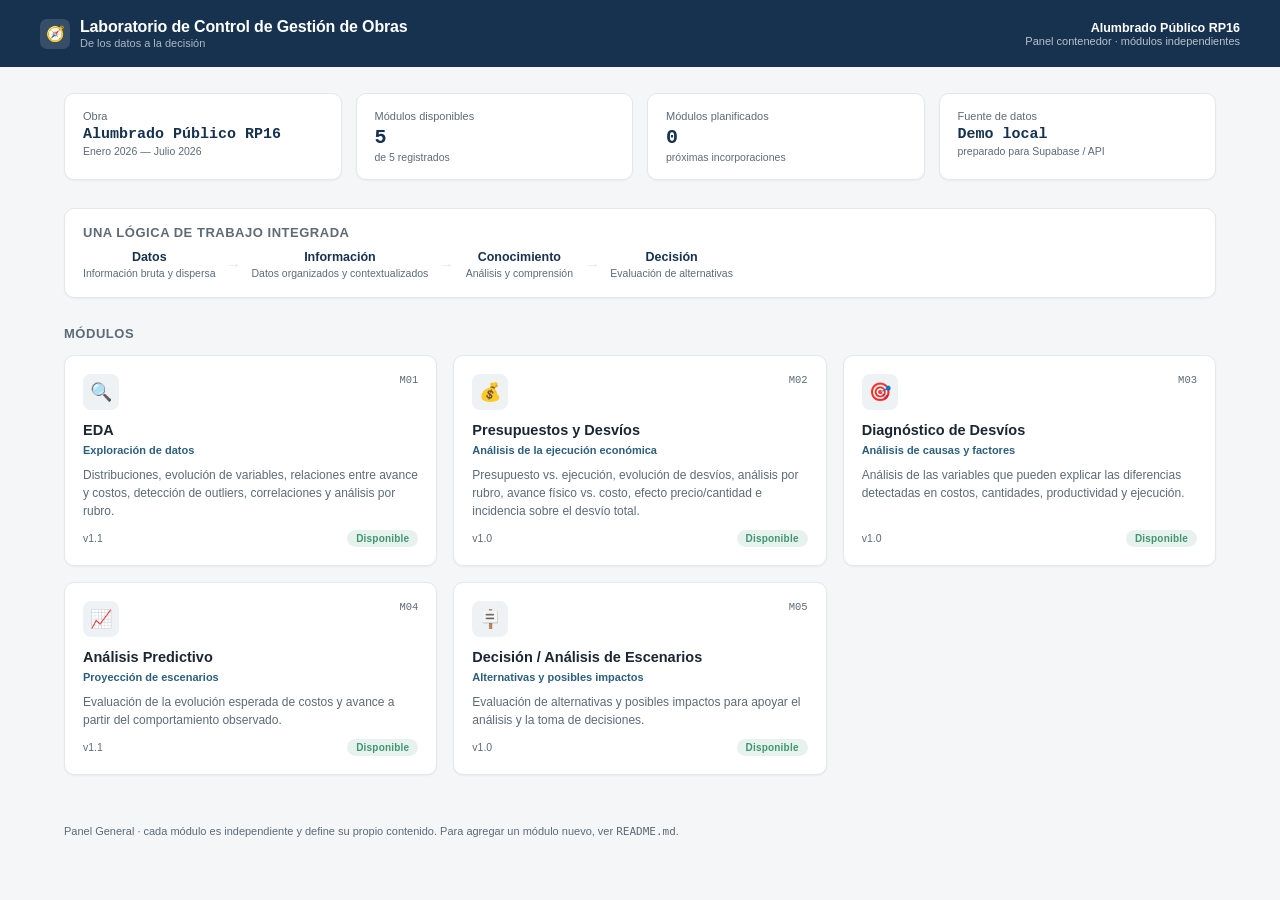
<file: index.html>
<!DOCTYPE html>
<html lang="es">
<head>
<meta charset="UTF-8">
<meta name="viewport" content="width=device-width, initial-scale=1.0">
<title>Laboratorio de Control de Gestión de Obras — Panel General</title>

<!-- Favicon -->
<link rel="icon" type="image/png" href="/favicon.png">

<!-- URL canónica del proyecto -->
<link rel="canonical" href="https://laboratorio-obras-control-gestion.vercel.app/">

<!-- Vista previa al compartir en LinkedIn/WhatsApp/etc. -->
<meta property="og:type" content="website">
<meta property="og:title" content="Laboratorio de Control de Gestión de Obras">
<meta property="og:description" content="Entorno analítico modular para transformar datos de obra en información para la toma de decisiones.">
<meta property="og:image" content="https://laboratorio-obras-control-gestion.vercel.app/preview.png">
<meta property="og:image:width" content="1200">
<meta property="og:image:height" content="630">
<meta property="og:image:alt" content="Laboratorio de Control de Gestión de Obras">
<meta property="og:url" content="https://laboratorio-obras-control-gestion.vercel.app/">

<meta name="twitter:card" content="summary_large_image">
<meta name="twitter:title" content="Laboratorio de Control de Gestión de Obras">
<meta name="twitter:description" content="Entorno analítico modular para el control y análisis de gestión de obras.">
<meta name="twitter:image" content="https://laboratorio-obras-control-gestion.vercel.app/preview.png">

<link rel="stylesheet" href="assets/css/tokens.css">
<link rel="stylesheet" href="assets/css/shell.css">
</head>
<body>

<header class="shell-header">
  <div class="shell-header-inner">
    <div class="brand">
      <div class="mark">🧭</div>
      <div>
        <h1 id="brand-title">Laboratorio de Control de Gestión de Obras</h1>
        <div class="brand-sub" id="brand-tagline">De los datos a la decisión</div>
      </div>
    </div>
    <div class="header-meta">
      <b>Alumbrado Público RP16</b>
      Panel contenedor · módulos independientes
    </div>
  </div>
</header>

<main class="shell-main">
  <div id="app">
    <section class="overview" id="overview">
      <!-- Renderizado por shell.js a partir de config/modules.json -->
    </section>

    <div class="flujo-wrap">
      <div class="section-title" style="margin-bottom:10px;">Una lógica de trabajo integrada</div>
      <div id="flujo"><!-- Renderizado por shell.js --></div>
    </div>

    <div class="section-title">Módulos</div>
    <section class="module-grid" id="module-grid">
      <!-- Renderizado por shell.js -->
    </section>
  </div>
</main>

<footer class="shell-footer">
  Panel General · cada módulo es independiente y define su propio contenido. Para agregar un módulo nuevo, ver <code>README.md</code>.
</footer>

<script src="assets/js/shell.js"></script>
</body>
</html>
</file>
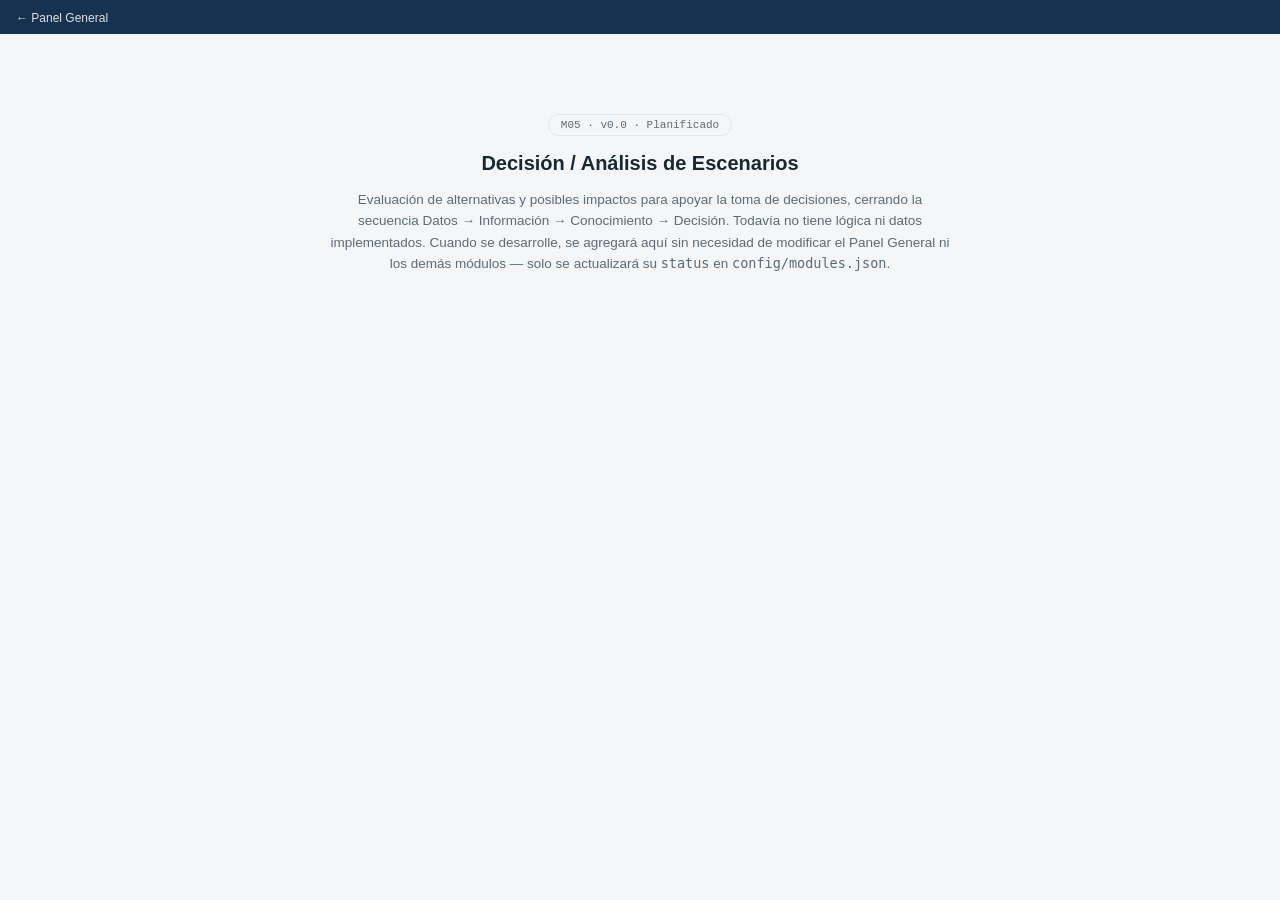
<file: modules/index.html>
<!DOCTYPE html>
<html lang="es">
<head>
<meta charset="UTF-8">
<meta name="viewport" content="width=device-width, initial-scale=1.0">
<title>Decisión / Análisis de Escenarios — En construcción</title>
<link rel="icon" href="data:image/svg+xml,%3Csvg xmlns='http://www.w3.org/2000/svg' viewBox='0 0 100 100'%3E%3Ctext y='.9em' font-size='90'%3E%F0%9F%AA%A7%3C/text%3E%3C/svg%3E">
<link rel="stylesheet" href="../../assets/css/tokens.css">
<style>
  body{margin:0;background:var(--bg);color:var(--text);font-family:var(--font-ui);}
  .topbar{background:var(--header-dark);padding:8px 16px;}
  .topbar a{color:#fff;opacity:.85;font-size:12px;text-decoration:none;}
  .wrap{max-width:620px;margin:80px auto;padding:0 20px;text-align:center;}
  .badge{display:inline-block;font-family:var(--font-mono);font-size:11px;color:var(--text-sec);border:1px solid var(--border);border-radius:20px;padding:4px 12px;margin-bottom:16px;}
  h1{font-size:20px;margin:0 0 10px;}
  p{color:var(--text-sec);font-size:13.5px;line-height:1.6;}
</style>
</head>
<body>
  <div class="topbar"><a href="../../index.html">&larr; Panel General</a></div>
  <div class="wrap">
    <div class="badge">M05 · v0.0 · Planificado</div>
    <h1>Decisión / Análisis de Escenarios</h1>
    <p>Evaluación de alternativas y posibles impactos para apoyar la toma de decisiones,
    cerrando la secuencia Datos → Información → Conocimiento → Decisión. Todavía no tiene
    lógica ni datos implementados. Cuando se desarrolle, se agregará aquí sin necesidad de
    modificar el Panel General ni los demás módulos — solo se actualizará su
    <code>status</code> en <code>config/modules.json</code>.</p>
  </div>
</body>
</html>
</file>
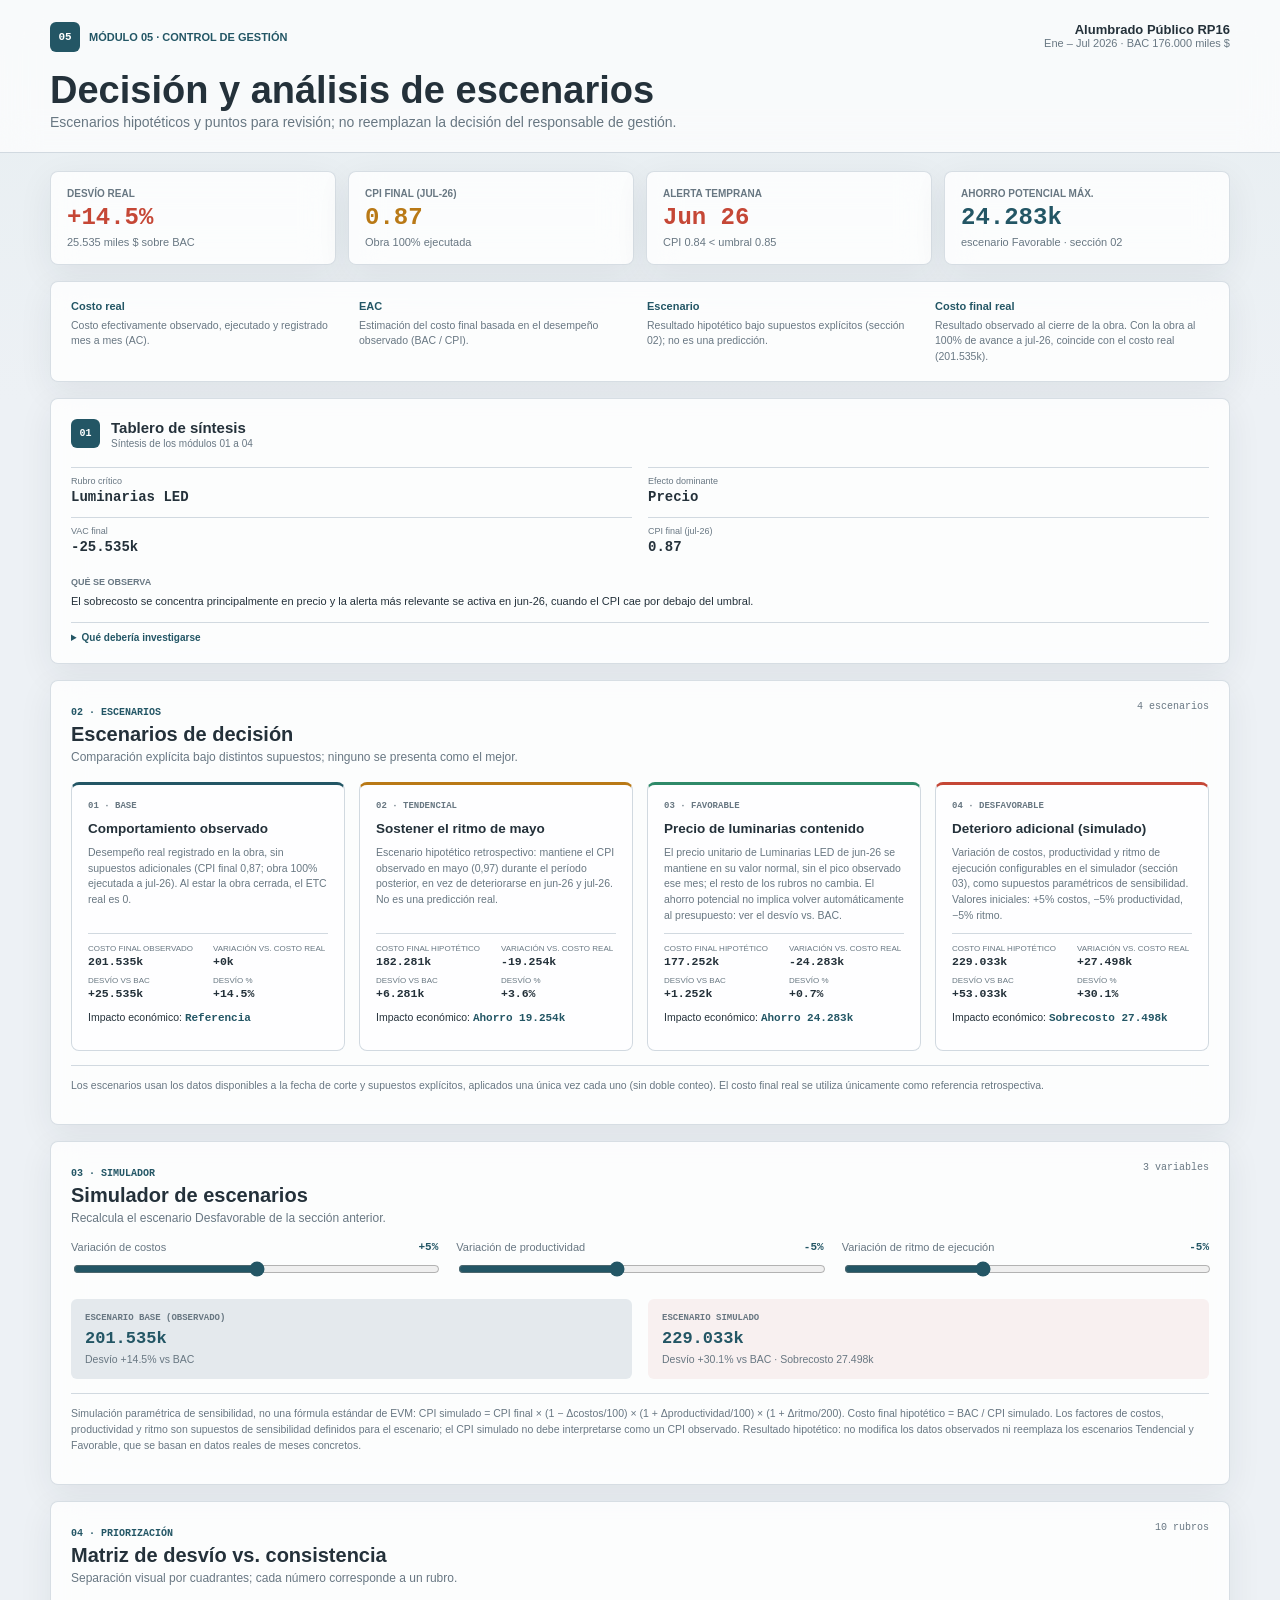
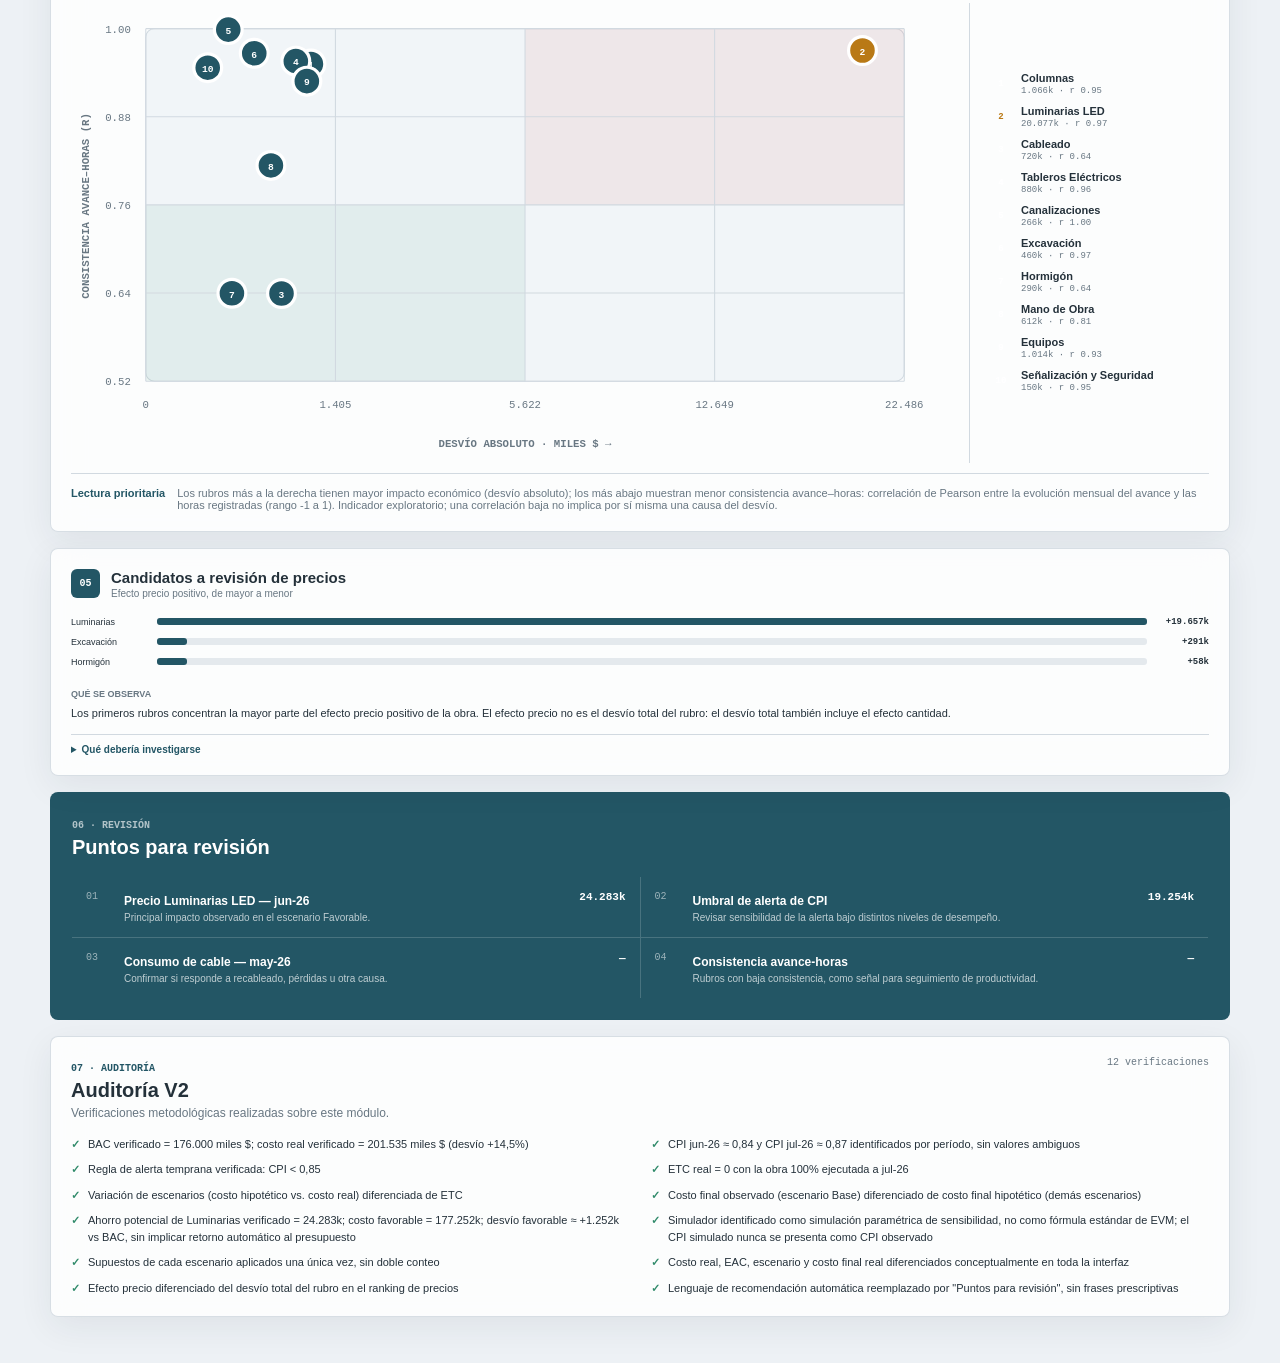
<file: modules/decision/index.html>
<!doctype html>
<html lang="es">
<head>
<meta charset="utf-8">
<meta name="viewport" content="width=device-width,initial-scale=1">
<title>Decisión y análisis de escenarios | Alumbrado Público RP16</title>
<meta name="description" content="Tablero de escenarios, desvíos y puntos para revisión de la obra Alumbrado Público RP16.">
<style>
:root{--bg:#edf1f5;--fg:#24313a;--card:rgba(255,255,255,.82);--primary:#235665;--on-primary:#fff;--muted:#687782;--line:#d1d9e0;--danger:#c54736;--warning:#b97916;--success:#2f8a69;--soft:#e4e9ed;--shadow:0 10px 35px rgba(24,42,56,.07)}
*{box-sizing:border-box}html{scroll-behavior:smooth}body{margin:0;background:var(--bg);color:var(--fg);font-family:"Segoe UI",Arial,sans-serif;letter-spacing:0}.dashboard{min-height:100vh;background:linear-gradient(180deg,#e7eef1 0,var(--bg) 25rem)}.shell{width:min(1180px,calc(100% - 32px));margin-inline:auto}.dashboard-header{border-bottom:1px solid var(--line);background:rgba(255,255,255,.7);backdrop-filter:blur(18px)}.header-inner{padding-block:22px;position:relative}.header-kicker{display:flex;align-items:center;gap:9px;color:var(--primary);font-size:11px;font-weight:700;text-transform:uppercase}.brand-mark{display:grid;place-items:center;width:30px;height:30px;border-radius:6px;background:var(--primary);color:var(--on-primary);font-family:Consolas,monospace}.project-meta{position:absolute;right:0;top:22px;text-align:right;font-size:11px;color:var(--muted)}.project-meta b,.project-meta span{display:block}.project-meta b{font-size:13px;color:var(--fg)}h1{margin:18px 0 3px;font-size:clamp(25px,4vw,38px);line-height:1.08;font-weight:650}.header-inner>p{margin:0;color:var(--muted);font-size:14px}.content{padding-block:18px 42px}.kpi-grid{display:grid;grid-template-columns:repeat(auto-fit,minmax(160px,1fr));gap:12px}.kpi,.glass{background:var(--card);border:1px solid rgba(209,217,224,.85);box-shadow:var(--shadow);backdrop-filter:blur(16px)}.kpi{padding:16px;border-radius:8px;display:flex;flex-direction:column;min-width:0}.kpi>span{font-size:10px;font-weight:700;text-transform:uppercase;color:var(--muted)}.kpi strong{margin-top:7px;font:600 24px/1 Consolas,monospace;color:var(--primary)}.kpi small{margin-top:6px;color:var(--muted);font-size:11px}.danger{color:var(--danger)!important}.warning{color:var(--warning)!important}.matrix-section{margin-top:16px;padding:20px;border-radius:8px}.section-heading{display:flex;justify-content:space-between;gap:14px;align-items:start}.section-heading h2,.recommendation-head h2{margin:3px 0 0;font-size:20px;line-height:1.2}.section-heading p{margin:4px 0 0;font-size:12px;color:var(--muted)}.section-no,.recommendation-head>span{font:600 10px Consolas,monospace;color:var(--primary)}.count{font:500 10px Consolas,monospace;color:var(--muted);white-space:nowrap}.matrix-layout{display:grid;grid-template-columns:minmax(0,1fr) 240px;gap:22px;margin-top:18px}.plot-scroll{min-width:0}.matrix{display:block;width:100%;height:auto;min-height:360px}.matrix .plot-bg{fill:rgba(237,241,245,.7);stroke:var(--line)}.matrix .risk-zone{fill:rgba(197,71,54,.08)}.matrix .safe-zone{fill:rgba(47,138,105,.08)}.matrix .grid-line{stroke:var(--line);stroke-width:1}.matrix .axis-tick{font:10px Consolas,monospace;fill:var(--muted)}.matrix .axis-title{font:600 10px Consolas,monospace;fill:var(--muted);text-transform:uppercase}.point circle{stroke:#fff;stroke-width:3}.point text{font:700 9px Consolas,monospace;fill:#fff}.point-critical circle,.legend-index.critical{fill:var(--danger)}.point-warning circle,.legend-index.warning{fill:var(--warning)}.point-normal circle,.legend-index.normal{fill:var(--primary)}.matrix-legend{list-style:none;margin:0;padding:4px 0 4px 20px;border-left:1px solid var(--line);display:grid;grid-template-columns:1fr;align-content:center;gap:9px}.matrix-legend li{display:flex;align-items:center;gap:9px;min-width:0}.legend-index{width:22px;height:22px;display:grid;place-items:center;border-radius:50%;color:#fff;font:600 9px Consolas,monospace;flex:none}.matrix-legend b,.matrix-legend small{display:block}.matrix-legend b{font-size:11px}.matrix-legend small{font:9px Consolas,monospace;color:var(--muted);margin-top:2px}.matrix-note{display:flex;gap:12px;border-top:1px solid var(--line);padding-top:13px;margin-top:10px;font-size:11px}.matrix-note b{color:var(--primary);white-space:nowrap}.matrix-note span{color:var(--muted)}.analysis-grid{display:grid;grid-template-columns:1fr;gap:16px;margin-top:16px}.panel{border-radius:8px;padding:20px;display:flex;flex-direction:column}.panel-head{display:flex;gap:11px;align-items:start}.panel-no{width:29px;height:29px;border-radius:6px;display:grid;place-items:center;background:var(--primary);color:#fff;font:600 10px Consolas,monospace;flex:none}.panel h3{margin:0;font-size:15px}.panel-head p{margin:2px 0 0;font-size:10px;color:var(--muted)}.stats{display:grid;grid-template-columns:1fr 1fr;gap:12px 16px;margin-top:18px}.stats div{border-top:1px solid var(--line);padding-top:8px}.stats span,.stats b{display:block}.stats span{font-size:9px;color:var(--muted)}.stats b{font:600 14px Consolas,monospace;margin-top:3px}.observation{margin-top:auto;padding-top:16px}.observation>span{font-size:9px;font-weight:700;text-transform:uppercase;color:var(--muted)}.observation>p,.observation details p{font-size:11px;line-height:1.55;margin:4px 0 0}.observation details{border-top:1px solid var(--line);margin-top:12px;padding-top:9px}.observation summary{cursor:pointer;color:var(--primary);font-size:10px;font-weight:600}.observation details p{color:var(--muted)}.comparison{margin-top:18px;display:grid;gap:12px}.comparison div{display:grid;grid-template-columns:1fr auto;gap:4px;font-size:10px}.comparison b{font-family:Consolas,monospace}.comparison i{grid-column:1/-1;height:7px;background:var(--danger);border-radius:3px}.comparison i.contained{background:var(--success)}.headline{margin:13px 0 0;font-size:11px}.bars{margin-top:18px;display:grid;gap:10px}.bar-row{display:grid;grid-template-columns:78px 1fr 54px;gap:8px;align-items:center;font-size:9px}.bar-row>i{height:7px;border-radius:3px;background:var(--soft)}.bar-row em{display:block;height:100%;border-radius:3px;background:var(--primary)}.bar-row b{font:600 9px Consolas,monospace;text-align:right}.recommendations{margin-top:16px;padding:22px;border-radius:8px;background:var(--primary);color:#fff}.recommendation-head>span{color:rgba(255,255,255,.65)}.recommendations ol{list-style:none;padding:0;margin:18px 0 0;display:grid;grid-template-columns:1fr 1fr;gap:1px;background:rgba(255,255,255,.17)}.recommendations li{display:grid;grid-template-columns:28px 1fr auto;gap:10px;padding:14px;background:var(--primary);align-items:start}.recommendations li>span{font:500 10px Consolas,monospace;opacity:.55}.recommendations li b{font-size:12px}.recommendations li p{margin:3px 0 0;font-size:10px;opacity:.7}.recommendations li strong{font:600 11px Consolas,monospace}
.concept-strip{margin-top:16px;padding:16px 20px;border-radius:8px;display:grid;grid-template-columns:repeat(4,1fr);gap:14px}.concept-strip div{font-size:10.5px;line-height:1.5;color:var(--muted)}.concept-strip b{display:block;color:var(--primary);font-size:11px;margin-bottom:3px}
.scenario-grid{display:grid;grid-template-columns:repeat(4,1fr);gap:14px;margin-top:18px}.scenario-card{background:rgba(255,255,255,.55);border:1px solid var(--line);border-top:3px solid var(--line);border-radius:8px;padding:16px;display:flex;flex-direction:column;gap:9px;min-width:0}.scenario-card.tag-base{border-top-color:var(--primary)}.scenario-card.tag-tendencial{border-top-color:var(--warning)}.scenario-card.tag-favorable{border-top-color:var(--success)}.scenario-card.tag-desfavorable{border-top-color:var(--danger)}.scenario-tag{font:700 9px Consolas,monospace;text-transform:uppercase;color:var(--muted)}.scenario-card h4{margin:1px 0 0;font-size:13.5px}.scenario-assump{font-size:10.5px;color:var(--muted);line-height:1.5;margin:0}.scenario-stats{display:grid;grid-template-columns:1fr 1fr;gap:8px 10px;margin-top:auto;padding-top:10px;border-top:1px solid var(--line)}.scenario-stats span{display:block;font-size:8px;color:var(--muted);text-transform:uppercase}.scenario-stats b{display:block;font:600 11.5px Consolas,monospace;margin-top:2px;color:var(--fg)}.scenario-impact{margin-top:2px;font-size:10.5px}.scenario-impact strong{font:600 11px Consolas,monospace;color:var(--primary)}
.sliders{display:grid;grid-template-columns:repeat(3,1fr);gap:18px;margin-top:16px}.slider-item label{display:flex;justify-content:space-between;font-size:11px;color:var(--muted);margin-bottom:6px}.slider-item output{font:600 11px Consolas,monospace;color:var(--primary)}.slider-item input[type=range]{width:100%;accent-color:var(--primary)}
.sim-compare{margin-top:18px;display:grid;grid-template-columns:1fr 1fr;gap:16px}.sim-box{padding:14px;border-radius:6px;background:var(--soft)}.sim-box.is-sim{background:rgba(197,71,54,.07)}.sim-box>span{display:block;font:700 9px Consolas,monospace;text-transform:uppercase;color:var(--muted)}.sim-box b{display:block;font:600 17px Consolas,monospace;margin-top:6px;color:var(--primary)}.sim-box small{display:block;margin-top:5px;color:var(--muted);font-size:10.5px}
.formula-note{margin-top:14px;font-size:10.5px;color:var(--muted);line-height:1.55;border-top:1px solid var(--line);padding-top:11px}
.audit-block ul{list-style:none;margin:16px 0 0;padding:0;display:grid;grid-template-columns:1fr 1fr;gap:9px 22px}.audit-block li{font-size:11px;line-height:1.5;display:flex;gap:8px;align-items:start;color:var(--fg)}.audit-block li:before{content:"✓";color:var(--success);font-weight:700;flex:none}
@media(max-width:760px){.shell{width:min(100% - 24px,620px)}.header-inner{padding-block:16px}.project-meta{position:static;text-align:left;margin-top:15px;padding-top:11px;border-top:1px solid var(--line)}h1{margin-top:15px;font-size:27px}.kpi-grid{gap:7px;grid-template-columns:repeat(2,1fr)}.kpi{padding:11px 9px}.kpi strong{font-size:18px}.kpi small{font-size:9px}.matrix-section{padding:14px}.matrix-layout{display:block}.plot-scroll{overflow-x:auto;margin-inline:-8px;padding-inline:8px}.matrix{width:700px;min-height:0}.matrix-legend{border-left:0;border-top:1px solid var(--line);padding:14px 0 0;margin-top:8px;grid-template-columns:1fr 1fr;gap:10px}.matrix-note{display:block}.matrix-note b,.matrix-note span{display:block}.matrix-note span{margin-top:4px}.analysis-grid{grid-template-columns:1fr}.recommendations{padding:18px}.recommendations ol{grid-template-columns:1fr}.section-heading p{display:none}.concept-strip{grid-template-columns:1fr 1fr}.scenario-grid{grid-template-columns:1fr 1fr}.sliders{grid-template-columns:1fr}.sim-compare{grid-template-columns:1fr}.audit-block ul{grid-template-columns:1fr}}
@media print{body{background:#fff}.dashboard{background:#fff}.glass,.kpi{box-shadow:none;backdrop-filter:none}.analysis-grid{break-inside:avoid}.matrix-section,.recommendations{break-inside:avoid}}
</style>
</head>
<body><div id="app"></div>
<script>
const MESES=["Ene 26","Feb 26","Mar 26","Abr 26","May 26","Jun 26","Jul 26"];
const RUBROS=[
{id:"columnas",nombre:"Columnas",corto:"Columnas",presupuesto:[0,0,5200,9100,7800,3900,0],costo:[0,0,4576,10010,8970,3510,0],avance:[0,0,20,35,30,15,0],horas:[0,0,177,481,339,187,0],cantidadReal:179.5,cantidadPresup:170},
{id:"luminarias",nombre:"Luminarias LED",corto:"Luminarias",presupuesto:[0,0,0,1700,5100,11900,15300],costo:[0,0,0,2006,4335,34272,13464],avance:[0,0,0,5,15,35,45],horas:[0,0,0,47,213,339,390],cantidadReal:344.2,cantidadPresup:340,consumoMensual:[0,0,0,17.2,52.5,115.4,159.1]},
{id:"cableado",nombre:"Cableado",corto:"Cableado",presupuesto:[0,0,0,6000,9000,9000,6000],costo:[0,0,0,6900,8100,10620,5100],avance:[0,0,0,20,30,30,20],horas:[0,0,0,241,484,274,269],cantidadReal:14944.5,cantidadPresup:14200},
{id:"tableros",nombre:"Tableros Eléctricos",corto:"Tableros",presupuesto:[0,0,0,0,4000,6400,5600],costo:[0,0,0,0,4720,5440,6720],avance:[0,0,0,0,25,40,35],horas:[0,0,0,0,159,317,223],cantidadReal:14.1,cantidadPresup:13},
{id:"canalizaciones",nombre:"Canalizaciones",corto:"Canaliz.",presupuesto:[0,2800,4900,4200,2100,0,0],costo:[0,2380,5880,3696,2310,0,0],avance:[0,20,35,30,15,0,0],horas:[0,149,209,185,128,0,0],cantidadReal:5808.7,cantidadPresup:5700},
{id:"excavacion",nombre:"Excavación",corto:"Excavación",presupuesto:[2800,3200,2000,0,0,0,0],costo:[3220,2880,2360,0,0,0,0],avance:[35,40,25,0,0,0,0],horas:[142,211,88,0,0,0,0],cantidadReal:2603.9,cantidadPresup:2550},
{id:"hormigon",nombre:"Hormigón",corto:"Hormigón",presupuesto:[2000,3000,3000,2000,0,0,0],costo:[1800,3540,2550,2400,0,0,0],avance:[20,30,30,20,0,0,0],horas:[120,120,177,109,0,0,0],cantidadReal:480.9,cantidadPresup:470},
{id:"manoobra",nombre:"Mano de Obra",corto:"M. Obra",presupuesto:[1600,2400,3200,3600,3600,3200,2400],costo:[1840,2160,3776,3060,4320,2816,2640],avance:[8,12,16,18,18,16,12],horas:[132,259,230,440,363,245,248],cantidadReal:1917,cantidadPresup:1850},
{id:"equipos",nombre:"Equipos",corto:"Equipos",presupuesto:[1200,1800,1200,2400,1800,2400,1200],costo:[900,2430,840,3000,1404,2880,1560],avance:[10,15,10,20,15,20,10],horas:[36,36,35,66,45,69,28],cantidadReal:315,cantidadPresup:290},
{id:"senalizacion",nombre:"Señalización y Seguridad",corto:"Señaliz.",presupuesto:[480,600,600,720,900,1200,1500],costo:[566,510,720,634,990,1380,1350],avance:[8,10,10,12,15,20,25],horas:[19,35,29,35,61,55,90],cantidadReal:59.8,cantidadPresup:58}
];
const sum=a=>a.reduce((x,y)=>x+y,0),mean=a=>sum(a)/a.length;
const pearson=(x,y)=>{if(x.length<3)return 0;const mx=mean(x),my=mean(y);let n=0,dx=0,dy=0;x.forEach((v,i)=>{n+=(v-mx)*(y[i]-my);dx+=(v-mx)**2;dy+=(y[i]-my)**2});return dx&&dy?n/Math.sqrt(dx*dy):0};
const data=RUBROS.map(r=>{const presupuestoTotal=sum(r.presupuesto),costoTotal=sum(r.costo),active=r.costo.map((v,i)=>v>0?i:-1).filter(i=>i>=0),precioPresup=presupuestoTotal/r.cantidadPresup,precioReal=costoTotal/r.cantidadReal;return {...r,presupuestoTotal,costoTotal,desvioAbs:costoTotal-presupuestoTotal,desvioPct:(costoTotal-presupuestoTotal)/presupuestoTotal*100,efectoPrecio:(precioReal-precioPresup)*r.cantidadReal,efectoCantidad:(r.cantidadReal-r.cantidadPresup)*precioPresup,consistencia:pearson(active.map(i=>r.avance[i]),active.map(i=>r.horas[i]))}});
const BAC=sum(data.map(r=>r.presupuestoTotal)),TOTAL=sum(data.map(r=>r.costoTotal)),DESVIO=(TOTAL-BAC)/BAC*100;
const monthlyCost=MESES.map((_,i)=>sum(RUBROS.map(r=>r.costo[i]||0)));let acc=0;const AC=monthlyCost.map(v=>acc+=v);const EV=MESES.map((_,i)=>data.reduce((t,r)=>t+r.presupuestoTotal*sum(r.avance.slice(0,i+1)),0)/100);const CPI=EV.map((v,i)=>v/AC[i]);
// --- AUDITORÍA V2: misma fuente de datos y misma metodología EVM (BAC/CPI) del Módulo 04. Umbral de alerta y regla sin cambios respecto a M04. ---
const UMBRAL_CPI=.85;
const alertaIdx=CPI.findIndex(v=>v<UMBRAL_CPI);
const lum=data.find(r=>r.id==="luminarias"),consumo=lum.consumoMensual,precioNormal=(lum.costo[3]+lum.costo[4]+lum.costo[6])/(consumo[3]+consumo[4]+consumo[6]),ahorroLum=lum.costo[5]-consumo[5]*precioNormal,costoContra=TOTAL-ahorroLum,desvioContra=(costoContra-BAC)/BAC*100,costoMayo=BAC/CPI[4],ahorroMayo=TOTAL-costoMayo;
// Escenario FAVORABLE (precio de luminarias sin el pico de jun-26) y TENDENCIAL (sostener el CPI de may-26): ETC e impacto se calculan contra el costo real (AC final = TOTAL, obra 100% ejecutada).
const etcContra=costoContra-TOTAL,desvioAbsContra=costoContra-BAC,desvioPctContra=desvioAbsContra/BAC*100;
const etcMayo=costoMayo-TOTAL,desvioAbsMayo=costoMayo-BAC,desvioPctMayo=desvioAbsMayo/BAC*100;
// Escenario DESFAVORABLE: sensibilidad paramétrica (simulador sección 03). CPI simulado = CPI final × (1-Δcostos/100) × (1+Δproductividad/100) × (1+Δritmo/200). No sustituye a los escenarios basados en datos reales.
const simulate=(dc,dp,dr)=>{const cpiSim=CPI[6]*(1-dc/100)*(1+dp/100)*(1+dr/200),eacSim=BAC/cpiSim,etcSim=eacSim-TOTAL,desvioAbs=eacSim-BAC,desvioPct=desvioAbs/BAC*100;return{cpiSim,eacSim,etcSim,desvioAbs,desvioPct}};
const efectoPrecioPos=data.filter(r=>r.efectoPrecio>0).sort((a,b)=>b.efectoPrecio-a.efectoPrecio).slice(0,6),fmt=n=>new Intl.NumberFormat("es-AR",{maximumFractionDigits:Math.abs(n)<10?1:0}).format(n),pct=n=>`${n>=0?"+":""}${n.toFixed(1)}%`,level=r=>r.consistencia<.15&&Math.abs(r.desvioAbs)>2500?"critical":Math.abs(r.desvioAbs)>5000?"warning":"normal";
const max=Math.max(...data.map(r=>Math.abs(r.desvioAbs)),1)*1.12,minC=Math.max(-1,Math.min(...data.map(r=>r.consistencia))-.12),maxC=Math.min(1,Math.max(...data.map(r=>r.consistencia))+.06),yPos=v=>354-((v-minC)/(maxC-minC))*330;
const ticksX=[0,.25,.5,.75,1].map(v=>`<g><line x1="${70+v*710}" x2="${70+v*710}" y1="24" y2="354" class="grid-line"/><text x="${70+v*710}" y="379" text-anchor="middle" class="axis-tick">${fmt(v*v*max)}</text></g>`).join("");
const ticksY=[0,.25,.5,.75,1].map(s=>{const v=minC+s*(maxC-minC),y=yPos(v);return `<g><line x1="70" x2="780" y1="${y}" y2="${y}" class="grid-line"/><text x="56" y="${y+4}" text-anchor="end" class="axis-tick">${v.toFixed(2)}</text></g>`}).join("");
const points=data.map((r,i)=>{const x=70+Math.sqrt(Math.abs(r.desvioAbs)/max)*710,y=yPos(r.consistencia);return `<g class="point point-${level(r)}"><title>${r.nombre}: desvío ${fmt(r.desvioAbs)} · r ${r.consistencia.toFixed(2)}</title><circle cx="${x}" cy="${y}" r="13"/><text x="${x}" y="${y+4}" text-anchor="middle">${i+1}</text></g>`}).join("");
const legend=data.map((r,i)=>`<li><span class="legend-index ${level(r)}">${i+1}</span><span><b>${r.nombre}</b><small>${fmt(r.desvioAbs)}k · r ${r.consistencia.toFixed(2)}</small></span></li>`).join("");
const stats=items=>`<div class="stats">${items.map(([a,b])=>`<div><span>${a}</span><b>${b}</b></div>`).join("")}</div>`;
const panel=(no,title,subtitle,body,obs,invest)=>`<article class="glass panel"><div class="panel-head"><span class="panel-no">${no}</span><div><h3>${title}</h3><p>${subtitle}</p></div></div>${body}<div class="observation"><span>Qué se observa</span><p>${obs}</p><details><summary>Qué debería investigarse</summary><p>${invest}</p></details></div></article>`;
const maxBar=Math.max(...efectoPrecioPos.map(r=>r.efectoPrecio)),bars=`<div class="bars">${efectoPrecioPos.map(r=>`<div class="bar-row"><span>${r.corto}</span><i><em style="width:${Math.max(3,r.efectoPrecio/maxBar*100)}%"></em></i><b>+${fmt(r.efectoPrecio)}k</b></div>`).join("")}</div>`;
const scenarioCard=(tagClass,tagLabel,name,costLabel,assump,costo,etc,dAbs,dPct,impacto,idPrefix)=>{
 const dir=impacto<0?"Ahorro":impacto>0?"Sobrecosto":"Referencia",impTxt=dir==="Referencia"?dir:`${dir} ${fmt(Math.abs(impacto))}k`;
 const id=f=>idPrefix?` id="${idPrefix}-${f}"`:"";
 return `<article class="scenario-card tag-${tagClass}"><span class="scenario-tag">${tagLabel}</span><h4>${name}</h4><p class="scenario-assump">${assump}</p><div class="scenario-stats"><div><span>${costLabel}</span><b${id("costo")}>${fmt(costo)}k</b></div><div><span>Variación vs. costo real</span><b${id("etc")}>${etc>=0?"+":""}${fmt(etc)}k</b></div><div><span>Desvío vs BAC</span><b${id("dabs")}>${dAbs>=0?"+":""}${fmt(dAbs)}k</b></div><div><span>Desvío %</span><b${id("dpct")}>${pct(dPct)}</b></div></div><p class="scenario-impact">Impacto económico: <strong${id("impacto")}>${impTxt}</strong></p></article>`;
};
const scenariosHTML=
 scenarioCard("base","01 · BASE","Comportamiento observado","Costo final observado","Desempeño real registrado en la obra, sin supuestos adicionales (CPI final 0,87; obra 100% ejecutada a jul-26). Al estar la obra cerrada, el ETC real es 0.",TOTAL,0,TOTAL-BAC,DESVIO,0)
+scenarioCard("tendencial","02 · TENDENCIAL","Sostener el ritmo de mayo","Costo final hipotético","Escenario hipotético retrospectivo: mantiene el CPI observado en mayo (0,97) durante el período posterior, en vez de deteriorarse en jun-26 y jul-26. No es una predicción real.",costoMayo,etcMayo,desvioAbsMayo,desvioPctMayo,etcMayo)
+scenarioCard("favorable","03 · FAVORABLE","Precio de luminarias contenido","Costo final hipotético","El precio unitario de Luminarias LED de jun-26 se mantiene en su valor normal, sin el pico observado ese mes; el resto de los rubros no cambia. El ahorro potencial no implica volver automáticamente al presupuesto: ver el desvío vs. BAC.",costoContra,etcContra,desvioAbsContra,desvioPctContra,etcContra)
+scenarioCard("desfavorable","04 · DESFAVORABLE","Deterioro adicional (simulado)","Costo final hipotético","Variación de costos, productividad y ritmo de ejecución configurables en el simulador (sección 03), como supuestos paramétricos de sensibilidad. Valores iniciales: +5% costos, −5% productividad, −5% ritmo.",0,0,0,0,0,"desf");
document.getElementById("app").innerHTML=`<div class="dashboard"><header class="dashboard-header"><div class="shell header-inner"><div class="header-kicker"><span class="brand-mark">05</span><span>Módulo 05 · Control de gestión</span></div><div class="project-meta"><b>Alumbrado Público RP16</b><span>Ene – Jul 2026 · BAC ${fmt(BAC)} miles $</span></div><h1>Decisión y análisis de escenarios</h1><p>Escenarios hipotéticos y puntos para revisión; no reemplazan la decisión del responsable de gestión.</p></div></header><main class="shell content">
<section class="kpi-grid" aria-label="Resumen ejecutivo">
<article class="kpi"><span>Desvío real</span><strong class="danger">${pct(DESVIO)}</strong><small>${fmt(TOTAL-BAC)} miles $ sobre BAC</small></article>
<article class="kpi"><span>CPI final (jul-26)</span><strong class="warning">${CPI[6].toFixed(2)}</strong><small>Obra 100% ejecutada</small></article>
<article class="kpi"><span>Alerta temprana</span><strong class="danger">${MESES[alertaIdx]}</strong><small>CPI ${CPI[alertaIdx].toFixed(2)} &lt; umbral ${UMBRAL_CPI}</small></article>
<article class="kpi"><span>Ahorro potencial máx.</span><strong>${fmt(ahorroLum)}k</strong><small>escenario Favorable · sección 02</small></article>
</section>
<div class="glass concept-strip"><div><b>Costo real</b>Costo efectivamente observado, ejecutado y registrado mes a mes (AC).</div><div><b>EAC</b>Estimación del costo final basada en el desempeño observado (BAC / CPI).</div><div><b>Escenario</b>Resultado hipotético bajo supuestos explícitos (sección 02); no es una predicción.</div><div><b>Costo final real</b>Resultado observado al cierre de la obra. Con la obra al 100% de avance a jul-26, coincide con el costo real (${fmt(TOTAL)}k).</div></div>
<div class="analysis-grid">${panel("01","Tablero de síntesis","Síntesis de los módulos 01 a 04",stats([["Rubro crítico","Luminarias LED"],["Efecto dominante","Precio"],["VAC final",`${fmt(BAC-TOTAL)}k`],["CPI final (jul-26)",CPI[6].toFixed(2)]]),"El sobrecosto se concentra principalmente en precio y la alerta más relevante se activa en jun-26, cuando el CPI cae por debajo del umbral.","Usar los escenarios de la sección 02 para separar el evento puntual de luminarias del deterioro general de desempeño.")}</div>
<section class="glass matrix-section"><div class="section-heading"><div><span class="section-no">02 · ESCENARIOS</span><h2>Escenarios de decisión</h2><p>Comparación explícita bajo distintos supuestos; ninguno se presenta como el mejor.</p></div><span class="count">4 escenarios</span></div><div class="scenario-grid">${scenariosHTML}</div><p class="formula-note">Los escenarios usan los datos disponibles a la fecha de corte y supuestos explícitos, aplicados una única vez cada uno (sin doble conteo). El costo final real se utiliza únicamente como referencia retrospectiva.</p></section>
<section class="glass matrix-section"><div class="section-heading"><div><span class="section-no">03 · SIMULADOR</span><h2>Simulador de escenarios</h2><p>Recalcula el escenario Desfavorable de la sección anterior.</p></div><span class="count">3 variables</span></div>
<div class="sliders">
<div class="slider-item"><label><span>Variación de costos</span><output id="valCosto">+5%</output></label><input type="range" id="slCosto" min="-10" max="20" value="5" step="1"></div>
<div class="slider-item"><label><span>Variación de productividad</span><output id="valProd">-5%</output></label><input type="range" id="slProd" min="-20" max="15" value="-5" step="1"></div>
<div class="slider-item"><label><span>Variación de ritmo de ejecución</span><output id="valRitmo">-5%</output></label><input type="range" id="slRitmo" min="-20" max="20" value="-5" step="1"></div>
</div>
<div class="sim-compare">
<div class="sim-box"><span>Escenario base (observado)</span><b>${fmt(TOTAL)}k</b><small>Desvío ${pct(DESVIO)} vs BAC</small></div>
<div class="sim-box is-sim"><span>Escenario simulado</span><b id="sim-costo">—</b><small>Desvío <span id="sim-dpct">—</span> vs BAC · <span id="sim-impacto">—</span></small></div>
</div>
<p class="formula-note">Simulación paramétrica de sensibilidad, no una fórmula estándar de EVM: CPI simulado = CPI final × (1 − Δcostos/100) × (1 + Δproductividad/100) × (1 + Δritmo/200). Costo final hipotético = BAC / CPI simulado. Los factores de costos, productividad y ritmo son supuestos de sensibilidad definidos para el escenario; el CPI simulado no debe interpretarse como un CPI observado. Resultado hipotético: no modifica los datos observados ni reemplaza los escenarios Tendencial y Favorable, que se basan en datos reales de meses concretos.</p>
</section>
<section class="glass matrix-section"><div class="section-heading"><div><span class="section-no">04 · PRIORIZACIÓN</span><h2>Matriz de desvío vs. consistencia</h2><p>Separación visual por cuadrantes; cada número corresponde a un rubro.</p></div><span class="count">10 rubros</span></div><div class="matrix-layout"><div class="plot-scroll"><svg class="matrix" viewBox="0 0 820 430" role="img" aria-label="Matriz de priorización de rubros"><rect x="70" y="24" width="710" height="330" rx="8" class="plot-bg"/><rect x="425" y="24" width="355" height="165" class="risk-zone"/><rect x="70" y="189" width="355" height="165" class="safe-zone"/>${ticksX}${ticksY}<text x="425" y="416" text-anchor="middle" class="axis-title">Desvío absoluto · miles $ →</text><text x="17" y="190" text-anchor="middle" transform="rotate(-90 17 190)" class="axis-title">Consistencia avance–horas (r)</text>${points}</svg></div><ol class="matrix-legend">${legend}</ol></div><div class="matrix-note"><b>Lectura prioritaria</b><span>Los rubros más a la derecha tienen mayor impacto económico (desvío absoluto); los más abajo muestran menor consistencia avance–horas: correlación de Pearson entre la evolución mensual del avance y las horas registradas (rango -1 a 1). Indicador exploratorio; una correlación baja no implica por sí misma una causa del desvío.</span></div></section>
<div class="analysis-grid">${panel("05","Candidatos a revisión de precios","Efecto precio positivo, de mayor a menor",bars,"Los primeros rubros concentran la mayor parte del efecto precio positivo de la obra. El efecto precio no es el desvío total del rubro: el desvío total también incluye el efecto cantidad.","Revisar redeterminaciones donde el desvío se explique por precio; para cantidad, revisar alcance y mediciones.")}</div>
<section class="recommendations"><div class="recommendation-head"><span>06 · REVISIÓN</span><h2>Puntos para revisión</h2></div><ol>
<li><span>01</span><div><b>Precio Luminarias LED — jun-26</b><p>Principal impacto observado en el escenario Favorable.</p></div><strong>${fmt(ahorroLum)}k</strong></li>
<li><span>02</span><div><b>Umbral de alerta de CPI</b><p>Revisar sensibilidad de la alerta bajo distintos niveles de desempeño.</p></div><strong>${fmt(Math.abs(etcMayo))}k</strong></li>
<li><span>03</span><div><b>Consumo de cable — may-26</b><p>Confirmar si responde a recableado, pérdidas u otra causa.</p></div><strong>—</strong></li>
<li><span>04</span><div><b>Consistencia avance-horas</b><p>Rubros con baja consistencia, como señal para seguimiento de productividad.</p></div><strong>—</strong></li>
</ol></section>
<section class="glass matrix-section audit-block"><div class="section-heading"><div><span class="section-no">07 · AUDITORÍA</span><h2>Auditoría V2</h2><p>Verificaciones metodológicas realizadas sobre este módulo.</p></div><span class="count">12 verificaciones</span></div><ul>
<li>BAC verificado = 176.000 miles $; costo real verificado = 201.535 miles $ (desvío +14,5%)</li>
<li>CPI jun-26 ≈ 0,84 y CPI jul-26 ≈ 0,87 identificados por período, sin valores ambiguos</li>
<li>Regla de alerta temprana verificada: CPI &lt; 0,85</li>
<li>ETC real = 0 con la obra 100% ejecutada a jul-26</li>
<li>Variación de escenarios (costo hipotético vs. costo real) diferenciada de ETC</li>
<li>Costo final observado (escenario Base) diferenciado de costo final hipotético (demás escenarios)</li>
<li>Ahorro potencial de Luminarias verificado = 24.283k; costo favorable = 177.252k; desvío favorable ≈ +1.252k vs BAC, sin implicar retorno automático al presupuesto</li>
<li>Simulador identificado como simulación paramétrica de sensibilidad, no como fórmula estándar de EVM; el CPI simulado nunca se presenta como CPI observado</li>
<li>Supuestos de cada escenario aplicados una única vez, sin doble conteo</li>
<li>Costo real, EAC, escenario y costo final real diferenciados conceptualmente en toda la interfaz</li>
<li>Efecto precio diferenciado del desvío total del rubro en el ranking de precios</li>
<li>Lenguaje de recomendación automática reemplazado por "Puntos para revisión", sin frases prescriptivas</li>
</ul></section>
</main></div>`;
function paintSim(){
 const dc=+document.getElementById("slCosto").value,dp=+document.getElementById("slProd").value,dr=+document.getElementById("slRitmo").value;
 document.getElementById("valCosto").textContent=(dc>=0?"+":"")+dc+"%";
 document.getElementById("valProd").textContent=(dp>=0?"+":"")+dp+"%";
 document.getElementById("valRitmo").textContent=(dr>=0?"+":"")+dr+"%";
 const s=simulate(dc,dp,dr),dir=s.etcSim<0?"Ahorro":s.etcSim>0?"Sobrecosto":"Referencia",impTxt=dir==="Referencia"?dir:`${dir} ${fmt(Math.abs(s.etcSim))}k`;
 document.getElementById("sim-costo").textContent=fmt(s.eacSim)+"k";
 document.getElementById("sim-dpct").textContent=pct(s.desvioPct);
 document.getElementById("sim-impacto").textContent=impTxt;
 document.getElementById("desf-costo").textContent=fmt(s.eacSim)+"k";
 document.getElementById("desf-etc").textContent=(s.etcSim>=0?"+":"")+fmt(s.etcSim)+"k";
 document.getElementById("desf-dabs").textContent=(s.desvioAbs>=0?"+":"")+fmt(s.desvioAbs)+"k";
 document.getElementById("desf-dpct").textContent=pct(s.desvioPct);
 document.getElementById("desf-impacto").textContent=impTxt;
}
["slCosto","slProd","slRitmo"].forEach(id=>document.getElementById(id).addEventListener("input",paintSim));
paintSim();
</script>
</body></html>
</file>
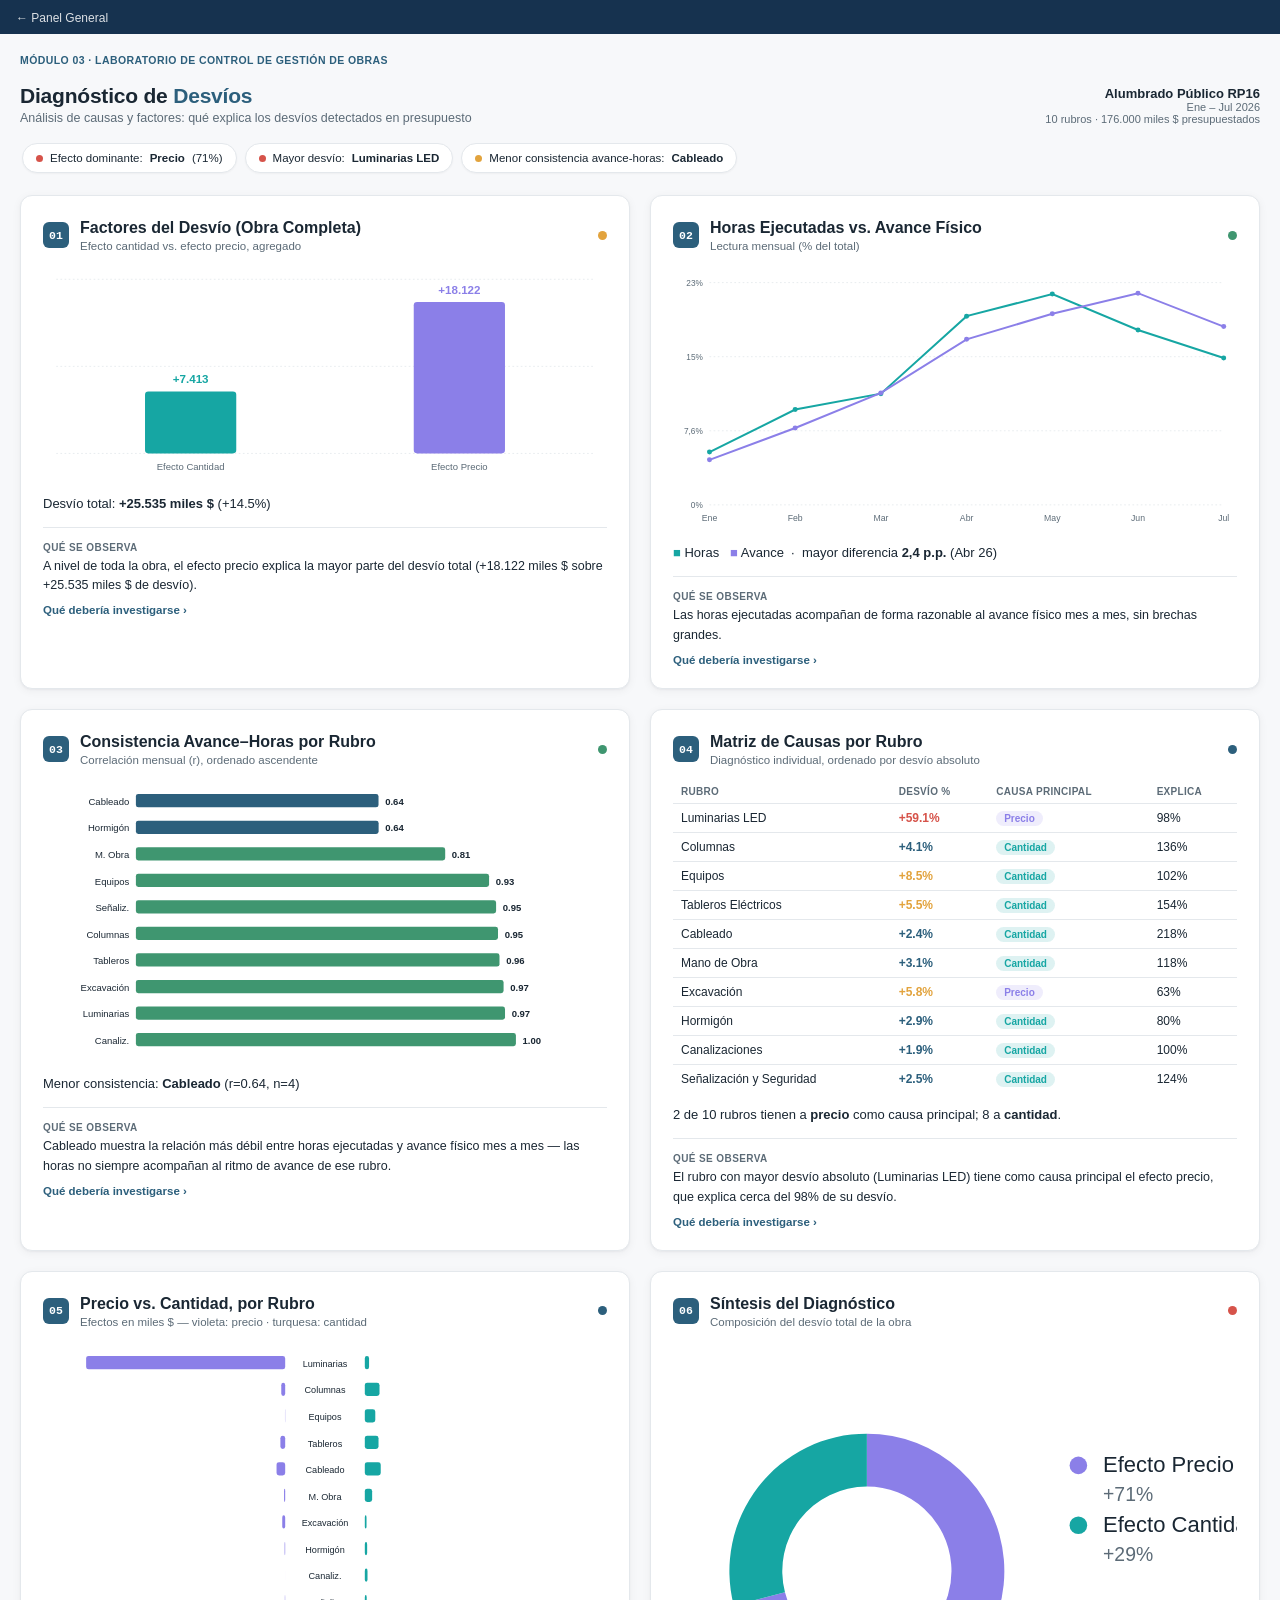
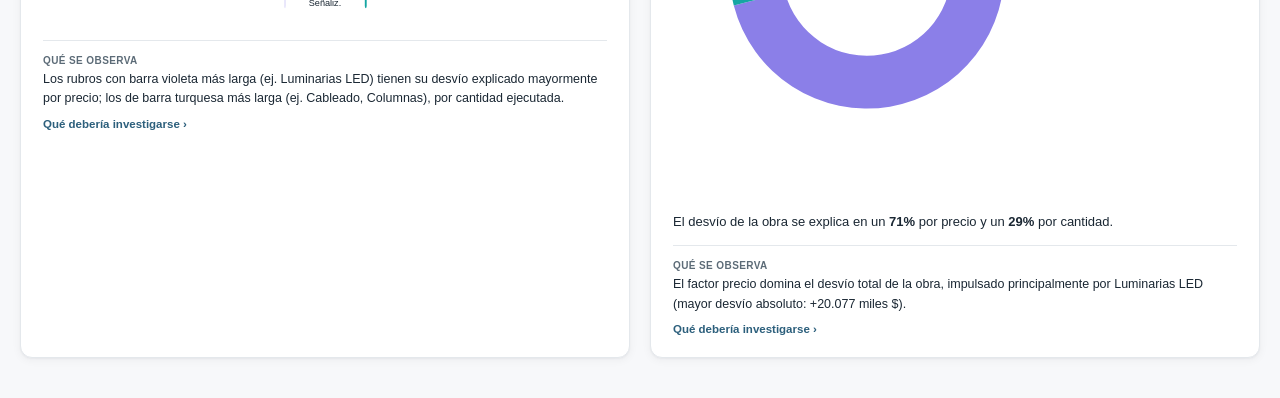
<file: modules/diagnostico-desvios/index.html>
<!DOCTYPE html>
<html lang="es">
<head>
<meta charset="UTF-8">
<meta name="viewport" content="width=device-width, initial-scale=1.0">
<title>Diagnóstico de Desvíos — Alumbrado Público RP16</title>
<link rel="icon" type="image/png" href="/favicon.png">
<style>
:root{
  --bg:#F7F8FA;
  --surface:#FFFFFF;
  --text:#1A2733;
  --text-sec:#5C6B77;
  --border:#E4E8EC;

  --neutral:#2C5F7C;
  --secondary:#8B7FE8;
  --productividad:#16A6A3;
  --atencion:#E2A33D;
  --critico:#D6534A;
  --positivo:#3F9670;

  --font-ui: -apple-system, BlinkMacSystemFont, "Segoe UI", Roboto, "Helvetica Neue", Arial, sans-serif;
  --font-mono: "SFMono-Regular", Consolas, "Liberation Mono", Menlo, monospace;
}
*{box-sizing:border-box;}
html,body{margin:0;background:var(--bg);color:var(--text);font-family:var(--font-ui);-webkit-font-smoothing:antialiased;}
h1,h3{margin:0;color:var(--text);}
p{margin:0;}

.page{min-height:100vh;display:flex;flex-direction:column;padding:20px 20px 40px;gap:16px;max-width:1320px;margin:0 auto;}

.modtag{font-size:10.5px;font-weight:700;letter-spacing:.04em;color:var(--neutral);text-transform:uppercase;}
.top{display:flex;justify-content:space-between;align-items:flex-end;flex-wrap:wrap;gap:10px;margin-top:2px;}
.top h1{font-size:21px;font-weight:700;letter-spacing:-0.01em;}
.top h1 span{color:var(--neutral);}
.top .sub{color:var(--text-sec);font-size:12.5px;margin-top:3px;}
.top .obra{text-align:right;font-size:11px;color:var(--text-sec);}
.top .obra b{display:block;color:var(--text);font-size:13px;font-weight:600;}
.top .obra span{display:block;}

.summary{display:flex;gap:8px;overflow-x:auto;padding:2px 2px 6px;scroll-snap-type:x proximity;-webkit-overflow-scrolling:touch;}
.summary::-webkit-scrollbar{display:none;}
.chip{flex:none;scroll-snap-align:start;display:flex;align-items:center;gap:7px;background:var(--surface);border:1px solid var(--border);border-radius:20px;padding:8px 13px;font-size:11.5px;color:var(--text);white-space:nowrap;box-shadow:0 1px 2px rgba(16,24,32,.04);}
.chip .dot{width:7px;height:7px;border-radius:50%;flex:none;}
.chip b{font-weight:600;}

.grid{display:grid;grid-template-columns:1fr 1fr;gap:20px;}
@media(max-width:760px){ .grid{grid-template-columns:1fr;gap:16px;} }

.card{background:var(--surface);border:1px solid var(--border);border-radius:12px;padding:22px;box-shadow:0 1px 2px rgba(16,24,32,.04), 0 2px 10px rgba(16,24,32,.05);display:flex;flex-direction:column;min-width:0;}
.chead{display:flex;align-items:center;gap:11px;}
.badge{flex:none;width:26px;height:26px;border-radius:6px;background:var(--neutral);color:#fff;display:flex;align-items:center;justify-content:center;font-family:var(--font-mono);font-size:11.5px;font-weight:700;}
.ctitle{flex:1;min-width:0;}
.ctitle h3{font-size:16px;font-weight:600;line-height:1.25;}
.ctitle .ctype{font-size:11.5px;color:var(--text-sec);margin-top:2px;}
.statusdot{flex:none;width:9px;height:9px;border-radius:50%;margin-left:6px;}
.statusdot[data-lvl="positivo"]{background:var(--positivo);}
.statusdot[data-lvl="atencion"]{background:var(--atencion);}
.statusdot[data-lvl="critico"]{background:var(--critico);}
.statusdot[data-lvl="neutral"]{background:var(--neutral);}

.panel-controls{display:flex;gap:6px;margin-top:10px;flex-wrap:wrap;align-items:center;}
.panel-controls select{font-size:11px;padding:4px 8px;border:1px solid var(--border);border-radius:5px;background:var(--surface);color:var(--text-sec);font-family:var(--font-ui);}

.chart-wrap{width:100%;margin-top:14px;}
.chart-wrap svg{width:100%;height:100%;display:block;font-variant-numeric:tabular-nums;}

.headline{font-size:13px;color:var(--text);margin-top:14px;font-variant-numeric:tabular-nums;}
.headline b{font-weight:700;}

.legend-row{display:flex;gap:16px;flex-wrap:wrap;margin-top:12px;font-size:11px;color:var(--text-sec);}
.legend-row .sw{display:inline-block;width:9px;height:9px;border-radius:2px;margin-right:5px;vertical-align:-1px;}

.diag-table{width:100%;border-collapse:collapse;margin-top:14px;font-size:12px;font-variant-numeric:tabular-nums;}
.diag-table th{text-align:left;font-size:10px;font-weight:700;color:var(--text-sec);text-transform:uppercase;letter-spacing:.03em;padding:6px 8px;border-bottom:1px solid var(--border);}
.diag-table td{padding:7px 8px;border-bottom:1px solid var(--border);}
.diag-table tr:last-child td{border-bottom:none;}
.cause-tag{font-size:10px;font-weight:700;padding:2px 8px;border-radius:20px;white-space:nowrap;}
.cause-tag.precio{background:rgba(139,127,232,.14);color:var(--secondary);}
.cause-tag.cantidad{background:rgba(22,166,163,.14);color:var(--productividad);}

.obs{margin-top:16px;padding-top:14px;border-top:1px solid var(--border);}
.obs .otag{font-size:10px;font-weight:700;letter-spacing:.04em;color:var(--text-sec);text-transform:uppercase;display:block;margin-bottom:4px;}
.obs .oline{font-size:12.5px;line-height:1.55;color:var(--text);}
.obs details{margin-top:9px;}
.obs summary{font-size:11.5px;color:var(--neutral);font-weight:600;cursor:pointer;list-style:none;}
.obs summary::-webkit-details-marker{display:none;}
.obs summary::after{content:" \203A";}
.obs details[open] summary::after{content:" \2304";}
.obs .rec{font-size:12px;line-height:1.55;color:var(--text-sec);margin-top:7px;}

.note{font-size:10.5px;line-height:1.5;color:var(--text-sec);font-style:italic;margin-top:10px;}
</style>
</head>
<body>
<div style="background:#16324F;padding:8px 16px;">
  <a href="../../index.html" style="color:#fff;opacity:.85;font:12px -apple-system,sans-serif;text-decoration:none;">&larr; Panel General</a>
</div>
<div id="app" class="page"></div>

<script>
/* =========================================================
   DATA — mismo dataset base que EDA (M01) y Presupuestos y
   Desvíos (M02): mismos 10 rubros, mismos montos y avances
   mensuales de la obra Alumbrado Público RP16.
   ========================================================= */
const MESES = [
  {id:'2026-01', label:'Ene 26'}, {id:'2026-02', label:'Feb 26'},
  {id:'2026-03', label:'Mar 26'}, {id:'2026-04', label:'Abr 26'},
  {id:'2026-05', label:'May 26'}, {id:'2026-06', label:'Jun 26'},
  {id:'2026-07', label:'Jul 26'}
];

const RUBROS = [
  {id:'columnas',       nombre:'Columnas',                 corto:'Columnas',   unidad:'u',
    presupuesto:[0,0,5200,9100,7800,3900,0], costo:[0,0,4576,10010,8970,3510,0], avance:[0,0,20,35,30,15,0],
    horas:[0,0,177,481,339,187,0], cantidadReal:179.5, cantidadPresup:170},
  {id:'luminarias',     nombre:'Luminarias LED',           corto:'Luminarias', unidad:'u',
    presupuesto:[0,0,0,1700,5100,11900,15300], costo:[0,0,0,2006,4335,34272,13464], avance:[0,0,0,5,15,35,45],
    horas:[0,0,0,47,213,339,390], cantidadReal:344.2, cantidadPresup:340},
  {id:'cableado',       nombre:'Cableado',                 corto:'Cableado',   unidad:'m',
    presupuesto:[0,0,0,6000,9000,9000,6000], costo:[0,0,0,6900,8100,10620,5100], avance:[0,0,0,20,30,30,20],
    horas:[0,0,0,241,484,274,269], cantidadReal:14944.5, cantidadPresup:14200},
  {id:'tableros',       nombre:'Tableros Eléctricos',      corto:'Tableros',   unidad:'u',
    presupuesto:[0,0,0,0,4000,6400,5600], costo:[0,0,0,0,4720,5440,6720], avance:[0,0,0,0,25,40,35],
    horas:[0,0,0,0,159,317,223], cantidadReal:14.1, cantidadPresup:13},
  {id:'canalizaciones', nombre:'Canalizaciones',           corto:'Canaliz.',   unidad:'m',
    presupuesto:[0,2800,4900,4200,2100,0,0], costo:[0,2380,5880,3696,2310,0,0], avance:[0,20,35,30,15,0,0],
    horas:[0,149,209,185,128,0,0], cantidadReal:5808.7, cantidadPresup:5700},
  {id:'excavacion',     nombre:'Excavación',               corto:'Excavación', unidad:'m³',
    presupuesto:[2800,3200,2000,0,0,0,0], costo:[3220,2880,2360,0,0,0,0], avance:[35,40,25,0,0,0,0],
    horas:[142,211,88,0,0,0,0], cantidadReal:2603.9, cantidadPresup:2550},
  {id:'hormigon',       nombre:'Hormigón',                 corto:'Hormigón',   unidad:'m³',
    presupuesto:[2000,3000,3000,2000,0,0,0], costo:[1800,3540,2550,2400,0,0,0], avance:[20,30,30,20,0,0,0],
    horas:[120,120,177,109,0,0,0], cantidadReal:480.9, cantidadPresup:470},
  {id:'manoobra',       nombre:'Mano de Obra',             corto:'M. Obra',    unidad:'HH',
    presupuesto:[1600,2400,3200,3600,3600,3200,2400], costo:[1840,2160,3776,3060,4320,2816,2640], avance:[8,12,16,18,18,16,12],
    horas:[132,259,230,440,363,245,248], cantidadReal:1917, cantidadPresup:1850},
  {id:'equipos',        nombre:'Equipos',                  corto:'Equipos',    unidad:'h',
    presupuesto:[1200,1800,1200,2400,1800,2400,1200], costo:[900,2430,840,3000,1404,2880,1560], avance:[10,15,10,20,15,20,10],
    horas:[36,36,35,66,45,69,28], cantidadReal:315, cantidadPresup:290},
  {id:'senalizacion',   nombre:'Señalización y Seguridad', corto:'Señaliz.',   unidad:'u',
    presupuesto:[480,600,600,720,900,1200,1500], costo:[566,510,720,634,990,1380,1350], avance:[8,10,10,12,15,20,25],
    horas:[19,35,29,35,61,55,90], cantidadReal:59.8, cantidadPresup:58}
];

/* =========================================================
   CÁLCULOS — todo se deriva de los datos anteriores
   ========================================================= */
const A = {
  mean(arr){ if(!arr.length) return 0; return arr.reduce((a,b)=>a+b,0)/arr.length; },
  pearson(x,y){
    const n=x.length; if(n<3) return 0;
    const mx=A.mean(x), my=A.mean(y);
    let num=0,dx=0,dy=0;
    for(let i=0;i<n;i++){ num+=(x[i]-mx)*(y[i]-my); dx+=(x[i]-mx)**2; dy+=(y[i]-my)**2; }
    if(dx===0||dy===0) return 0;
    return num/Math.sqrt(dx*dy);
  }
};

RUBROS.forEach(r=>{
  r.presupuestoTotal = r.presupuesto.reduce((a,b)=>a+b,0);
  r.costoTotal = r.costo.reduce((a,b)=>a+b,0);
  r.horasTotal = r.horas.reduce((a,b)=>a+b,0);
  r.desvioAbs = r.costoTotal - r.presupuestoTotal;
  r.desvioPct = r.presupuestoTotal>0 ? r.desvioAbs/r.presupuestoTotal*100 : 0;
  r.precioPresup = r.cantidadPresup>0 ? r.presupuestoTotal/r.cantidadPresup : 0;
  r.precioReal = r.cantidadReal>0 ? r.costoTotal/r.cantidadReal : 0;
  r.efectoCantidad = (r.cantidadReal - r.cantidadPresup) * r.precioPresup;
  r.efectoPrecio = (r.precioReal - r.precioPresup) * r.cantidadReal;
  // consistencia avance-horas: correlación entre avance mensual y horas mensuales,
  // sólo en meses con actividad (costo>0) para no contaminar con meses inactivos
  const activeIdx = r.costo.map((c,i)=>c>0?i:-1).filter(i=>i>=0);
  r.nActivo = activeIdx.length;
  r.consistencia = A.pearson(activeIdx.map(i=>r.avance[i]), activeIdx.map(i=>r.horas[i]));
});

const TOTAL_PRESUPUESTO = RUBROS.reduce((a,r)=>a+r.presupuestoTotal,0);
const TOTAL_COSTO = RUBROS.reduce((a,r)=>a+r.costoTotal,0);
const TOTAL_DESVIO_ABS = TOTAL_COSTO - TOTAL_PRESUPUESTO;
const TOTAL_DESVIO_PCT = TOTAL_DESVIO_ABS/TOTAL_PRESUPUESTO*100;
const TOTAL_EFECTO_CANTIDAD = RUBROS.reduce((a,r)=>a+r.efectoCantidad,0);
const TOTAL_EFECTO_PRECIO = RUBROS.reduce((a,r)=>a+r.efectoPrecio,0);

function presupuestoMensual(){ return MESES.map((m,i)=> RUBROS.reduce((a,r)=>a+r.presupuesto[i],0)); }
function costoMensual(){ return MESES.map((m,i)=> RUBROS.reduce((a,r)=>a+r.costo[i],0)); }
function horasMensual(){ return MESES.map((m,i)=> RUBROS.reduce((a,r)=>a+r.horas[i],0)); }
function avanceMensualPonderado(){
  return MESES.map((m,i)=>{
    let num=0, den=0;
    RUBROS.forEach(r=>{ num+=r.presupuestoTotal*r.avance[i]; den+=r.presupuestoTotal; });
    return den? num/den : 0;
  });
}

/* =========================================================
   FORMATO
   ========================================================= */
function fmt(n){ if(n===null||n===undefined||isNaN(n)) return '—';
  return new Intl.NumberFormat('es-AR',{maximumFractionDigits: Math.abs(n)<10? 1:0}).format(n); }
function fmtCompact(n){
  if(n===null||n===undefined||isNaN(n)) return '—';
  const sign=n<0?'-':''; const abs=Math.abs(n);
  if(abs>=1000) return sign+(abs/1000).toFixed(1).replace('.',',').replace(',0','')+'k';
  return fmt(n);
}
function fmtPct(n,decimals){ if(n===null||isNaN(n)) return '—'; const d=decimals===undefined?1:decimals;
  return (n>=0?'+':'')+n.toFixed(d)+'%'; }
function fmtSigned(n){ return (n>=0?'+':'')+fmt(n); }

function colorForDesvio(pct){
  if(pct<0) return 'var(--positivo)';
  if(pct<5) return 'var(--neutral)';
  if(pct<15) return 'var(--atencion)';
  return 'var(--critico)';
}
function colorForConsistencia(r){
  if(r>=0.7) return 'var(--positivo)';
  if(r>=0.4) return 'var(--neutral)';
  if(r>=0.15) return 'var(--atencion)';
  return 'var(--critico)';
}

/* =========================================================
   CHARTS
   ========================================================= */
const CH = {
  twoBar(items){
    // items: [{label, value, color}]
    const W=680,H=260,M={t:16,r:16,b:34,l:16};
    const innerW=W-M.l-M.r, innerH=H-M.t-M.b;
    const max=Math.max(...items.map(it=>Math.abs(it.value)),1)*1.15;
    const slot=innerW/items.length, barW=Math.min(slot*0.42,110);
    let bars='', labels='', grid='';
    for(let t=0;t<=2;t++){ const v=max*t/2; const y=M.t+innerH-(v/max)*innerH;
      grid+=`<line x1="${M.l}" y1="${y}" x2="${W-M.r}" y2="${y}" stroke="var(--border)" stroke-dasharray="2,3"/>`; }
    items.forEach((it,i)=>{
      const cx=M.l+slot*i+slot/2;
      const h=Math.abs(it.value)/max*innerH;
      const y=M.t+innerH-h;
      bars+=`<rect x="${cx-barW/2}" y="${y}" width="${barW}" height="${h}" fill="${it.color}" rx="4"/>
        <text x="${cx}" y="${y-10}" font-size="14" font-weight="700" text-anchor="middle" fill="${it.color}">${fmtSigned(it.value)}</text>`;
      labels+=`<text x="${cx}" y="${M.t+innerH+20}" font-size="11.5" text-anchor="middle" fill="var(--text-sec)">${it.label}</text>`;
    });
    return `<svg viewBox="0 0 ${W} ${H}" class="chart-svg" preserveAspectRatio="xMidYMid meet">${grid}${bars}${labels}</svg>`;
  },

  lineChart(seriesArr, categories){
    const W=680,H=320,M={t:20,r:16,b:32,l:44};
    const innerW=W-M.l-M.r, innerH=H-M.t-M.b;
    let allVals=[]; seriesArr.forEach(s=>allVals=allVals.concat(s.values));
    const min=Math.min(0,...allVals), max=Math.max(...allVals,1)*1.05;
    const n=categories.length;
    const xFor=i=> M.l + (n<=1?0:(i/(n-1))*innerW);
    const yFor=v=> M.t+innerH-((v-min)/((max-min)||1))*innerH;
    let grid='';
    for(let t=0;t<=3;t++){ const v=min+(max-min)*t/3; const y=yFor(v);
      grid+=`<line x1="${M.l}" y1="${y}" x2="${W-M.r}" y2="${y}" stroke="var(--border)" stroke-dasharray="2,3"/>
             <text x="${M.l-8}" y="${y+4}" font-size="10" text-anchor="end" fill="var(--text-sec)">${fmtCompact(v)}%</text>`; }
    let xlabels=categories.map((c,i)=>`<text x="${xFor(i)}" y="${M.t+innerH+20}" font-size="10.5" text-anchor="middle" fill="var(--text-sec)">${c.replace(' 26','')}</text>`).join('');
    let lines='';
    seriesArr.forEach(s=>{
      const pts=s.values.map((v,i)=>`${xFor(i)},${yFor(v)}`).join(' ');
      lines+=`<polyline points="${pts}" fill="none" stroke="${s.color}" stroke-width="2.4"/>`;
      s.values.forEach((v,i)=> lines+=`<circle cx="${xFor(i)}" cy="${yFor(v)}" r="3" fill="${s.color}"/>`);
    });
    return `<svg viewBox="0 0 ${W} ${H}" class="chart-svg" preserveAspectRatio="xMidYMid meet">${grid}${lines}${xlabels}</svg>`;
  },

  horizontalBars(items, colorFn, valueFmt){
    const rowH=32, W=680, top=10, left=112, right=64;
    const H = top + items.length*rowH + 10;
    const innerW = W-left-right;
    const center = left;
    const maxAbs = Math.max(...items.map(it=>Math.abs(it.value)),0.1)*1.1;
    let bars='';
    items.forEach((it,i)=>{
      const y = top + i*rowH;
      const w = Math.abs(it.value)/maxAbs*innerW;
      bars+=`<text x="${left-8}" y="${y+rowH/2+4}" font-size="11.5" text-anchor="end" fill="var(--text)">${it.label}</text>
        <rect x="${center}" y="${y+7}" width="${Math.max(w,2)}" height="${rowH-16}" fill="${colorFn(it)}" rx="3"/>
        <text x="${center+w+8}" y="${y+rowH/2+4}" font-size="11.5" font-weight="700" fill="var(--text)">${valueFmt(it.value)}</text>`;
    });
    return `<svg viewBox="0 0 ${W} ${H}" class="chart-svg" preserveAspectRatio="xMidYMid meet">${bars}</svg>`;
  },

  tornado(items){
    // items: [{label, precio, cantidad}] — barras divergentes desde una franja central de etiquetas
    const rowH=32, W=680, top=10, right=16, left=16, labelW=96;
    const H = top + items.length*rowH + 10;
    const halfW = (W-left-right-labelW)/2;
    const centerX = left+halfW;
    const rightStart = centerX+labelW;
    const maxAbs = Math.max(...items.map(it=>Math.max(Math.abs(it.precio),Math.abs(it.cantidad))),1)*1.15;
    let bars='', mid='';
    items.forEach((it,i)=>{
      const y = top + i*rowH;
      const yc = y+rowH/2;
      const wPrecio = Math.abs(it.precio)/maxAbs*halfW;
      const wCantidad = Math.abs(it.cantidad)/maxAbs*halfW;
      bars+=`<rect x="${centerX-wPrecio}" y="${y+7}" width="${wPrecio}" height="${rowH-16}" fill="var(--secondary)" rx="3"/>`;
      bars+=`<rect x="${rightStart}" y="${y+7}" width="${wCantidad}" height="${rowH-16}" fill="var(--productividad)" rx="3"/>`;
      mid+=`<text x="${centerX+labelW/2}" y="${yc+4}" font-size="11" text-anchor="middle" fill="var(--text)">${it.label}</text>`;
    });
    return `<svg viewBox="0 0 ${W} ${H}" class="chart-svg" preserveAspectRatio="xMidYMid meet">${bars}${mid}</svg>`;
  },

  donut(segments){
    const W=320,H=260, cx=110, cy=130, r=78, rInner=48;
    const total = segments.reduce((a,s)=>a+s.value,0)||1;
    let angle=-90, paths='', legend='';
    segments.forEach((s,i)=>{
      const frac = s.value/total;
      const sweep = frac*360;
      const large = sweep>180?1:0;
      const a0 = angle*Math.PI/180, a1=(angle+sweep)*Math.PI/180;
      const x0=cx+r*Math.cos(a0), y0=cy+r*Math.sin(a0);
      const x1=cx+r*Math.cos(a1), y1=cy+r*Math.sin(a1);
      const xi0=cx+rInner*Math.cos(a1), yi0=cy+rInner*Math.sin(a1);
      const xi1=cx+rInner*Math.cos(a0), yi1=cy+rInner*Math.sin(a0);
      paths+=`<path d="M ${x0} ${y0} A ${r} ${r} 0 ${large} 1 ${x1} ${y1} L ${xi0} ${yi0} A ${rInner} ${rInner} 0 ${large} 0 ${xi1} ${yi1} Z" fill="${s.color}"/>`;
      legend+=`<circle cx="230" cy="${70+i*34}" r="5" fill="${s.color}"/>
        <text x="244" y="${74+i*34}" font-size="12.5" fill="var(--text)">${s.label}</text>
        <text x="244" y="${90+i*34}" font-size="11" fill="var(--text-sec)">${fmtPct(frac*100,0)}</text>`;
      angle+=sweep;
    });
    return `<svg viewBox="0 0 ${W} ${H}" class="chart-svg" preserveAspectRatio="xMidYMid meet">${paths}${legend}</svg>`;
  }
};

/* =========================================================
   PANELES
   ========================================================= */
function buildPanel1(){
  const items=[
    {label:'Efecto Cantidad', value:TOTAL_EFECTO_CANTIDAD, color:'var(--productividad)'},
    {label:'Efecto Precio', value:TOTAL_EFECTO_PRECIO, color:'var(--secondary)'}
  ];
  const dominante = Math.abs(TOTAL_EFECTO_PRECIO) > Math.abs(TOTAL_EFECTO_CANTIDAD) ? 'precio' : 'cantidad';
  return {
    badge:'01', title:'Factores del Desvío (Obra Completa)', type:'Efecto cantidad vs. efecto precio, agregado',
    status: colorForDesvio(TOTAL_DESVIO_PCT)==='var(--critico)'?'critico':'atencion',
    chart: CH.twoBar(items),
    headline:`Desvío total: <b>${fmtSigned(TOTAL_DESVIO_ABS)} miles $</b> (${fmtPct(TOTAL_DESVIO_PCT)})`,
    obs:`A nivel de toda la obra, el efecto ${dominante} explica la mayor parte del desvío total (${fmtSigned(dominante==='precio'?TOTAL_EFECTO_PRECIO:TOTAL_EFECTO_CANTIDAD)} miles $ sobre ${fmtSigned(TOTAL_DESVIO_ABS)} miles $ de desvío).`,
    rec:`Esto no identifica automáticamente una causa raíz — conviene revisar el panel 04 (matriz por rubro) para ver si el efecto dominante se concentra en uno o pocos rubros, o si está distribuido.`
  };
}

function buildPanel2(){
  const horasMonthly = horasMensual();
  const totalHoras = horasMonthly.reduce((a,b)=>a+b,0)||1;
  const horasPct = horasMonthly.map(v=>v/totalHoras*100);
  const avanceMens = avanceMensualPonderado();
  const series=[
    {name:'Horas del mes', color:'var(--productividad)', values:horasPct},
    {name:'Avance del mes', color:'var(--secondary)', values:avanceMens}
  ];
  const brechas = horasPct.map((h,i)=>h-avanceMens[i]);
  const maxBrecha = Math.max(...brechas);
  const maxIdx = brechas.indexOf(maxBrecha);
  return {
    badge:'02', title:'Horas Ejecutadas vs. Avance Físico', type:'Lectura mensual (% del total)',
    status: maxBrecha>10?'atencion':'positivo',
    chart: CH.lineChart(series, MESES.map(m=>m.label)),
    headline:`<span style="color:var(--productividad)">■</span> Horas &nbsp; <span style="color:var(--secondary)">■</span> Avance &nbsp;·&nbsp; mayor diferencia <b>${fmt(maxBrecha)} p.p.</b> (${MESES[maxIdx].label})`,
    obs: maxBrecha>10
      ? `En ${MESES[maxIdx].label} el % de horas ejecutadas superó claramente al % de avance físico logrado ese mes — posible caída puntual de productividad.`
      : `Las horas ejecutadas acompañan de forma razonable al avance físico mes a mes, sin brechas grandes.`,
    rec:`Contrastar los meses con mayor brecha contra el panel 03 (consistencia por rubro) para identificar si el efecto está concentrado en algún rubro en particular.`
  };
}

function buildPanel3(){
  const items = RUBROS.map(r=>({label:r.corto, full:r.nombre, value:r.consistencia, n:r.nActivo}))
    .sort((a,b)=>a.value-b.value);
  const min = items[0];
  return {
    badge:'03', title:'Consistencia Avance–Horas por Rubro', type:'Correlación mensual (r), ordenado ascendente',
    status: min.value<0.15 ? 'atencion' : 'positivo',
    chart: CH.horizontalBars(items, it=>colorForConsistencia(it.value), v=>v.toFixed(2)),
    headline:`Menor consistencia: <b>${min.full}</b> (r=${min.value.toFixed(2)}, n=${min.n})`,
    obs:`${min.full} muestra la relación más débil entre horas ejecutadas y avance físico mes a mes — las horas no siempre acompañan al ritmo de avance de ese rubro.`,
    rec:`Con pocos meses de actividad por rubro (n entre 3 y 7), estos coeficientes son orientativos, no concluyentes — útiles para priorizar qué rubro revisar primero, no para afirmar una causa.`
  };
}

function buildPanel4(){
  const rows = [...RUBROS].sort((a,b)=>Math.abs(b.desvioAbs)-Math.abs(a.desvioAbs)).map(r=>{
    const dominante = Math.abs(r.efectoPrecio)>Math.abs(r.efectoCantidad) ? 'precio' : 'cantidad';
    const efectoDom = dominante==='precio' ? r.efectoPrecio : r.efectoCantidad;
    const pctExplicado = r.desvioAbs!==0 ? Math.min(Math.abs(efectoDom/r.desvioAbs*100),999) : 0;
    return { r, dominante, pctExplicado };
  });
  const tableRows = rows.map(({r,dominante,pctExplicado})=>`
    <tr>
      <td>${r.nombre}</td>
      <td style="color:${colorForDesvio(r.desvioPct)};font-weight:700;">${fmtPct(r.desvioPct)}</td>
      <td><span class="cause-tag ${dominante}">${dominante==='precio'?'Precio':'Cantidad'}</span></td>
      <td>${fmt(pctExplicado)}%</td>
    </tr>`).join('');
  const nPrecio = rows.filter(x=>x.dominante==='precio').length;
  return {
    badge:'04', title:'Matriz de Causas por Rubro', type:'Diagnóstico individual, ordenado por desvío absoluto',
    status:'neutral',
    chart: `<table class="diag-table"><thead><tr><th>Rubro</th><th>Desvío %</th><th>Causa principal</th><th>Explica</th></tr></thead><tbody>${tableRows}</tbody></table>`,
    headline:`${nPrecio} de 10 rubros tienen a <b>precio</b> como causa principal; ${10-nPrecio} a <b>cantidad</b>.`,
    obs:`El rubro con mayor desvío absoluto (${rows[0].r.nombre}) tiene como causa principal el efecto ${rows[0].dominante}, que explica cerca del ${fmt(rows[0].pctExplicado)}% de su desvío.`,
    rec:`Usar esta tabla como punto de partida: un rubro etiquetado "Precio" conviene revisarlo contra proveedores/tipo de cambio; uno etiquetado "Cantidad", contra alcance o mediciones.`
  };
}

function buildPanel5(){
  const items = [...RUBROS].sort((a,b)=>Math.abs(b.desvioAbs)-Math.abs(a.desvioAbs))
    .map(r=>({label:r.corto, precio:r.efectoPrecio, cantidad:r.efectoCantidad}));
  return {
    badge:'05', title:'Precio vs. Cantidad, por Rubro', type:'Efectos en miles $ — violeta: precio · turquesa: cantidad',
    status:'neutral',
    chart: CH.tornado(items),
    obs:`Los rubros con barra violeta más larga (ej. Luminarias LED) tienen su desvío explicado mayormente por precio; los de barra turquesa más larga (ej. Cableado, Columnas), por cantidad ejecutada.`,
    rec:`Comparar contra el panel 06 del módulo 02 (Precio vs. Cantidad) para el detalle exacto de cantidad/precio presupuestado vs. real de cualquiera de estos rubros.`
  };
}

function buildPanel6(){
  const totalAbs = Math.abs(TOTAL_EFECTO_PRECIO)+Math.abs(TOTAL_EFECTO_CANTIDAD);
  const segments=[
    {label:'Efecto Precio', value:Math.abs(TOTAL_EFECTO_PRECIO), color:'#8B7FE8'},
    {label:'Efecto Cantidad', value:Math.abs(TOTAL_EFECTO_CANTIDAD), color:'#16A6A3'}
  ];
  const pctPrecio = Math.abs(TOTAL_EFECTO_PRECIO)/totalAbs*100;
  const top = [...RUBROS].sort((a,b)=>Math.abs(b.desvioAbs)-Math.abs(a.desvioAbs))[0];
  return {
    badge:'06', title:'Síntesis del Diagnóstico', type:'Composición del desvío total de la obra',
    status: pctPrecio>60?'critico':'atencion',
    chart: CH.donut(segments),
    headline:`El desvío de la obra se explica en un <b>${fmt(pctPrecio)}%</b> por precio y un <b>${fmt(100-pctPrecio)}%</b> por cantidad.`,
    obs:`El factor ${pctPrecio>50?'precio':'cantidad'} domina el desvío total de la obra, impulsado principalmente por ${top.nombre} (mayor desvío absoluto: ${fmtSigned(top.desvioAbs)} miles $).`,
    rec:`Priorizar la investigación en ${top.nombre} antes que en rubros de menor incidencia — no todo rubro con desvío necesita la misma urgencia de análisis (ver también el Pareto del módulo 02).`
  };
}

/* =========================================================
   RESUMEN EJECUTIVO
   ========================================================= */
function buildSummary(){
  const totalAbs = Math.abs(TOTAL_EFECTO_PRECIO)+Math.abs(TOTAL_EFECTO_CANTIDAD);
  const pctPrecio = Math.abs(TOTAL_EFECTO_PRECIO)/totalAbs*100;
  const top = [...RUBROS].sort((a,b)=>Math.abs(b.desvioAbs)-Math.abs(a.desvioAbs))[0];
  const menorConsist = [...RUBROS].sort((a,b)=>a.consistencia-b.consistencia)[0];
  return [
    {dot: pctPrecio>60?'critico':'atencion', text:`Efecto dominante: <b>${pctPrecio>50?'Precio':'Cantidad'}</b> (${fmt(Math.max(pctPrecio,100-pctPrecio))}%)`},
    {dot: colorForDesvio(top.desvioPct)==='var(--critico)'?'critico':'atencion', text:`Mayor desvío: <b>${top.nombre}</b>`},
    {dot: colorForConsistencia(menorConsist.consistencia)==='var(--critico)'?'critico':'atencion', text:`Menor consistencia avance-horas: <b>${menorConsist.nombre}</b>`}
  ];
}

/* =========================================================
   RENDER
   ========================================================= */
function panelHtml(p){
  const isTable = p.chart.trim().startsWith('<table');
  const vb = isTable ? null : p.chart.match(/viewBox="0 0 ([\d.]+) ([\d.]+)"/);
  const ratio = vb ? `${vb[1]}/${vb[2]}` : null;
  return `<div class="card">
    <div class="chead">
      <div class="badge">${p.badge}</div>
      <div class="ctitle"><h3>${p.title}</h3><div class="ctype">${p.type}</div></div>
      <span class="statusdot" data-lvl="${p.status}"></span>
    </div>
    ${p.controls?`<div class="panel-controls">${p.controls}</div>`:''}
    ${isTable ? p.chart : `<div class="chart-wrap" style="aspect-ratio:${ratio}">${p.chart}</div>`}
    ${p.headline?`<div class="headline">${p.headline}</div>`:''}
    <div class="obs">
      <span class="otag">Qué se observa</span>
      <div class="oline">${p.obs}</div>
      <details><summary>Qué debería investigarse</summary><div class="rec">${p.rec}</div></details>
    </div>
  </div>`;
}

function render(){
  const panels=[buildPanel1(),buildPanel2(),buildPanel3(),buildPanel4(),buildPanel5(),buildPanel6()];
  const chips = buildSummary();
  const chipsHtml = chips.map(c=>`<div class="chip"><span class="dot" style="background:var(--${c.dot})"></span>${c.text}</div>`).join('');
  document.getElementById('app').innerHTML = `
    <div class="modtag">Módulo 03 · Laboratorio de Control de Gestión de Obras</div>
    <div class="top">
      <div>
        <h1>Diagnóstico de <span>Desvíos</span></h1>
        <div class="sub">Análisis de causas y factores: qué explica los desvíos detectados en presupuesto</div>
      </div>
      <div class="obra"><b>Alumbrado Público RP16</b><span>Ene – Jul 2026</span><span>10 rubros · ${fmt(TOTAL_PRESUPUESTO)} miles $ presupuestados</span></div>
    </div>
    <div class="summary">${chipsHtml}</div>
    <div class="grid">${panels.map(panelHtml).join('')}</div>
  `;
}
render();
</script>
</body>
</html>
</file>
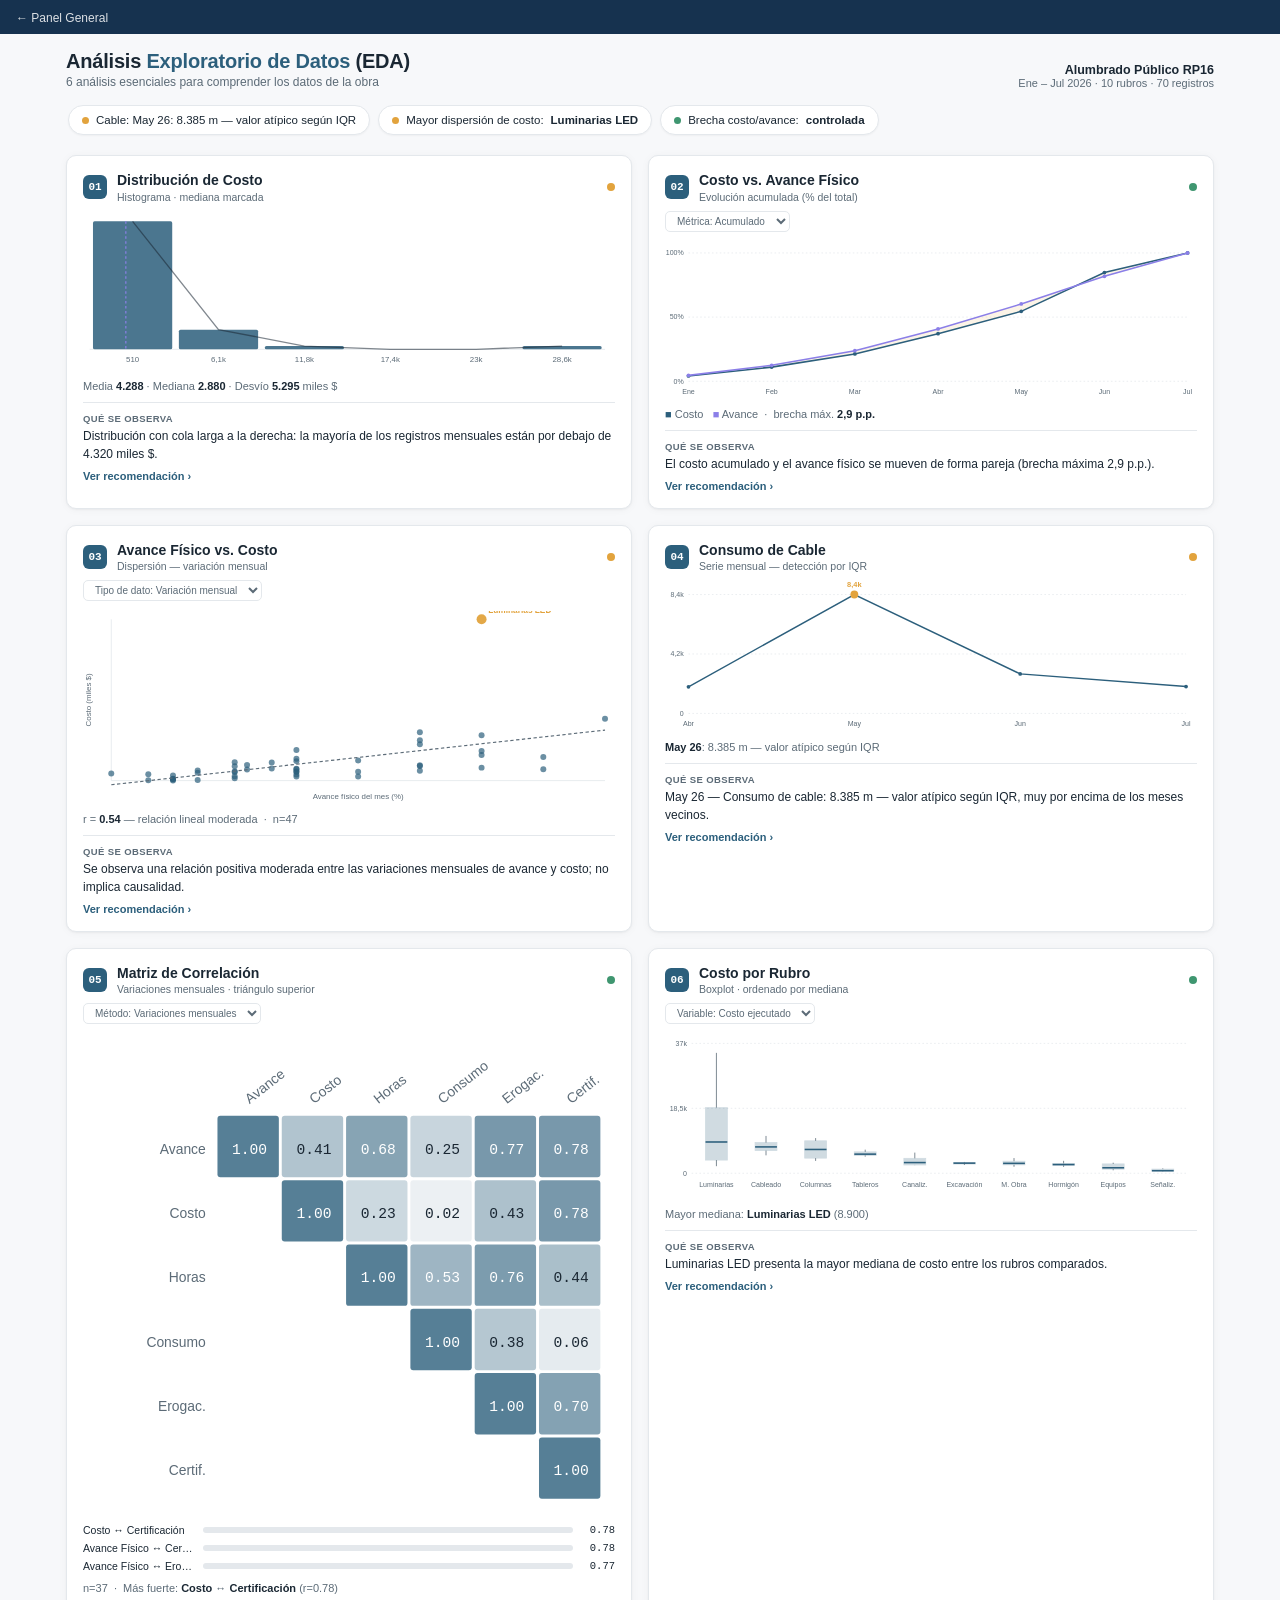
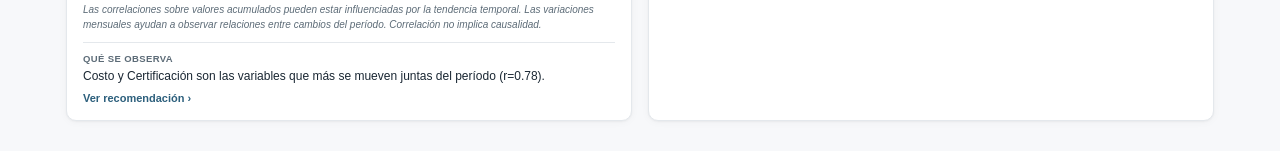
<file: modules/eda/index.html>
<!DOCTYPE html>
<html lang="es">
<head>
<meta charset="UTF-8">
<meta name="viewport" content="width=device-width, initial-scale=1.0">
<title>Análisis Exploratorio de Datos — Alumbrado Público RP16</title>
<link rel="icon" type="image/png" href="/favicon.png">
<style>
:root{
  --bg:#F7F8FA;
  --surface:#FFFFFF;
  --text:#1A2733;
  --text-sec:#5C6B77;
  --border:#E4E8EC;

  --neutral:#2C5F7C;   /* color de dato por defecto — no decorativo por panel */
  --secondary:#8B7FE8; /* segunda serie en comparaciones */
  --atencion:#E2A33D;
  --critico:#D6534A;
  --positivo:#3F9670;

  --font-ui: -apple-system, BlinkMacSystemFont, "Segoe UI", Roboto, "Helvetica Neue", Arial, sans-serif;
  --font-mono: "SFMono-Regular", Consolas, "Liberation Mono", Menlo, monospace;
}
*{box-sizing:border-box;}
html,body{margin:0;background:var(--bg);color:var(--text);font-family:var(--font-ui);-webkit-font-smoothing:antialiased;}
h1,h3{margin:0;color:var(--text);}
p{margin:0;}

.page{min-height:100vh;display:flex;flex-direction:column;padding:16px 16px 30px;gap:14px;max-width:1180px;margin:0 auto;}

.top{display:flex;justify-content:space-between;align-items:flex-end;flex-wrap:wrap;gap:8px;}
.top h1{font-size:20px;font-weight:700;letter-spacing:-0.01em;}
.top h1 span{color:var(--neutral);}
.top .sub{color:var(--text-sec);font-size:12px;margin-top:2px;}
.top .obra{text-align:right;font-size:11px;color:var(--text-sec);}
.top .obra b{display:block;color:var(--text);font-size:12.5px;font-weight:600;}

/* ---- resumen ejecutivo ---- */
.summary{display:flex;gap:8px;overflow-x:auto;padding:2px 2px 6px;scroll-snap-type:x proximity;-webkit-overflow-scrolling:touch;}
.summary::-webkit-scrollbar{display:none;}
.chip{flex:none;scroll-snap-align:start;display:flex;align-items:center;gap:7px;background:var(--surface);border:1px solid var(--border);border-radius:20px;padding:8px 13px;font-size:11.5px;color:var(--text);white-space:nowrap;box-shadow:0 1px 2px rgba(16,24,32,.04);}
.chip .dot{width:7px;height:7px;border-radius:50%;flex:none;}
.chip b{font-weight:600;}

/* ---- grilla de paneles ---- */
.grid{display:grid;grid-template-columns:1fr 1fr;gap:16px;}
@media(max-width:680px){ .grid{grid-template-columns:1fr;gap:10px;} }

.card{background:var(--surface);border:1px solid var(--border);border-radius:10px;padding:16px;box-shadow:0 1px 2px rgba(16,24,32,.04), 0 1px 8px rgba(16,24,32,.04);display:flex;flex-direction:column;min-width:0;}
.chead{display:flex;align-items:center;gap:10px;}
.badge{flex:none;width:24px;height:24px;border-radius:6px;background:var(--neutral);color:#fff;display:flex;align-items:center;justify-content:center;font-family:var(--font-mono);font-size:11px;font-weight:700;}
.ctitle{flex:1;min-width:0;}
.ctitle h3{font-size:14px;font-weight:600;line-height:1.25;}
.ctitle .ctype{font-size:10.5px;color:var(--text-sec);margin-top:1px;}
.statusdot{flex:none;width:8px;height:8px;border-radius:50%;margin-left:6px;}
.statusdot[data-lvl="positivo"]{background:var(--positivo);}
.statusdot[data-lvl="atencion"]{background:var(--atencion);}
.statusdot[data-lvl="critico"]{background:var(--critico);}

.chart-wrap{width:100%;margin-top:10px;}
.chart-wrap svg{width:100%;height:100%;display:block;font-variant-numeric:tabular-nums;}

.caption{font-size:11px;color:var(--text-sec);margin-top:10px;font-variant-numeric:tabular-nums;}
.caption b{color:var(--text);font-weight:600;}

.obs{margin-top:10px;padding-top:10px;border-top:1px solid var(--border);}
.obs .otag{font-size:9.5px;font-weight:700;letter-spacing:.04em;color:var(--text-sec);text-transform:uppercase;display:block;margin-bottom:3px;}
.obs .oline{font-size:12px;line-height:1.5;color:var(--text);}
.obs details{margin-top:7px;}
.obs summary{font-size:11px;color:var(--neutral);font-weight:600;cursor:pointer;list-style:none;}
.obs summary::-webkit-details-marker{display:none;}
.obs summary::after{content:" \203A";}
.obs details[open] summary::after{content:" \2304";}
.obs .rec{font-size:11.5px;line-height:1.5;color:var(--text-sec);margin-top:6px;}

/* ---- mini ranking (panel 05) ---- */
.miniranks{display:flex;flex-direction:column;gap:6px;margin-top:10px;}
.mrow{display:flex;align-items:center;gap:8px;font-size:10.5px;color:var(--text-sec);}
.mrow .mlabel{width:112px;flex:none;color:var(--text);white-space:nowrap;overflow:hidden;text-overflow:ellipsis;}
.mrow .mbar-bg{flex:1;height:6px;background:var(--border);border-radius:3px;overflow:hidden;}
.mrow .mbar{height:100%;border-radius:3px;}
.mrow .mval{width:34px;flex:none;text-align:right;font-family:var(--font-mono);color:var(--text);}

/* ---- v1.1: selectores metodológicos y notas — mismos tokens, sin rediseño ---- */
.panel-controls{display:flex;gap:6px;margin-top:8px;flex-wrap:wrap;align-items:center;}
.panel-controls select{font-size:10px;padding:3px 7px;border:1px solid var(--border);border-radius:5px;background:var(--surface);color:var(--text-sec);font-family:var(--font-ui);}
.panel-controls select:focus{outline:1px solid var(--neutral);}
.corr-note{font-size:10px;line-height:1.5;color:var(--text-sec);font-style:italic;margin-top:8px;}
.sample-warn{color:var(--atencion);font-weight:600;}
</style>
</head>
<body>
<div style="background:#16324F;padding:8px 16px;">
  <a href="../../index.html" style="color:#fff;opacity:.85;font:12px -apple-system,sans-serif;text-decoration:none;">&larr; Panel General</a>
</div>
<div id="app" class="page"></div>

<script>
/* =========================================================
   DATA — idéntico al dataset ya validado (sin cambios)
   ========================================================= */
const MESES = [
  {id:'2026-01', label:'Ene 26'}, {id:'2026-02', label:'Feb 26'},
  {id:'2026-03', label:'Mar 26'}, {id:'2026-04', label:'Abr 26'},
  {id:'2026-05', label:'May 26'}, {id:'2026-06', label:'Jun 26'},
  {id:'2026-07', label:'Jul 26'}
];

const RUBROS = [
  {id:'excavacion', nombre:'Excavación', material:'Excavación de zanja', unidad:'m³'},
  {id:'hormigon', nombre:'Hormigón', material:'Hormigón H21 (bases)', unidad:'m³'},
  {id:'canalizaciones', nombre:'Canalizaciones', material:'Caño PVC/PEAD', unidad:'m'},
  {id:'columnas', nombre:'Columnas', material:'Columnas metálicas', unidad:'u'},
  {id:'cableado', nombre:'Cableado', material:'Cable subterráneo', unidad:'m'},
  {id:'tableros', nombre:'Tableros Eléctricos', material:'Tableros de comando', unidad:'u'},
  {id:'luminarias', nombre:'Luminarias LED', material:'Luminarias LED', unidad:'u'},
  {id:'manoobra', nombre:'Mano de Obra', material:'Cuadrillas propias', unidad:'HH'},
  {id:'equipos', nombre:'Equipos', material:'Equipo (grúa/canasto)', unidad:'h'},
  {id:'senalizacion', nombre:'Señalización y Seguridad', material:'Señalización vial', unidad:'u'}
];

const RAW = {
  excavacion: {presupuesto:[2800,3200,2000,0,0,0,0],
            costo:      [3220,2880,2360,0,0,0,0],
            horas:      [142,211,88,0,0,0,0],
            consumo:    [928.2,1019.2,656.5,0,0,0,0],
            stock:      [390,176,90,233,376,519,662],
            certificacion:[3024,2816,2240,0,0,0,0],
            erogaciones:[2194,3106,2301,1355,0,0,0],
            avance:     [35,40,25,0,0,0,0]},
  hormigon: {presupuesto:[2000,3000,3000,2000,0,0,0],
            costo:      [1800,3540,2550,2400,0,0,0],
            horas:      [120,120,177,109,0,0,0],
            consumo:    [94.1,145.4,148.3,93.1,0,0,0],
            stock:      [99,75,49,43,70,96,122],
            certificacion:[1760,3360,2760,2200,0,0,0],
            erogaciones:[1455,2232,3399,2709,1089,0,0],
            avance:     [20,30,30,20,0,0,0]},
  canalizaciones: {presupuesto:[0,2800,4900,4200,2100,0,0],
            costo:      [0,2380,5880,3696,2310,0,0],
            horas:      [0,149,209,185,128,0,0],
            consumo:    [0,1194.8,1969.1,1809.6,835.2,0,0],
            stock:      [1595,1496,1126,811,838,1157,1476],
            certificacion:[0,2576,5390,3570,1890,0,0],
            erogaciones:[0,1275,4150,4114,3152,967,0],
            avance:     [0,20,35,30,15,0,0]},
  columnas: {presupuesto:[0,0,5200,9100,7800,3900,0],
            costo:      [0,0,4576,10010,8970,3510,0],
            horas:      [0,0,177,481,339,187,0],
            consumo:    [0,0,37.4,60.5,55.1,26.5,0],
            stock:      [50,60,57,45,36,37,46],
            certificacion:[0,0,4420,8190,8424,3432,0],
            erogaciones:[0,0,1790,6850,7715,6548,1699],
            avance:     [0,0,20,35,30,15,0]},
  cableado: {presupuesto:[0,0,0,6000,9000,9000,6000],
            costo:      [0,0,0,6900,8100,10620,5100],
            horas:      [0,0,0,241,484,274,269],
            consumo:    [0,0,0,1876.8,8384.9,2787.6,1895.2],
            stock:      [2530,3036,3542,3391,962,493,335],
            certificacion:[0,0,0,6480,7920,10080,5520],
            erogaciones:[0,0,0,2712,7556,8003,8831],
            avance:     [0,0,0,20,30,30,20]},
  tableros: {presupuesto:[0,0,0,0,4000,6400,5600],
            costo:      [0,0,0,0,4720,5440,6720],
            horas:      [0,0,0,0,159,317,223],
            consumo:    [0,0,0,0,3.5,5.8,4.8],
            stock:      [4,5,5,6,6,4,3],
            certificacion:[0,0,0,0,4480,5888,6160],
            erogaciones:[0,0,0,0,1814,5625,6491],
            avance:     [0,0,0,0,25,40,35]},
  luminarias: {presupuesto:[0,0,0,1700,5100,11900,15300],
            costo:      [0,0,0,2006,4335,34272,13464],
            horas:      [0,0,0,47,213,339,390],
            consumo:    [0,0,0,17.2,52.5,115.4,159.1],
            stock:      [94,112,131,144,144,122,85],
            certificacion:[0,0,0,1904,4692,13745,13005],
            erogaciones:[0,0,0,771,3474,9149,11747],
            avance:     [0,0,0,5,15,35,45]},
  manoobra: {presupuesto:[1600,2400,3200,3600,3600,3200,2400],
            costo:      [1840,2160,3776,3060,4320,2816,2640],
            horas:      [132,259,230,440,363,245,248],
            consumo:    [132,259,230,440,363,245,248],
            stock:      [0,0,0,0,0,0,0],
            certificacion:[1728,2112,3584,3312,3960,2720,2160],
            erogaciones:[1253,2015,2497,3808,3892,3062,2764],
            avance:     [8,12,16,18,18,16,12]},
  equipos: {presupuesto:[1200,1800,1200,2400,1800,2400,1200],
            costo:      [900,2430,840,3000,1404,2880,1560],
            horas:      [36,36,35,66,45,69,28],
            consumo:    [94.1,145.4,98.9,186.2,149.8,184.3,97.9],
            stock:      [231,233,251,239,239,227,246],
            certificacion:[1056,2016,1104,2640,1530,2160,1296],
            erogaciones:[873,1339,1766,1939,1926,2031,1647],
            avance:     [10,15,10,20,15,20,10]},
  senalizacion: {presupuesto:[480,600,600,720,900,1200,1500],
            costo:      [566,510,720,634,990,1380,1350],
            horas:      [19,35,29,35,61,55,90],
            consumo:    [4.8,6.2,5.8,7.5,8.6,12.2,14.7],
            stock:      [15,16,17,18,18,17,15],
            certificacion:[538,552,660,612,810,1296,1320],
            erogaciones:[378,599,649,575,785,957,1385],
            avance:     [8,10,10,12,15,20,25]}
};

const RECORDS = [];
RUBROS.forEach(r=>{
  MESES.forEach((m,i)=>{
    RECORDS.push({
      obra:'Alumbrado Público RP16', fecha:m.id, mesLabel:m.label, mesIdx:i,
      rubro:r.id, rubroNombre:r.nombre, material:r.material, unidad:r.unidad,
      presupuesto:RAW[r.id].presupuesto[i], costo:RAW[r.id].costo[i],
      horas:RAW[r.id].horas[i], consumo:RAW[r.id].consumo[i], stock:RAW[r.id].stock[i],
      certificacion:RAW[r.id].certificacion[i], erogaciones:RAW[r.id].erogaciones[i],
      avance:RAW[r.id].avance[i]
    });
  });
});

const VARIABLES = [
  {id:'costo', label:'Costo', unidad:'miles $', color:'var(--neutral)'},
  {id:'presupuesto', label:'Presupuesto Ejecutado', unidad:'miles $', color:'#3E6E8E'},
  {id:'avance', label:'Avance Físico', unidad:'%', color:'var(--secondary)'},
  {id:'certificacion', label:'Certificación', unidad:'miles $', color:'var(--positivo)'},
  {id:'horas', label:'Horas Hombre', unidad:'HH', color:'var(--neutral)'},
  {id:'consumo', label:'Consumo de Materiales', unidad:'según rubro', color:'var(--secondary)'},
  {id:'erogaciones', label:'Erogaciones', unidad:'miles $', color:'var(--text-sec)'},
  {id:'stock', label:'Stock Disponible', unidad:'según rubro', color:'var(--text-sec)'},
  {id:'precioUnitario', label:'Precio Unitario', unidad:'miles $ / unidad', color:'var(--atencion)'},
  {id:'desvio', label:'Desvío %', unidad:'% vs. presupuesto', color:'var(--critico)'}
];
function varDef(id){ return VARIABLES.find(v=>v.id===id); }
function getValue(rec, varId){
  if(varId==='precioUnitario') return rec.consumo>0 ? rec.costo/rec.consumo : null;
  if(varId==='desvio') return rec.presupuesto>0 ? (rec.costo-rec.presupuesto)/rec.presupuesto*100 : null;
  return rec[varId];
}
function activeVal(v, varId){ return varId==='desvio' ? (v!==null && !isNaN(v)) : (v!==null && v>0); }

/* =========================================================
   ANALYTICS
   ========================================================= */
const A = {
  mean(arr){ if(!arr.length) return 0; return arr.reduce((a,b)=>a+b,0)/arr.length; },
  median(arr){ if(!arr.length) return 0; const s=[...arr].sort((a,b)=>a-b); const m=Math.floor(s.length/2);
    return s.length%2 ? s[m] : (s[m-1]+s[m])/2; },
  std(arr){ if(arr.length<2) return 0; const m=A.mean(arr); const v=arr.reduce((a,b)=>a+(b-m)**2,0)/(arr.length-1);
    return Math.sqrt(v); },
  quartiles(arr){
    const s=[...arr].sort((a,b)=>a-b); const n=s.length; if(!n) return {q1:0,q2:0,q3:0,iqr:0,min:0,max:0,low:0,high:0};
    const q=(p)=>{ const idx=(n-1)*p; const lo=Math.floor(idx), hi=Math.ceil(idx); if(lo===hi) return s[lo];
      return s[lo]+(s[hi]-s[lo])*(idx-lo); };
    const q1=q(0.25), q2=q(0.5), q3=q(0.75), iqr=q3-q1;
    return {q1,q2,q3,iqr,min:s[0],max:s[n-1],low:q1-1.5*iqr, high:q3+1.5*iqr};
  },
  outliers(arr){
    const {low,high,iqr} = A.quartiles(arr);
    return arr.map((v,i)=>({i, v, flag: v<low||v>high, extreme: iqr>0 && (v < low-1.5*iqr || v > high+1.5*iqr)}));
  },
  pearson(x,y){
    const n=x.length; if(n<3) return 0;
    const mx=A.mean(x), my=A.mean(y);
    let num=0,dx=0,dy=0;
    for(let i=0;i<n;i++){ num+=(x[i]-mx)*(y[i]-my); dx+=(x[i]-mx)**2; dy+=(y[i]-my)**2; }
    if(dx===0||dy===0) return 0;
    return num/Math.sqrt(dx*dy);
  },
  regression(x,y){
    const n=x.length; const mx=A.mean(x), my=A.mean(y);
    let num=0, den=0;
    for(let i=0;i<n;i++){ num+=(x[i]-mx)*(y[i]-my); den+=(x[i]-mx)**2; }
    const slope = den===0?0:num/den;
    const intercept = my - slope*mx;
    return {slope, intercept, r:A.pearson(x,y)};
  },
  corrStrengthLabel(r){
    const a=Math.abs(r);
    if(a<0.3) return 'relación lineal débil';
    if(a<0.6) return 'relación lineal moderada';
    return 'relación lineal fuerte';
  }
};

/* =========================================================
   FORMATO
   ========================================================= */
function fmt(n){ if(n===null||n===undefined||isNaN(n)) return '—';
  return new Intl.NumberFormat('es-AR',{maximumFractionDigits: Math.abs(n)<10? 1:0}).format(n); }
function fmtCompact(n){
  if(n===null||n===undefined||isNaN(n)) return '—';
  const sign=n<0?'-':''; const abs=Math.abs(n);
  if(abs>=1000) return sign+(abs/1000).toFixed(1).replace('.',',').replace(',0','')+'k';
  return fmt(n);
}

/* =========================================================
   CHARTS — proporciones panorámicas (poco alto, mucho ancho),
   ejes mínimos, y una sola función por tipo de gráfico.
   ========================================================= */
const CH = {
  histogram(values, colorVar){
    const W=640,H=190,M={t:10,r:12,b:26,l:8};
    const bins=6;
    const min=Math.min(...values), max=Math.max(...values);
    const bw=(max-min)/bins || 1;
    const counts=new Array(bins).fill(0);
    values.forEach(v=>{ let idx=Math.floor((v-min)/bw); if(idx>=bins) idx=bins-1; if(idx<0) idx=0; counts[idx]++; });
    const maxC=Math.max(...counts,1);
    const innerW=W-M.l-M.r, innerH=H-M.t-M.b;
    const slot=innerW/bins;
    const barW=slot-8;
    const yFor=c=> M.t+innerH-(c/maxC)*innerH;
    const median=A.median(values);
    const medianX = M.l + ((median-min)/((max-min)||1))*innerW;
    let bars='', labels='';
    counts.forEach((c,i)=>{
      const x=M.l+i*slot+4;
      const y=yFor(c);
      bars+=`<rect x="${x}" y="${y}" width="${barW}" height="${(M.t+innerH)-y}" fill="${colorVar}" opacity="0.85" rx="2"/>`;
      labels+=`<text x="${x+barW/2}" y="${M.t+innerH+15}" font-size="9.5" text-anchor="middle" fill="var(--text-sec)">${fmtCompact(min+i*bw)}</text>`;
    });
    let pts=counts.map((c,i)=> `${M.l+i*slot+4+barW/2},${yFor(c)}`).join(' ');
    return `<svg viewBox="0 0 ${W} ${H}" class="chart-svg" preserveAspectRatio="xMidYMid meet">
      <line x1="${M.l}" y1="${M.t+innerH}" x2="${W-M.r}" y2="${M.t+innerH}" stroke="var(--border)"/>
      ${bars}
      <polyline points="${pts}" fill="none" stroke="var(--text)" stroke-width="1.6" opacity="0.55"/>
      <line x1="${medianX}" y1="${M.t}" x2="${medianX}" y2="${M.t+innerH}" stroke="var(--secondary)" stroke-width="1.4" stroke-dasharray="3,3"/>
      ${labels}
    </svg>`;
  },

  lineChart(seriesArr, categories, pct, opts){
    opts = opts || {};
    const W=680,H=200,M={t:14,r:12,b:22,l:30};
    const innerW=W-M.l-M.r, innerH=H-M.t-M.b;
    let allVals=[];
    seriesArr.forEach(s=> allVals=allVals.concat(s.values.filter(v=>v!==null&&!isNaN(v))));
    let min= pct?0:Math.min(0,...allVals), max = pct?100:Math.max(...allVals,1);
    if(max===min) max=min+1;
    const n=categories.length;
    const xFor=i=> M.l + (n<=1?0:(i/(n-1))*innerW);
    const yFor=v=> M.t + innerH - ((v-min)/(max-min))*innerH;
    let grid='', ticks=2;
    for(let t=0;t<=ticks;t++){
      const v=min+(max-min)*t/ticks;
      const y=yFor(v);
      grid+=`<line x1="${M.l}" y1="${y}" x2="${W-M.r}" y2="${y}" stroke="var(--border)" stroke-dasharray="2,3"/>
             <text x="${M.l-6}" y="${y+3}" font-size="9" text-anchor="end" fill="var(--text-sec)">${fmtCompact(v)}${pct?'%':''}</text>`;
    }
    let xlabels=categories.map((c,i)=>`<text x="${xFor(i)}" y="${M.t+innerH+16}" font-size="9" text-anchor="middle" fill="var(--text-sec)">${c.replace(' 26','')}</text>`).join('');
    let band='';
    if(opts.band){
      const top=seriesArr[opts.band[0]].values, bot=seriesArr[opts.band[1]].values;
      let path='M '+top.map((v,i)=>`${xFor(i)},${yFor(v)}`).join(' L ');
      path+=' L '+bot.slice().reverse().map((v,i)=>`${xFor(bot.length-1-i)},${yFor(v)}`).join(' L ')+' Z';
      band=`<path d="${path}" fill="var(--atencion)" opacity="0.12"/>`;
    }
    let lines='';
    seriesArr.forEach(s=>{
      const pts = s.values.map((v,i)=> (v===null||isNaN(v))? null : `${xFor(i)},${yFor(v)}`).filter(Boolean).join(' ');
      lines+=`<polyline points="${pts}" fill="none" stroke="${s.color}" stroke-width="2"/>`;
      s.values.forEach((v,i)=>{ if(v!==null && !isNaN(v)) lines+=`<circle cx="${xFor(i)}" cy="${yFor(v)}" r="2.4" fill="${s.color}"/>`; });
    });
    return `<svg viewBox="0 0 ${W} ${H}" class="chart-svg" preserveAspectRatio="xMidYMid meet">${grid}${band}${lines}${xlabels}</svg>`;
  },

  flaggedLine(values, categories, color){
    const flags = A.outliers(values);
    const W=680,H=190,M={t:16,r:14,b:22,l:30};
    const innerW=W-M.l-M.r, innerH=H-M.t-M.b;
    const min=Math.min(0,...values), max=Math.max(...values,1);
    const n=categories.length;
    const xFor=i=> M.l + (n<=1?0:(i/(n-1))*innerW);
    const yFor=v=> M.t + innerH - ((v-min)/((max-min)||1))*innerH;
    let grid='';
    for(let t=0;t<=2;t++){ const v=min+(max-min)*t/2; const y=yFor(v);
      grid+=`<line x1="${M.l}" y1="${y}" x2="${W-M.r}" y2="${y}" stroke="var(--border)" stroke-dasharray="2,3"/>
             <text x="${M.l-6}" y="${y+3}" font-size="9" text-anchor="end" fill="var(--text-sec)">${fmtCompact(v)}</text>`; }
    let xlabels=categories.map((c,i)=>`<text x="${xFor(i)}" y="${M.t+innerH+16}" font-size="9" text-anchor="middle" fill="var(--text-sec)">${c.replace(' 26','')}</text>`).join('');
    const pts=values.map((v,i)=>`${xFor(i)},${yFor(v)}`).join(' ');
    let dots='', ann='';
    values.forEach((v,i)=>{
      const f=flags[i];
      const c = f.flag ? (f.extreme?'var(--critico)':'var(--atencion)') : color;
      const r = f.flag ? 5 : 2.4;
      dots+=`<circle cx="${xFor(i)}" cy="${yFor(v)}" r="${r}" fill="${c}"/>`;
      if(f.flag){ ann+=`<text x="${xFor(i)}" y="${yFor(v)-10}" font-size="9.5" font-weight="700" text-anchor="middle" fill="${c}">${fmtCompact(v)}</text>`; }
    });
    return `<svg viewBox="0 0 ${W} ${H}" class="chart-svg" preserveAspectRatio="xMidYMid meet">
      ${grid}<polyline points="${pts}" fill="none" stroke="${color}" stroke-width="1.8"/>${dots}${ann}${xlabels}
    </svg>`;
  },

  scatter(x,y,xLabel,yLabel,color,opts){
    opts = opts || {};
    const W=640,H=230,M={t:10,r:12,b:26,l:34};
    const innerW=W-M.l-M.r, innerH=H-M.t-M.b;
    const xmin=Math.min(...x), xmax=Math.max(...x);
    const ymin=Math.min(...y), ymax=Math.max(...y);
    const xr = xmax-xmin || 1, yr = ymax-ymin || 1;
    const xFor=v=> M.l + ((v-xmin)/xr)*innerW;
    const yFor=v=> M.t + innerH - ((v-ymin)/yr)*innerH;
    let pts=''; for(let i=0;i<x.length;i++){
      const isHi = opts.highlightIdx===i;
      pts+=`<circle cx="${xFor(x[i])}" cy="${yFor(y[i])}" r="${isHi?6:3.6}" fill="${isHi?'var(--atencion)':color}" opacity="${isHi?0.95:0.7}"/>`;
    }
    if(opts.highlightIdx!==undefined && opts.highlightLabel){
      pts+=`<text x="${xFor(x[opts.highlightIdx])+8}" y="${yFor(y[opts.highlightIdx])-8}" font-size="10" font-weight="700" fill="var(--atencion)">${opts.highlightLabel}</text>`;
    }
    const reg = A.regression(x,y);
    const x1=xmin, x2=xmax;
    const y1=reg.intercept+reg.slope*x1, y2=reg.intercept+reg.slope*x2;
    const trendLine = `<line x1="${xFor(x1)}" y1="${yFor(y1)}" x2="${xFor(x2)}" y2="${yFor(y2)}" stroke="var(--text-sec)" stroke-width="1.4" stroke-dasharray="4,3"/>`;
    return `<svg viewBox="0 0 ${W} ${H}" class="chart-svg" preserveAspectRatio="xMidYMid meet">
      <line x1="${M.l}" y1="${M.t+innerH}" x2="${W-M.r}" y2="${M.t+innerH}" stroke="var(--border)"/>
      <line x1="${M.l}" y1="${M.t}" x2="${M.l}" y2="${M.t+innerH}" stroke="var(--border)"/>
      <text x="${M.l+innerW/2}" y="${H-4}" font-size="9.5" text-anchor="middle" fill="var(--text-sec)">${xLabel}</text>
      <text x="10" y="${M.t+innerH/2}" font-size="9.5" text-anchor="middle" fill="var(--text-sec)" transform="rotate(-90 10 ${M.t+innerH/2})">${yLabel}</text>
      ${pts}${trendLine}
    </svg>`;
  },

  corrMatrix(vars, matrix){
    // sólo triángulo superior (incluye diagonal): evita repetir la mitad de la información
    const cell=44, pad={t:56,l:92};
    const W=pad.l+cell*vars.length+8, H=pad.t+cell*vars.length+8;
    let cells='', colLabels='', rowLabels='';
    vars.forEach((v,ci)=>{
      colLabels+=`<text x="${pad.l+ci*cell+cell/2}" y="${pad.t-8}" font-size="9.5" text-anchor="start" fill="var(--text-sec)" transform="rotate(-38 ${pad.l+ci*cell+cell/2} ${pad.t-8})">${v.label}</text>`;
      rowLabels+=`<text x="${pad.l-8}" y="${pad.t+ci*cell+cell/2+4}" font-size="9.5" text-anchor="end" fill="var(--text-sec)">${v.label}</text>`;
    });
    vars.forEach((rv,ri)=>{
      vars.forEach((cv,ci)=>{
        if(ci<ri) return; // omite el triángulo inferior (redundante)
        const r = matrix[ri][ci];
        const isPos = r>=0;
        const inten = Math.min(Math.abs(r),1);
        const base = isPos ? '44,95,124' : '214,83,74';
        const bg = `rgba(${base},${(0.08+inten*0.72).toFixed(2)})`;
        const txtColor = inten>0.5 ? '#fff' : 'var(--text)';
        cells+=`<g>
          <rect x="${pad.l+ci*cell}" y="${pad.t+ri*cell}" width="${cell-2}" height="${cell-2}" fill="${bg}" rx="2"/>
          <text x="${pad.l+ci*cell+cell/2}" y="${pad.t+ri*cell+cell/2+4}" font-size="10" text-anchor="middle" fill="${txtColor}" font-family="var(--font-mono)">${r.toFixed(2)}</text>
        </g>`;
      });
    });
    return `<svg viewBox="0 0 ${W} ${H}" class="chart-svg" preserveAspectRatio="xMidYMid meet" style="min-width:${W}px">${colLabels}${rowLabels}${cells}</svg>`;
  },

  boxplot(groups, color){
    const W=680,H=210,M={t:12,r:12,b:32,l:34};
    const innerW=W-M.l-M.r, innerH=H-M.t-M.b;
    let allVals=[]; groups.forEach(g=>allVals=allVals.concat(g.values));
    const min=Math.min(...allVals), max=Math.max(...allVals);
    const pad=(max-min)*0.08 || 1;
    const dmin= min>=0 ? Math.max(0,min-pad) : min-pad, dmax=max+pad;
    const yFor=v=> M.t + innerH - ((v-dmin)/(dmax-dmin))*innerH;
    const slot=innerW/groups.length;
    let content='', labels='';
    groups.forEach((g,i)=>{
      const q=A.quartiles(g.values);
      const cx=M.l+slot*i+slot/2;
      const boxW=Math.min(slot*0.44,44);
      const withinMax = Math.max(...g.values.filter(v=>v<=q.high));
      const withinMin = Math.min(...g.values.filter(v=>v>=q.low));
      content+=`<line x1="${cx}" y1="${yFor(withinMax)}" x2="${cx}" y2="${yFor(q.q3)}" stroke="var(--text-sec)"/>
        <line x1="${cx}" y1="${yFor(withinMin)}" x2="${cx}" y2="${yFor(q.q1)}" stroke="var(--text-sec)"/>
        <rect x="${cx-boxW/2}" y="${yFor(q.q3)}" width="${boxW}" height="${Math.max(yFor(q.q1)-yFor(q.q3),1)}" fill="${color}" opacity="0.22" stroke="${color}"/>
        <line x1="${cx-boxW/2}" y1="${yFor(q.q2)}" x2="${cx+boxW/2}" y2="${yFor(q.q2)}" stroke="${color}" stroke-width="2"/>`;
      g.values.forEach(v=>{
        if(v<q.low||v>q.high){
          const extreme = v < q.low-1.5*q.iqr || v > q.high+1.5*q.iqr;
          content+=`<circle cx="${cx}" cy="${yFor(v)}" r="3.2" fill="${extreme?'var(--critico)':'var(--atencion)'}"/>`;
        }
      });
      labels+=`<text x="${cx}" y="${M.t+innerH+18}" font-size="9" text-anchor="middle" fill="var(--text-sec)">${g.label}</text>`;
    });
    let grid=''; for(let t=0;t<=2;t++){ const v=dmin+(dmax-dmin)*t/2; const y=yFor(v);
      grid+=`<line x1="${M.l}" y1="${y}" x2="${W-M.r}" y2="${y}" stroke="var(--border)" stroke-dasharray="2,3"/><text x="${M.l-6}" y="${y+3}" font-size="9" text-anchor="end" fill="var(--text-sec)">${fmtCompact(v)}</text>`; }
    return `<svg viewBox="0 0 ${W} ${H}" class="chart-svg" preserveAspectRatio="xMidYMid meet">${grid}${content}${labels}</svg>`;
  }
};

/* =========================================================
   AGREGACIÓN mensual
   ========================================================= */
function aggregateMonthly(varId){
  if(varId==='avance'){
    const weights={};
    RUBROS.forEach(r=>{ weights[r.id]=RAW[r.id].presupuesto.reduce((a,b)=>a+b,0); });
    const cumByRubroLoc={};
    Object.keys(weights).forEach(rid=>{ let acc=0; cumByRubroLoc[rid]=RAW[rid].avance.map(v=>acc+=v); });
    return MESES.map((m,idx)=>{
      let num=0, den=0;
      Object.keys(weights).forEach(rid=>{ num+=weights[rid]*cumByRubroLoc[rid][idx]; den+=weights[rid]; });
      return den? num/den : 0;
    });
  }
  return MESES.map((m,idx)=>{
    let sum=0;
    RUBROS.forEach(r=>{ sum+=RAW[r.id][varId][idx]; });
    return sum;
  });
}
function cumulative(arr){ let acc=0; return arr.map(v=>acc+=v); }

/* =========================================================
   v1.1 — helpers metodológicos
   ========================================================= */
// avance ponderado del mes (NO acumulado) a nivel obra — usado en panel 02 "Mensual"
function weightedAvanceMonthly(){
  const weights={}; RUBROS.forEach(r=>{ weights[r.id]=RAW[r.id].presupuesto.reduce((a,b)=>a+b,0); });
  return MESES.map((m,idx)=>{
    let num=0, den=0;
    RUBROS.forEach(r=>{ num+=weights[r.id]*RAW[r.id].avance[idx]; den+=weights[r.id]; });
    return den? num/den : 0;
  });
}
// serie acumulada (suma corrida) de un campo, por rubro — usado en panel 02/03 modo "Acumulado"
function cumByRubro(field){
  const out={};
  RUBROS.forEach(r=>{ let acc=0; out[r.id]=RAW[r.id][field].map(v=>acc+=v); });
  return out;
}
// variaciones mensuales (mes vs. mes anterior) por rubro, sólo entre meses con actividad activa
// en ambos extremos — evita variaciones artificiales por arranque/cierre del rubro
function monthlyDeltas(vars){
  const out={}; vars.forEach(v=>out[v]=[]);
  RUBROS.forEach(r=>{
    for(let i=1;i<7;i++){
      if(RAW[r.id].costo[i]>0 && RAW[r.id].costo[i-1]>0){
        vars.forEach(v=> out[v].push(RAW[r.id][v][i]-RAW[r.id][v][i-1]));
      }
    }
  });
  return out;
}
const SAMPLE_MIN = 10;
function sampleWarn(n){ return n<SAMPLE_MIN ? ` <span class="sample-warn">· Interpretación limitada por tamaño de muestra (n=${n}).</span>` : ''; }

/* =========================================================
   STATE — controles metodológicos (v1.1). No afecta diseño.
   ========================================================= */
const STATE = { corrMethod:'delta', p2Metric:'acum', p3Tipo:'var', p6Var:'costo' };


/* =========================================================
   PANELES
   ========================================================= */
function buildPanel1(){
  const vals = RECORDS.map(r=>getValue(r,'costo')).filter(v=>activeVal(v,'costo'));
  const mean=A.mean(vals), median=A.median(vals), std=A.std(vals);
  const asim = mean>median*1.3;
  return {
    badge:'01', title:'Distribución de Costo', type:'Histograma · mediana marcada',
    status: asim?'atencion':'positivo',
    chart: CH.histogram(vals,'var(--neutral)'),
    caption:`Media <b>${fmt(mean)}</b> · Mediana <b>${fmt(median)}</b> · Desvío <b>${fmt(std)}</b> miles $`,
    obs:`Distribución con cola larga a la derecha: la mayoría de los registros mensuales están por debajo de ${fmt(median*1.5)} miles $.`,
    rec:`Unos pocos meses de Luminarias LED empujan la media muy por encima de la mediana — revisarlos en el panel 04 antes de usarlos como referencia de presupuesto.`
  };
}

function buildPanel2(){
  const metric = STATE.p2Metric; // 'acum' | 'mensual'
  let seriesArr, capt, obs;
  if(metric==='acum'){
    const vars=['costo','avance'];
    seriesArr = vars.map(vId=>{
      const vd=varDef(vId);
      let monthly = aggregateMonthly(vId);
      let vals = vId==='avance' ? monthly : cumulative(monthly);
      const last = vals[vals.length-1]||1;
      vals = vals.map(v=> last? v/last*100:0);
      return {name:vd.label,color: vId==='costo'?'var(--neutral)':'var(--secondary)',values:vals};
    });
  } else {
    const costoMonthly = aggregateMonthly('costo');
    const totalCosto = costoMonthly.reduce((a,b)=>a+b,0)||1;
    const costoPctMensual = costoMonthly.map(v=>v/totalCosto*100);
    const avanceMensual = weightedAvanceMonthly();
    seriesArr = [
      {name:'Costo', color:'var(--neutral)', values:costoPctMensual},
      {name:'Avance', color:'var(--secondary)', values:avanceMensual}
    ];
  }
  const costoPct = seriesArr[0].values, avancePct = seriesArr[1].values;
  const brecha = Math.max(...costoPct.map((c,i)=>c-avancePct[i]));
  capt = metric==='acum'
    ? `<span style="color:var(--neutral)">■</span> Costo &nbsp; <span style="color:var(--secondary)">■</span> Avance &nbsp;·&nbsp; brecha máx. <b>${fmt(brecha)} p.p.</b>`
    : `<span style="color:var(--neutral)">■</span> Costo del mes &nbsp; <span style="color:var(--secondary)">■</span> Avance del mes &nbsp;·&nbsp; mayor diferencia <b>${fmt(brecha)} p.p.</b>`;
  obs = metric==='acum'
    ? (brecha>8
        ? `El costo acumulado avanza por encima del avance físico, con una brecha máxima de ${fmt(brecha)} puntos porcentuales.`
        : `El costo acumulado y el avance físico se mueven de forma pareja (brecha máxima ${fmt(brecha)} p.p.).`)
    : `Compara qué % del costo total y del avance total se ejecutó cada mes — permite ver en qué meses el costo creció más rápido que el avance, sin el efecto acumulativo del gráfico anterior.`;
  return {
    badge:'02', title:'Costo vs. Avance Físico', type: metric==='acum' ? 'Evolución acumulada (% del total)' : 'Lectura mensual (% del total, sin acumular)',
    status: (metric==='acum' && brecha>8)?'atencion':'positivo',
    controls: `<select data-p2>
        <option value="acum" ${metric==='acum'?'selected':''}>Métrica: Acumulado</option>
        <option value="mensual" ${metric==='mensual'?'selected':''}>Métrica: Mensual</option>
      </select>`,
    chart: CH.lineChart(seriesArr, MESES.map(m=>m.label), metric==='acum', metric==='acum'?{band:[0,1]}:{}),
    caption: capt,
    obs,
    rec:`Si la brecha crece, revisar productividad y precios en los rubros con mayor peso presupuestario (panel 06).`
  };
}

function buildPanel3(){
  const tipo = STATE.p3Tipo; // 'var' (default) | 'acum'
  let pairs;
  if(tipo==='var'){
    pairs = RECORDS.map(r=>({x:getValue(r,'avance'),y:getValue(r,'costo'),rubro:r.rubroNombre})).filter(p=>!(p.x===0&&p.y===0));
  } else {
    const cumAv=cumByRubro('avance'), cumCo=cumByRubro('costo');
    pairs=[];
    RUBROS.forEach(r=>{
      RAW[r.id].avance.forEach((_,i)=>{
        if(RAW[r.id].avance[i]>0 || RAW[r.id].costo[i]>0){
          pairs.push({x:cumAv[r.id][i], y:cumCo[r.id][i], rubro:r.nombre});
        }
      });
    });
  }
  const n = pairs.length;
  const x=pairs.map(p=>p.x), y=pairs.map(p=>p.y);
  const reg = A.regression(x,y);
  let hiIdx=0, hiRes=-Infinity;
  pairs.forEach((p,i)=>{ const pred=reg.intercept+reg.slope*p.x; const res=Math.abs(p.y-pred); if(res>hiRes){hiRes=res;hiIdx=i;} });
  const q = A.quartiles(y.map((v,i)=>Math.abs(v-(reg.intercept+reg.slope*x[i]))));
  const isNotable = hiRes > q.high;
  const yLabel = tipo==='var' ? 'Costo (miles $)' : 'Costo acumulado (miles $)';
  const xLabel = tipo==='var' ? 'Avance físico del mes (%)' : 'Avance físico acumulado (%)';
  return {
    badge:'03', title:'Avance Físico vs. Costo', type: tipo==='var' ? 'Dispersión — variación mensual' : 'Dispersión — valores acumulados',
    status: isNotable?'atencion':'positivo',
    controls: `<select data-p3>
        <option value="var" ${tipo==='var'?'selected':''}>Tipo de dato: Variación mensual</option>
        <option value="acum" ${tipo==='acum'?'selected':''}>Tipo de dato: Acumulado</option>
      </select>`,
    chart: CH.scatter(x,y,xLabel,yLabel,'var(--neutral)', isNotable?{highlightIdx:hiIdx,highlightLabel:pairs[hiIdx].rubro}:{}),
    caption:`r = <b>${reg.r.toFixed(2)}</b> — ${A.corrStrengthLabel(reg.r)} &nbsp;·&nbsp; n=${n}${sampleWarn(n)}`,
    obs: tipo==='var'
      ? `Se observa una relación ${reg.r>=0?'positiva':'negativa'} ${A.corrStrengthLabel(reg.r).replace('relación lineal ','')} entre las variaciones mensuales de avance y costo; no implica causalidad.`
      : `Con valores acumulados la relación es ${A.corrStrengthLabel(reg.r)} (r=${reg.r.toFixed(2)}) — este modo tiende a mostrar coeficientes más altos porque ambas series crecen con el tiempo dentro de cada rubro.`,
    rec: isNotable ? `El punto marcado (${pairs[hiIdx].rubro}) se aleja claramente de la tendencia — vale la pena confirmar si responde a un ajuste de precio puntual.` : `No hay puntos que se aparten de forma notable de la tendencia general.`
  };
}

function buildPanel4(){
  const rubroId='cableado', varId='consumo';
  const recs = RECORDS.filter(r=>r.rubro===rubroId);
  const withData = recs.map(r=>({v:getValue(r,varId),label:r.mesLabel})).filter(d=>d.v>0);
  const vals = withData.map(d=>d.v);
  const flags = A.outliers(vals);
  const flagIdx = flags.findIndex(f=>f.flag);
  const isExtreme = flagIdx>=0 && flags[flagIdx].extreme;
  const capt = flagIdx>=0
    ? `<b>${withData[flagIdx].label}</b>: ${fmt(vals[flagIdx])} m — valor atípico según IQR`
    : 'Sin valores atípicos en el período';
  return {
    badge:'04', title:'Consumo de Cable', type:'Serie mensual — detección por IQR',
    status: flagIdx<0 ? 'positivo' : (isExtreme?'critico':'atencion'),
    chart: CH.flaggedLine(vals, withData.map(d=>d.label), 'var(--neutral)'),
    caption: capt,
    obs: flagIdx>=0
      ? `${withData[flagIdx].label} — Consumo de cable: ${fmt(vals[flagIdx])} m — valor atípico según IQR, muy por encima de los meses vecinos.`
      : `El consumo se mantiene dentro del rango esperado durante todo el período.`,
    rec: flagIdx>=0
      ? `Puede deberse a recableado, refuerzo de frente, cambio de trazado u otro comportamiento operativo. Requiere validación — un valor atípico no confirma un error.`
      : `No se requiere seguimiento adicional para esta combinación de rubro y variable.`
  };
}

function buildPanel5(){
  const coreVars=['avance','costo','horas','consumo','erogaciones','certificacion'];
  const shortLabels=['Avance','Costo','Horas','Consumo','Erogac.','Certif.'];
  const vdFull = coreVars.map(id=>varDef(id));
  const vd = coreVars.map((id,i)=>({label:shortLabels[i]}));
  const method = STATE.corrMethod; // 'delta' (default) | 'level'
  let series, n;
  if(method==='delta'){
    const deltas = monthlyDeltas(coreVars);
    series = coreVars.map(id=>deltas[id]);
    n = series[0].length;
  } else {
    const activeRecs = RECORDS.filter(r=>r.costo>0);
    series = coreVars.map(id=> activeRecs.map(r=>getValue(r,id)||0));
    n = activeRecs.length;
  }
  const matrix = coreVars.map((_,i)=> coreVars.map((_,j)=> i===j?1:A.pearson(series[i],series[j])));
  const allPairs=[];
  for(let i=0;i<coreVars.length;i++) for(let j=i+1;j<coreVars.length;j++) allPairs.push({i,j,r:matrix[i][j]});
  allPairs.sort((a,b)=>Math.abs(b.r)-Math.abs(a.r));
  const top3 = allPairs.slice(0,3);
  const maxAbs = Math.max(...top3.map(p=>Math.abs(p.r)));
  const ranksHtml = top3.map(p=>{
    const c = p.r>=0 ? 'var(--neutral)' : 'var(--critico)';
    const w = (Math.abs(p.r)/maxAbs*100).toFixed(0);
    return `<div class="mrow"><span class="mlabel">${vdFull[p.i].label} ↔ ${vdFull[p.j].label}</span>
      <span class="mbar-bg"><span class="mbar" style="width:${w}%;background:${c}"></span></span>
      <span class="mval">${p.r.toFixed(2)}</span></div>`;
  }).join('');
  return {
    badge:'05', title:'Matriz de Correlación', type: method==='delta' ? 'Variaciones mensuales · triángulo superior' : 'Valores del período · triángulo superior',
    status:'positivo',
    controls: `<select data-corr>
        <option value="delta" ${method==='delta'?'selected':''}>Método: Variaciones mensuales</option>
        <option value="level" ${method==='level'?'selected':''}>Método: Valores del período</option>
      </select>`,
    chart: CH.corrMatrix(vd, matrix),
    extraHtml: `<div class="miniranks">${ranksHtml}</div>`,
    caption:`n=${n}${sampleWarn(n)} &nbsp;·&nbsp; Más fuerte: <b>${vdFull[top3[0].i].label}</b> ↔ <b>${vdFull[top3[0].j].label}</b> (r=${top3[0].r.toFixed(2)})`,
    obs:`${vdFull[top3[0].i].label} y ${vdFull[top3[0].j].label} son las variables que más se mueven juntas del período (r=${top3[0].r.toFixed(2)}).`,
    rec:`Una correlación elevada indica asociación lineal, no necesariamente una relación causal. Usarla para priorizar qué relación explorar primero en el panel 03, no como conclusión.`,
    note:`Las correlaciones sobre valores acumulados pueden estar influenciadas por la tendencia temporal. Las variaciones mensuales ayudan a observar relaciones entre cambios del período. Correlación no implica causalidad.`
  };
}

const RUBRO_LABEL_CORTO = {
  excavacion:'Excavación', hormigon:'Hormigón', canalizaciones:'Canaliz.', columnas:'Columnas',
  cableado:'Cableado', tableros:'Tableros', luminarias:'Luminarias', manoobra:'M. Obra',
  equipos:'Equipos', senalizacion:'Señaliz.'
};
function buildPanel6(){
  const vId = STATE.p6Var;
  const vd = varDef(vId);
  let groups = RUBROS.map(r=>{
    const vals = RECORDS.filter(rec=>rec.rubro===r.id).map(rec=>getValue(rec,vId)).filter(v=>activeVal(v,vId));
    return {label:RUBRO_LABEL_CORTO[r.id], full:r.nombre, values: vals.length?vals:[0]};
  });
  groups.forEach(g=>{ g.med=A.median(g.values); g.iqr=A.quartiles(g.values).iqr; });
  groups.sort((a,b)=>b.med-a.med);
  const top=groups[0];
  const disp = groups.slice().sort((a,b)=>b.iqr-a.iqr)[0];
  const isDesvio = vId==='desvio';
  const fmtVal = v => isDesvio ? (v>=0?'+':'')+fmt(v)+'%' : fmt(v);
  const obs = isDesvio
    ? `${top.full} presenta el mayor desvío relativo respecto del presupuesto (mediana ${fmtVal(top.med)}).`
    : `${top.full} presenta la mayor mediana de ${vd.label.toLowerCase()} entre los rubros comparados.`;
  const rec = isDesvio
    ? `Un desvío elevado en un rubro de bajo costo absoluto puede ser tan relevante como uno de alto costo — mayor costo no equivale automáticamente a mayor problema.`
    : `${disp.full} presenta la caja más alta (mayor dispersión mensual): menor previsibilidad de costo mes a mes. ${vId==='costo' ? 'Para ver si esto corresponde a un desvío real, cambiar la variable a "Desvío %".':''}`;
  return {
    badge:'06', title:`${vd.label} por Rubro`, type:'Boxplot · ordenado por mediana',
    status:'positivo',
    controls: `<select data-p6>
        <option value="costo" ${vId==='costo'?'selected':''}>Variable: Costo ejecutado</option>
        <option value="desvio" ${vId==='desvio'?'selected':''}>Variable: Desvío %</option>
        <option value="horas" ${vId==='horas'?'selected':''}>Variable: Horas hombre</option>
        <option value="consumo" ${vId==='consumo'?'selected':''}>Variable: Consumo</option>
        <option value="precioUnitario" ${vId==='precioUnitario'?'selected':''}>Variable: Precio unitario</option>
      </select>`,
    chart: CH.boxplot(groups, 'var(--neutral)'),
    caption:`Mayor mediana: <b>${top.full}</b> (${fmtVal(top.med)})`,
    obs, rec
  };
}

/* =========================================================
   RESUMEN EJECUTIVO
   ========================================================= */
function buildSummary(p2,p4,p6){
  const chips=[];
  if(p4.status!=='positivo'){
    chips.push({dot:p4.status, text:`Cable: ${p4.caption.replace(/<[^>]+>/g,'')}`});
  }
  chips.push({dot:p6.status==='positivo'?'atencion':p6.status, text:`Mayor dispersión de costo: <b>${p6.caption.match(/<b>(.*?)<\/b>/)[1]}</b>`});
  chips.push({dot:p2.status, text:`Brecha costo/avance: <b>${p2.status==='atencion'?'en aumento':'controlada'}</b>`});
  return chips;
}

/* =========================================================
   RENDER
   ========================================================= */
function panelHtml(p){
  const vb = p.chart.match(/viewBox="0 0 ([\d.]+) ([\d.]+)"/);
  const ratio = vb ? `${vb[1]}/${vb[2]}` : '2.8/1';
  return `<div class="card">
    <div class="chead">
      <div class="badge">${p.badge}</div>
      <div class="ctitle"><h3>${p.title}</h3><div class="ctype">${p.type}</div></div>
      <span class="statusdot" data-lvl="${p.status}"></span>
    </div>
    ${p.controls?`<div class="panel-controls">${p.controls}</div>`:''}
    <div class="chart-wrap" style="aspect-ratio:${ratio}">${p.chart}</div>
    ${p.extraHtml||''}
    <div class="caption">${p.caption}</div>
    ${p.note?`<div class="corr-note">${p.note}</div>`:''}
    <div class="obs">
      <span class="otag">Qué se observa</span>
      <div class="oline">${p.obs}</div>
      <details><summary>Ver recomendación</summary><div class="rec">${p.rec}</div></details>
    </div>
  </div>`;
}

function bindControls(){
  const p2=document.querySelector('[data-p2]'); if(p2) p2.addEventListener('change',()=>{ STATE.p2Metric=p2.value; render(); });
  const p3=document.querySelector('[data-p3]'); if(p3) p3.addEventListener('change',()=>{ STATE.p3Tipo=p3.value; render(); });
  const corr=document.querySelector('[data-corr]'); if(corr) corr.addEventListener('change',()=>{ STATE.corrMethod=corr.value; render(); });
  const p6=document.querySelector('[data-p6]'); if(p6) p6.addEventListener('change',()=>{ STATE.p6Var=p6.value; render(); });
}

function render(){
  const panels=[buildPanel1(),buildPanel2(),buildPanel3(),buildPanel4(),buildPanel5(),buildPanel6()];
  const chips = buildSummary(panels[1],panels[3],panels[5]);
  const chipsHtml = chips.map(c=>`<div class="chip"><span class="dot" style="background:var(--${c.dot})"></span>${c.text}</div>`).join('');
  document.getElementById('app').innerHTML = `
    <div class="top">
      <div>
        <h1>Análisis <span>Exploratorio de Datos</span> (EDA)</h1>
        <div class="sub">6 análisis esenciales para comprender los datos de la obra</div>
      </div>
      <div class="obra"><b>Alumbrado Público RP16</b>Ene – Jul 2026 · 10 rubros · 70 registros</div>
    </div>
    <div class="summary">${chipsHtml}</div>
    <div class="grid">${panels.map(panelHtml).join('')}</div>
  `;
  bindControls();
}
render();
</script>
</body>
</html>
</file>
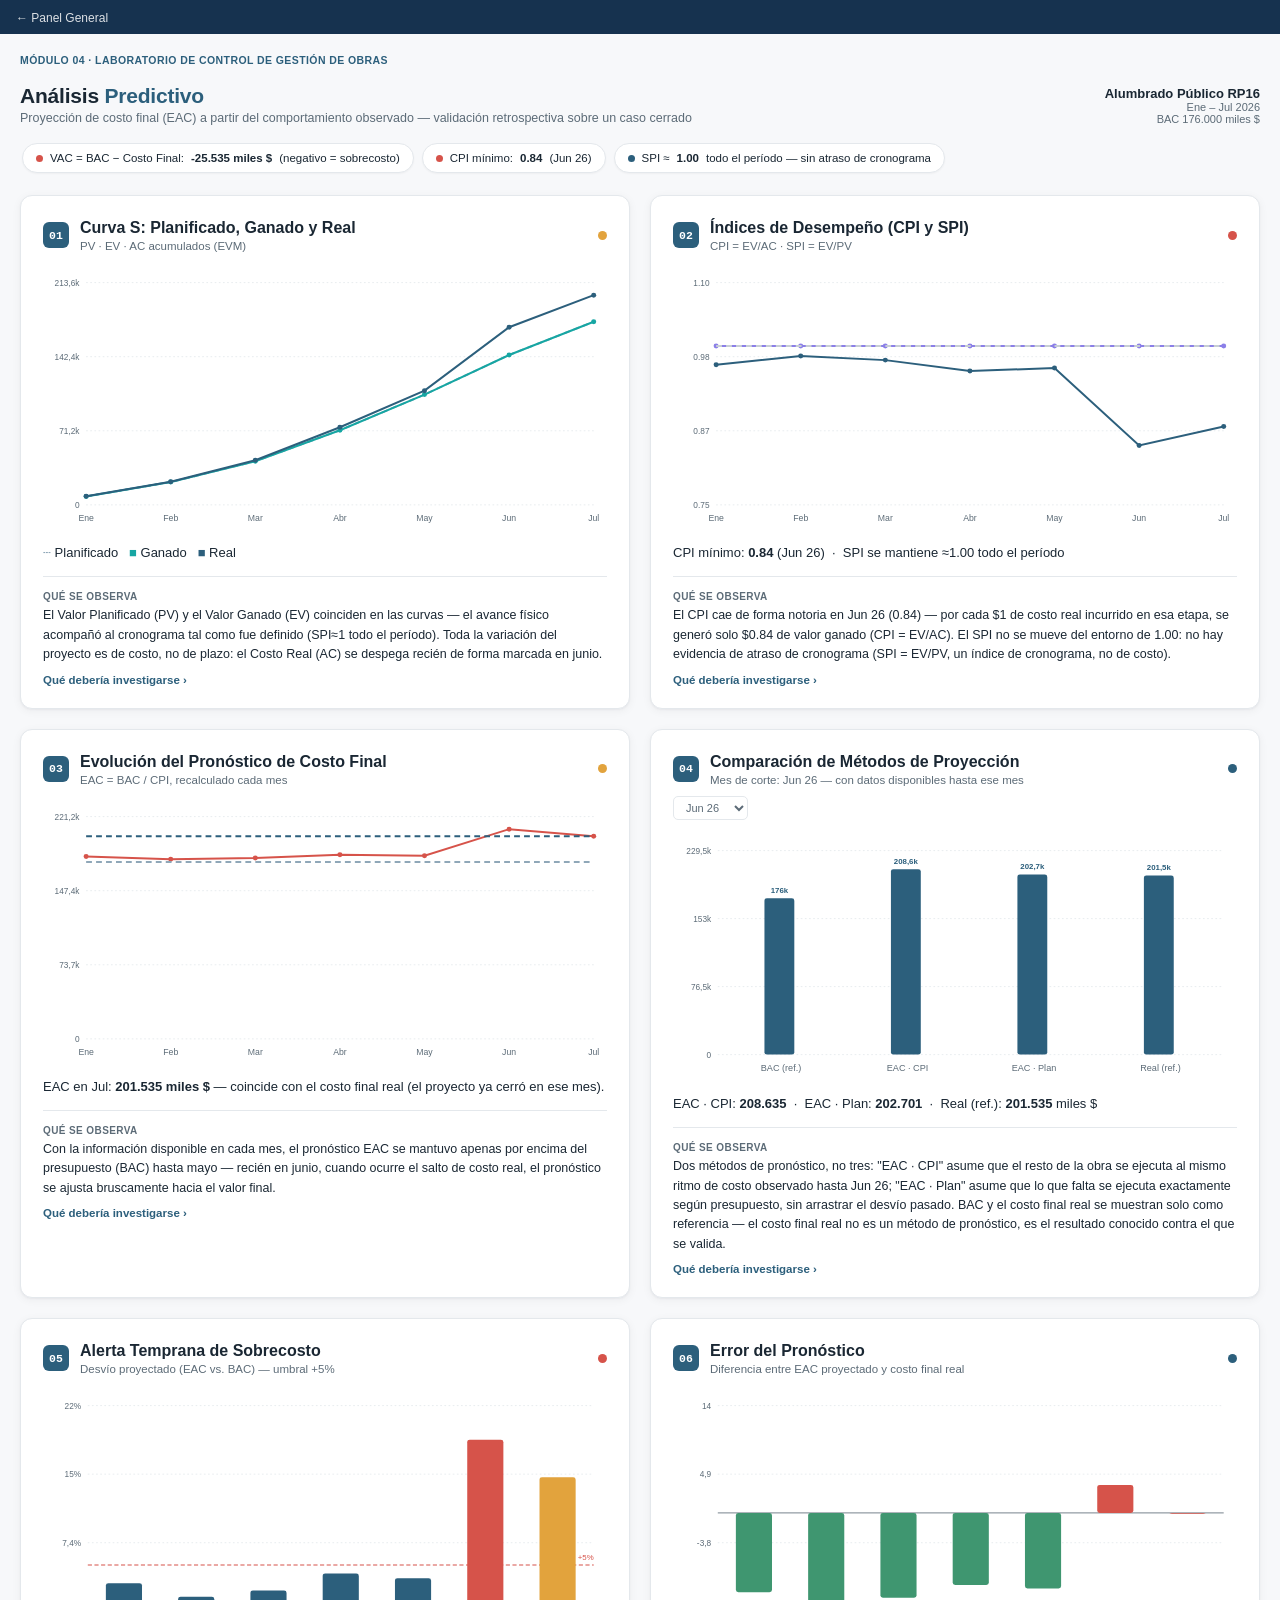
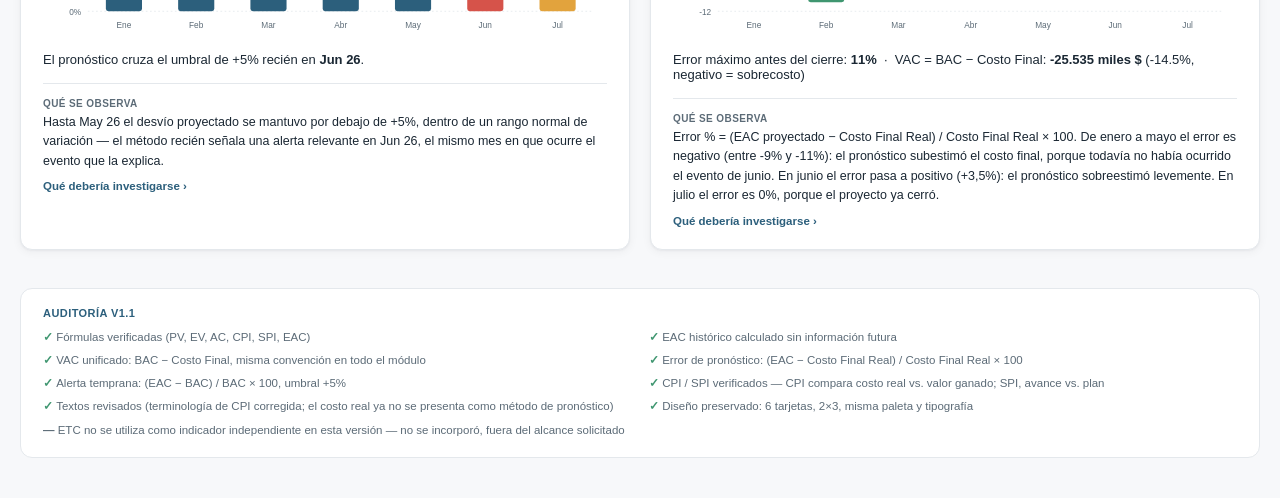
<file: modules/predictivo/index.html>
<!DOCTYPE html>
<html lang="es">
<head>
<meta charset="UTF-8">
<meta name="viewport" content="width=device-width, initial-scale=1.0">
<title>Análisis Predictivo — Alumbrado Público RP16</title>
<link rel="icon" type="image/png" href="/favicon.png">
<style>
:root{
  --bg:#F7F8FA;
  --surface:#FFFFFF;
  --text:#1A2733;
  --text-sec:#5C6B77;
  --border:#E4E8EC;

  --neutral:#2C5F7C;
  --secondary:#8B7FE8;
  --productividad:#16A6A3;
  --atencion:#E2A33D;
  --critico:#D6534A;
  --positivo:#3F9670;

  --font-ui: -apple-system, BlinkMacSystemFont, "Segoe UI", Roboto, "Helvetica Neue", Arial, sans-serif;
  --font-mono: "SFMono-Regular", Consolas, "Liberation Mono", Menlo, monospace;
}
*{box-sizing:border-box;}
html,body{margin:0;background:var(--bg);color:var(--text);font-family:var(--font-ui);-webkit-font-smoothing:antialiased;}
h1,h3{margin:0;color:var(--text);}
p{margin:0;}

.page{min-height:100vh;display:flex;flex-direction:column;padding:20px 20px 40px;gap:16px;max-width:1320px;margin:0 auto;}

.modtag{font-size:10.5px;font-weight:700;letter-spacing:.04em;color:var(--neutral);text-transform:uppercase;}
.top{display:flex;justify-content:space-between;align-items:flex-end;flex-wrap:wrap;gap:10px;margin-top:2px;}
.top h1{font-size:21px;font-weight:700;letter-spacing:-0.01em;}
.top h1 span{color:var(--neutral);}
.top .sub{color:var(--text-sec);font-size:12.5px;margin-top:3px;}
.top .obra{text-align:right;font-size:11px;color:var(--text-sec);}
.top .obra b{display:block;color:var(--text);font-size:13px;font-weight:600;}
.top .obra span{display:block;}

.summary{display:flex;gap:8px;overflow-x:auto;padding:2px 2px 6px;scroll-snap-type:x proximity;-webkit-overflow-scrolling:touch;}
.summary::-webkit-scrollbar{display:none;}
.chip{flex:none;scroll-snap-align:start;display:flex;align-items:center;gap:7px;background:var(--surface);border:1px solid var(--border);border-radius:20px;padding:8px 13px;font-size:11.5px;color:var(--text);white-space:nowrap;box-shadow:0 1px 2px rgba(16,24,32,.04);}
.chip .dot{width:7px;height:7px;border-radius:50%;flex:none;}
.chip b{font-weight:600;}

.grid{display:grid;grid-template-columns:1fr 1fr;gap:20px;}
@media(max-width:760px){ .grid{grid-template-columns:1fr;gap:16px;} }

.card{background:var(--surface);border:1px solid var(--border);border-radius:12px;padding:22px;box-shadow:0 1px 2px rgba(16,24,32,.04), 0 2px 10px rgba(16,24,32,.05);display:flex;flex-direction:column;min-width:0;}
.chead{display:flex;align-items:center;gap:11px;}
.badge{flex:none;width:26px;height:26px;border-radius:6px;background:var(--neutral);color:#fff;display:flex;align-items:center;justify-content:center;font-family:var(--font-mono);font-size:11.5px;font-weight:700;}
.ctitle{flex:1;min-width:0;}
.ctitle h3{font-size:16px;font-weight:600;line-height:1.25;}
.ctitle .ctype{font-size:11.5px;color:var(--text-sec);margin-top:2px;}
.statusdot{flex:none;width:9px;height:9px;border-radius:50%;margin-left:6px;}
.statusdot[data-lvl="positivo"]{background:var(--positivo);}
.statusdot[data-lvl="atencion"]{background:var(--atencion);}
.statusdot[data-lvl="critico"]{background:var(--critico);}
.statusdot[data-lvl="neutral"]{background:var(--neutral);}

.panel-controls{display:flex;gap:6px;margin-top:10px;flex-wrap:wrap;align-items:center;}
.panel-controls select{font-size:11px;padding:4px 8px;border:1px solid var(--border);border-radius:5px;background:var(--surface);color:var(--text-sec);font-family:var(--font-ui);}
.panel-controls select:focus{outline:1px solid var(--neutral);}

.chart-wrap{width:100%;margin-top:14px;}
.chart-wrap svg{width:100%;height:100%;display:block;font-variant-numeric:tabular-nums;}

.headline{font-size:13px;color:var(--text);margin-top:14px;font-variant-numeric:tabular-nums;}
.headline b{font-weight:700;}

.stat-grid{display:grid;grid-template-columns:repeat(3,1fr);gap:10px;margin-top:14px;}
@media(max-width:420px){ .stat-grid{grid-template-columns:repeat(2,1fr);} }
.stat{border-top:1px solid var(--border);padding-top:7px;}
.stat .slabel{font-size:10px;color:var(--text-sec);}
.stat .sval{font-family:var(--font-mono);font-size:14.5px;color:var(--text);font-weight:600;margin-top:1px;}

.obs{margin-top:16px;padding-top:14px;border-top:1px solid var(--border);}
.obs .otag{font-size:10px;font-weight:700;letter-spacing:.04em;color:var(--text-sec);text-transform:uppercase;display:block;margin-bottom:4px;}
.obs .oline{font-size:12.5px;line-height:1.55;color:var(--text);}
.obs details{margin-top:9px;}
.obs summary{font-size:11.5px;color:var(--neutral);font-weight:600;cursor:pointer;list-style:none;}
.obs summary::-webkit-details-marker{display:none;}
.obs summary::after{content:" \203A";}
.obs details[open] summary::after{content:" \2304";}
.obs .rec{font-size:12px;line-height:1.55;color:var(--text-sec);margin-top:7px;}

.note{font-size:10.5px;line-height:1.5;color:var(--text-sec);font-style:italic;margin-top:10px;}

.audit-block{margin-top:22px;background:var(--surface);border:1px solid var(--border);border-radius:12px;padding:18px 22px;}
.audit-block .a-title{font-size:11px;font-weight:700;letter-spacing:.04em;color:var(--neutral);text-transform:uppercase;margin-bottom:10px;}
.audit-block ul{list-style:none;margin:0;padding:0;display:grid;grid-template-columns:1fr 1fr;gap:6px 18px;}
@media(max-width:640px){ .audit-block ul{grid-template-columns:1fr;} }
.audit-block li{font-size:11.5px;color:var(--text-sec);line-height:1.5;}
.audit-block li.ok::before{content:"✓ ";color:var(--positivo);font-weight:700;}
.audit-block li.na::before{content:"— ";color:var(--text-sec);font-weight:700;}
</style>
</head>
<body>
<div style="background:#16324F;padding:8px 16px;">
  <a href="../../index.html" style="color:#fff;opacity:.85;font:12px -apple-system,sans-serif;text-decoration:none;">&larr; Panel General</a>
</div>
<div id="app" class="page"></div>

<script>
/* =========================================================
   DATA — mismo dataset base que M01/M02/M03: mismos 10 rubros,
   mismos montos y avances mensuales de Alumbrado Público RP16.
   ========================================================= */
const MESES = [
  {id:'2026-01', label:'Ene 26'}, {id:'2026-02', label:'Feb 26'},
  {id:'2026-03', label:'Mar 26'}, {id:'2026-04', label:'Abr 26'},
  {id:'2026-05', label:'May 26'}, {id:'2026-06', label:'Jun 26'},
  {id:'2026-07', label:'Jul 26'}
];

const RUBROS = [
  {id:'columnas',       nombre:'Columnas',                 presupuesto:[0,0,5200,9100,7800,3900,0], costo:[0,0,4576,10010,8970,3510,0], avance:[0,0,20,35,30,15,0]},
  {id:'luminarias',     nombre:'Luminarias LED',           presupuesto:[0,0,0,1700,5100,11900,15300], costo:[0,0,0,2006,4335,34272,13464], avance:[0,0,0,5,15,35,45]},
  {id:'cableado',       nombre:'Cableado',                 presupuesto:[0,0,0,6000,9000,9000,6000], costo:[0,0,0,6900,8100,10620,5100], avance:[0,0,0,20,30,30,20]},
  {id:'tableros',       nombre:'Tableros Eléctricos',      presupuesto:[0,0,0,0,4000,6400,5600], costo:[0,0,0,0,4720,5440,6720], avance:[0,0,0,0,25,40,35]},
  {id:'canalizaciones', nombre:'Canalizaciones',           presupuesto:[0,2800,4900,4200,2100,0,0], costo:[0,2380,5880,3696,2310,0,0], avance:[0,20,35,30,15,0,0]},
  {id:'excavacion',     nombre:'Excavación',               presupuesto:[2800,3200,2000,0,0,0,0], costo:[3220,2880,2360,0,0,0,0], avance:[35,40,25,0,0,0,0]},
  {id:'hormigon',       nombre:'Hormigón',                 presupuesto:[2000,3000,3000,2000,0,0,0], costo:[1800,3540,2550,2400,0,0,0], avance:[20,30,30,20,0,0,0]},
  {id:'manoobra',       nombre:'Mano de Obra',             presupuesto:[1600,2400,3200,3600,3600,3200,2400], costo:[1840,2160,3776,3060,4320,2816,2640], avance:[8,12,16,18,18,16,12]},
  {id:'equipos',        nombre:'Equipos',                  presupuesto:[1200,1800,1200,2400,1800,2400,1200], costo:[900,2430,840,3000,1404,2880,1560], avance:[10,15,10,20,15,20,10]},
  {id:'senalizacion',   nombre:'Señalización y Seguridad', presupuesto:[480,600,600,720,900,1200,1500], costo:[566,510,720,634,990,1380,1350], avance:[8,10,10,12,15,20,25]}
];

RUBROS.forEach(r=>{ r.presupuestoTotal = r.presupuesto.reduce((a,b)=>a+b,0); });

/* =========================================================
   CÁLCULOS EVM — Valor Planificado (PV), Valor Ganado (EV),
   Costo Real (AC), índices CPI/SPI, y proyecciones EAC.
   Todo se deriva de los datos de arriba, mes a mes.
   ========================================================= */
function cumSum(arr){ let acc=0; return arr.map(v=>acc+=v); }

const BAC = RUBROS.reduce((a,r)=>a+r.presupuestoTotal,0); // Budget at Completion
const presMonthly = MESES.map((m,i)=>RUBROS.reduce((a,r)=>a+r.presupuesto[i],0));
const costMonthly = MESES.map((m,i)=>RUBROS.reduce((a,r)=>a+r.costo[i],0));
const PV = cumSum(presMonthly); // Planned Value acumulado
const AC = cumSum(costMonthly); // Actual Cost acumulado

const avanceAcumPct = MESES.map((m,i)=>{
  let num=0;
  RUBROS.forEach(r=>{
    let cum=0; for(let k=0;k<=i;k++) cum+=r.avance[k];
    num += r.presupuestoTotal*cum;
  });
  return num/BAC;
});
const EV = avanceAcumPct.map(a=>BAC*a/100); // Earned Value acumulado
const CPI = EV.map((ev,i)=>ev/AC[i]);
const SPI = EV.map((ev,i)=>ev/PV[i]);

// Dos métodos de proyección EAC, con la información disponible hasta cada mes
const EAC_CPI = CPI.map(cpi=>BAC/cpi);                         // asume que el resto continúa al ritmo de costo observado
const EAC_PLAN = EV.map((ev,i)=>AC[i]+(BAC-ev));                // asume que el resto se ejecuta exactamente según presupuesto

const COSTO_FINAL_REAL = AC[AC.length-1];
const VAC = BAC - COSTO_FINAL_REAL; // Variance at Completion (negativo = sobrecosto)

/* =========================================================
   FORMATO
   ========================================================= */
function fmt(n){ if(n===null||n===undefined||isNaN(n)) return '—';
  return new Intl.NumberFormat('es-AR',{maximumFractionDigits: Math.abs(n)<10? 1:0}).format(n); }
function fmtCompact(n){
  if(n===null||n===undefined||isNaN(n)) return '—';
  const sign=n<0?'-':''; const abs=Math.abs(n);
  if(abs>=1000) return sign+(abs/1000).toFixed(1).replace('.',',').replace(',0','')+'k';
  return fmt(n);
}
function fmtPct(n,decimals){ if(n===null||isNaN(n)) return '—'; const d=decimals===undefined?1:decimals;
  return (n>=0?'+':'')+n.toFixed(d)+'%'; }
function fmtSigned(n){ return (n>=0?'+':'')+fmt(n); }

function colorForVar(pct){
  if(pct<0) return 'var(--positivo)';
  if(pct<5) return 'var(--neutral)';
  if(pct<15) return 'var(--atencion)';
  return 'var(--critico)';
}
function levelForVar(pct){
  if(pct<0) return 'positivo';
  if(pct<5) return 'neutral';
  if(pct<15) return 'atencion';
  return 'critico';
}

/* =========================================================
   CHARTS
   ========================================================= */
const CH = {
  lineChart(seriesArr, categories, opts){
    opts=opts||{};
    const W=680,H=320,M={t:20,r:16,b:32,l:52};
    const innerW=W-M.l-M.r, innerH=H-M.t-M.b;
    let allVals=[]; seriesArr.forEach(s=>allVals=allVals.concat(s.values));
    const min=opts.min!==undefined?opts.min:Math.min(0,...allVals);
    const max=opts.max!==undefined?opts.max:Math.max(...allVals,1)*1.06;
    const n=categories.length;
    const xFor=i=> M.l + (n<=1?0:(i/(n-1))*innerW);
    const yFor=v=> M.t+innerH-((v-min)/((max-min)||1))*innerH;
    let grid='';
    for(let t=0;t<=3;t++){ const v=min+(max-min)*t/3; const y=yFor(v);
      grid+=`<line x1="${M.l}" y1="${y}" x2="${W-M.r}" y2="${y}" stroke="var(--border)" stroke-dasharray="2,3"/>
             <text x="${M.l-8}" y="${y+4}" font-size="10" text-anchor="end" fill="var(--text-sec)">${opts.pctSuffix?v.toFixed(2):fmtCompact(v)}</text>`; }
    let xlabels=categories.map((c,i)=>`<text x="${xFor(i)}" y="${M.t+innerH+20}" font-size="10.5" text-anchor="middle" fill="var(--text-sec)">${c.replace(' 26','')}</text>`).join('');
    let lines='';
    seriesArr.forEach(s=>{
      const pts=s.values.map((v,i)=>`${xFor(i)},${yFor(v)}`).join(' ');
      lines+=`<polyline points="${pts}" fill="none" stroke="${s.color}" stroke-width="2.4" ${s.dashed?'stroke-dasharray="7,5"':''}/>`;
      if(!s.noDots) s.values.forEach((v,i)=> lines+=`<circle cx="${xFor(i)}" cy="${yFor(v)}" r="3" fill="${s.color}"/>`);
    });
    return `<svg viewBox="0 0 ${W} ${H}" class="chart-svg" preserveAspectRatio="xMidYMid meet">${grid}${lines}${xlabels}</svg>`;
  },

  bars(categories, values, colorFn, opts){
    opts=opts||{};
    const W=680,H=300,M={t:20,r:16,b:32,l:54};
    const innerW=W-M.l-M.r, innerH=H-M.t-M.b;
    const allV = opts.refLine!==undefined ? values.concat([opts.refLine]) : values;
    const max=Math.max(...allV.map(v=>Math.abs(v)),1)*1.2;
    const min=opts.zeroBase===false?Math.min(...allV)*1.1:Math.min(0,...allV);
    const yFor=v=> M.t+innerH-((v-min)/((max-min)||1))*innerH;
    const n=categories.length, slot=innerW/n, barW=Math.min(slot*0.5,44);
    let bars='', labels='', grid='';
    for(let t=0;t<=3;t++){ const v=min+(max-min)*t/3; const y=yFor(v);
      grid+=`<line x1="${M.l}" y1="${y}" x2="${W-M.r}" y2="${y}" stroke="var(--border)" stroke-dasharray="2,3"/>
             <text x="${M.l-8}" y="${y+4}" font-size="10" text-anchor="end" fill="var(--text-sec)">${opts.pctSuffix?fmt(v)+'%':fmtCompact(v)}</text>`; }
    const zeroY = yFor(0);
    if(min<0) grid+=`<line x1="${M.l}" y1="${zeroY}" x2="${W-M.r}" y2="${zeroY}" stroke="var(--text-sec)"/>`;
    if(opts.refLine!==undefined){
      const ry=yFor(opts.refLine);
      grid+=`<line x1="${M.l}" y1="${ry}" x2="${W-M.r}" y2="${ry}" stroke="var(--critico)" stroke-width="1.3" stroke-dasharray="5,3"/>
             <text x="${W-M.r}" y="${ry-6}" font-size="9.5" text-anchor="end" fill="var(--critico)">${opts.refLabel||''}</text>`;
    }
    values.forEach((v,i)=>{
      const x=M.l+i*slot+slot/2-barW/2;
      const y=Math.min(yFor(v),zeroY), h=Math.abs(yFor(v)-zeroY);
      bars+=`<rect x="${x}" y="${y}" width="${barW}" height="${Math.max(h,1)}" fill="${colorFn(v,i)}" rx="3"/>`;
      labels+=`<text x="${x+barW/2}" y="${M.t+innerH+20}" font-size="10" text-anchor="middle" fill="var(--text-sec)">${categories[i].replace(' 26','')}</text>`;
    });
    return `<svg viewBox="0 0 ${W} ${H}" class="chart-svg" preserveAspectRatio="xMidYMid meet">${grid}${bars}${labels}</svg>`;
  },

  groupedBars(categories, series){
    const W=680,H=300,M={t:20,r:16,b:34,l:54};
    const innerW=W-M.l-M.r, innerH=H-M.t-M.b;
    let allVals=[]; series.forEach(s=>allVals=allVals.concat(s.values));
    const max=Math.max(...allVals,1)*1.1;
    const n=categories.length, groupW=innerW/n, barW=Math.min((groupW*0.72)/series.length,40);
    const yFor=v=> M.t+innerH-(v/max)*innerH;
    let bars='', labels='', grid='';
    for(let t=0;t<=3;t++){ const v=max*t/3; const y=yFor(v);
      grid+=`<line x1="${M.l}" y1="${y}" x2="${W-M.r}" y2="${y}" stroke="var(--border)" stroke-dasharray="2,3"/>
             <text x="${M.l-8}" y="${y+4}" font-size="10" text-anchor="end" fill="var(--text-sec)">${fmtCompact(v)}</text>`; }
    categories.forEach((c,i)=>{
      const gx = M.l + i*groupW + groupW/2 - (series.length*barW)/2;
      series.forEach((s,si)=>{
        const v=s.values[i], x=gx+si*barW, y=yFor(v);
        bars+=`<rect x="${x}" y="${y}" width="${barW-4}" height="${(M.t+innerH)-y}" fill="${s.color}" rx="3"/>
          <text x="${x+(barW-4)/2}" y="${y-6}" font-size="9.5" font-weight="700" text-anchor="middle" fill="${s.color}">${fmtCompact(v)}</text>`;
      });
      labels+=`<text x="${M.l+i*groupW+groupW/2}" y="${M.t+innerH+20}" font-size="11" text-anchor="middle" fill="var(--text-sec)">${c}</text>`;
    });
    return `<svg viewBox="0 0 ${W} ${H}" class="chart-svg" preserveAspectRatio="xMidYMid meet">${grid}${bars}${labels}</svg>`;
  }
};

/* =========================================================
   STATE
   ========================================================= */
const STATE = { p4Mes: 5 }; // índice de mes de corte para comparar métodos (0=Ene..6=Jul); default Jun

/* =========================================================
   PANELES
   ========================================================= */
function buildPanel1(){
  const series=[
    {name:'Valor Planificado (PV)', color:'#8FA7B8', values:PV, dashed:true, noDots:true},
    {name:'Valor Ganado (EV)', color:'var(--productividad)', values:EV},
    {name:'Costo Real (AC)', color:'var(--neutral)', values:AC}
  ];
  return {
    badge:'01', title:'Curva S: Planificado, Ganado y Real', type:'PV · EV · AC acumulados (EVM)',
    status: levelForVar(-VAC/BAC*100),
    chart: CH.lineChart(series, MESES.map(m=>m.label)),
    headline:`<span style="color:#8FA7B8">┄</span> Planificado &nbsp; <span style="color:var(--productividad)">■</span> Ganado &nbsp; <span style="color:var(--neutral)">■</span> Real`,
    obs:`El Valor Planificado (PV) y el Valor Ganado (EV) coinciden en las curvas — el avance físico acompañó al cronograma tal como fue definido (SPI≈1 todo el período). Toda la variación del proyecto es de costo, no de plazo: el Costo Real (AC) se despega recién de forma marcada en junio.`,
    rec:`Cuando PV y EV coinciden así de cerca, conviene concentrar el análisis predictivo en el desempeño de costo (paneles 02 y 03) más que en riesgo de atraso de cronograma.`
  };
}

function buildPanel2(){
  const series=[
    {name:'CPI', color:'var(--neutral)', values:CPI},
    {name:'SPI', color:'var(--secondary)', values:SPI},
    {name:'Referencia (1.0)', color:'#C7CED3', values:MESES.map(()=>1), dashed:true, noDots:true}
  ];
  const minCPI = Math.min(...CPI);
  const minIdx = CPI.indexOf(minCPI);
  return {
    badge:'02', title:'Índices de Desempeño (CPI y SPI)', type:'CPI = EV/AC · SPI = EV/PV',
    status: minCPI<0.9?'critico':(minCPI<0.97?'atencion':'positivo'),
    chart: CH.lineChart(series, MESES.map(m=>m.label), {min:0.75,max:1.1,pctSuffix:true}),
    headline:`CPI mínimo: <b>${minCPI.toFixed(2)}</b> (${MESES[minIdx].label}) &nbsp;·&nbsp; SPI se mantiene ≈1.00 todo el período`,
    obs:`El CPI cae de forma notoria en ${MESES[minIdx].label} (${minCPI.toFixed(2)}) — por cada $1 de costo real incurrido en esa etapa, se generó solo $${minCPI.toFixed(2)} de valor ganado (CPI = EV/AC). El SPI no se mueve del entorno de 1.00: no hay evidencia de atraso de cronograma (SPI = EV/PV, un índice de cronograma, no de costo).`,
    rec:`Un CPI por debajo de 1 sostenido en el tiempo (no solo un mes puntual) es la señal más confiable para activar una revisión de costos — revisar si el mes con CPI más bajo coincide con algún evento puntual en el panel 04 del módulo 03 (diagnóstico de causas).`
  };
}

function buildPanel3(){
  const series=[
    {name:'EAC proyectado (CPI)', color:'var(--critico)', values:EAC_CPI},
    {name:'Presupuesto (BAC)', color:'#8FA7B8', values:MESES.map(()=>BAC), dashed:true, noDots:true},
    {name:'Costo final real', color:'var(--neutral)', values:MESES.map(()=>COSTO_FINAL_REAL), dashed:true, noDots:true}
  ];
  return {
    badge:'03', title:'Evolución del Pronóstico de Costo Final', type:'EAC = BAC / CPI, recalculado cada mes',
    status:'atencion',
    chart: CH.lineChart(series, MESES.map(m=>m.label)),
    headline:`EAC en Jul: <b>${fmt(EAC_CPI[6])} miles $</b> — coincide con el costo final real (el proyecto ya cerró en ese mes).`,
    obs:`Con la información disponible en cada mes, el pronóstico EAC se mantuvo apenas por encima del presupuesto (BAC) hasta mayo — recién en junio, cuando ocurre el salto de costo real, el pronóstico se ajusta bruscamente hacia el valor final.`,
    rec:`Esto es una validación retrospectiva, no una predicción real: el "costo final real" ya se conoce porque el caso está cerrado. El punto de interés es que el método de tendencia (CPI) no pudo anticipar un evento puntual (el salto de precio de Luminarias) antes de que ocurriera — ninguna extrapolación de tendencia lo habría hecho.`
  };
}

function buildPanel4(){
  const i = STATE.p4Mes;
  const categorias = ['BAC (ref.)','EAC · CPI','EAC · Plan','Real (ref.)'];
  const valores = [BAC, EAC_CPI[i], EAC_PLAN[i], COSTO_FINAL_REAL];
  const opts = MESES.map((m,idx)=>`<option value="${idx}" ${idx===i?'selected':''}>${m.label}</option>`).join('');
  return {
    badge:'04', title:'Comparación de Métodos de Proyección', type:`Mes de corte: ${MESES[i].label} — con datos disponibles hasta ese mes`,
    status:'neutral',
    controls:`<select data-p4mes>${opts}</select>`,
    chart: CH.groupedBars(categorias, [{color:'var(--neutral)', values: valores}]),
    headline:`EAC · CPI: <b>${fmt(EAC_CPI[i])}</b> &nbsp;·&nbsp; EAC · Plan: <b>${fmt(EAC_PLAN[i])}</b> &nbsp;·&nbsp; Real (ref.): <b>${fmt(COSTO_FINAL_REAL)}</b> miles $`,
    obs:`Dos métodos de pronóstico, no tres: "EAC · CPI" asume que el resto de la obra se ejecuta al mismo ritmo de costo observado hasta ${MESES[i].label}; "EAC · Plan" asume que lo que falta se ejecuta exactamente según presupuesto, sin arrastrar el desvío pasado. BAC y el costo final real se muestran solo como referencia — el costo final real no es un método de pronóstico, es el resultado conocido contra el que se valida.`,
    rec:`En etapas tempranas, preferir el método más conservador (CPI) para presupuestar contingencia; el método "según plan" sirve como piso optimista, no como pronóstico base.`
  };
}

function buildPanel5(){
  const UMBRAL = 5; // % sobre BAC
  const desvioProy = EAC_CPI.map(v=>(v-BAC)/BAC*100);
  const primerMes = desvioProy.findIndex(v=>v>UMBRAL);
  return {
    badge:'05', title:'Alerta Temprana de Sobrecosto', type:`Desvío proyectado (EAC vs. BAC) — umbral +${UMBRAL}%`,
    status: primerMes>=5 ? 'critico' : 'atencion',
    chart: CH.bars(MESES.map(m=>m.label), desvioProy, v=>colorForVar(v), {refLine:UMBRAL, refLabel:`+${UMBRAL}%`, pctSuffix:true}),
    headline: primerMes>=0
      ? `El pronóstico cruza el umbral de +${UMBRAL}% recién en <b>${MESES[primerMes].label}</b>.`
      : `El pronóstico no llegó a cruzar el umbral de +${UMBRAL}% en ningún mes.`,
    obs: primerMes>=0
      ? `Hasta ${MESES[Math.max(primerMes-1,0)].label} el desvío proyectado se mantuvo por debajo de +${UMBRAL}%, dentro de un rango normal de variación — el método recién señala una alerta relevante en ${MESES[primerMes].label}, el mismo mes en que ocurre el evento que la explica.`
      : `El desvío proyectado se mantuvo controlado durante todo el período.`,
    rec:`Un método basado en tendencia (CPI) solo puede anticipar desvíos que ya se venían gestando — no detecta eventos puntuales (cambios de precio, licitaciones, tipo de cambio) antes de que sucedan. Para esos casos hace falta seguimiento de mercado además del seguimiento de CPI.`
  };
}

function buildPanel6(){
  const errorPct = EAC_CPI.map(v=>(v-COSTO_FINAL_REAL)/COSTO_FINAL_REAL*100);
  const maxAbsErr = Math.max(...errorPct.map(v=>Math.abs(v)).slice(0,6)); // excluye jul (trivialmente 0)
  return {
    badge:'06', title:'Error del Pronóstico', type:'Diferencia entre EAC proyectado y costo final real',
    status:'neutral',
    chart: CH.bars(MESES.map(m=>m.label), errorPct, v=>v<0?'var(--positivo)':'var(--critico)', {zeroBase:false}),
    headline:`Error máximo antes del cierre: <b>${fmt(maxAbsErr)}%</b> &nbsp;·&nbsp; VAC = BAC − Costo Final: <b>${fmtSigned(VAC)} miles $</b> (${fmtPct(VAC/BAC*100)}, negativo = sobrecosto)`,
    obs:`Error % = (EAC proyectado − Costo Final Real) / Costo Final Real × 100. De enero a mayo el error es negativo (entre -9% y -11%): el pronóstico subestimó el costo final, porque todavía no había ocurrido el evento de junio. En junio el error pasa a positivo (+3,5%): el pronóstico sobreestimó levemente. En julio el error es 0%, porque el proyecto ya cerró.`,
    rec:`Este patrón (subestimación sostenida seguida de una corrección abrupta) puede estar asociado a desvíos causados por eventos puntuales más que por tendencias graduales — el panel 04 del módulo 03 (diagnóstico) identificó el efecto precio como dominante, lo cual es coherente con esta lectura, aunque no la confirma por sí sola.`
  };
}

/* =========================================================
   RESUMEN EJECUTIVO
   ========================================================= */
function buildSummary(){
  const minCPI = Math.min(...CPI);
  const minIdx = CPI.indexOf(minCPI);
  return [
    {dot: VAC<0?'critico':'positivo', text:`VAC = BAC − Costo Final: <b>${fmtSigned(VAC)} miles $</b> (negativo = sobrecosto)`},
    {dot: minCPI<0.9?'critico':'atencion', text:`CPI mínimo: <b>${minCPI.toFixed(2)}</b> (${MESES[minIdx].label})`},
    {dot:'neutral', text:`SPI ≈ <b>1.00</b> todo el período — sin atraso de cronograma`}
  ];
}

/* =========================================================
   RENDER
   ========================================================= */
function panelHtml(p){
  const vb = p.chart.match(/viewBox="0 0 ([\d.]+) ([\d.]+)"/);
  const ratio = vb ? `${vb[1]}/${vb[2]}` : '2.1/1';
  return `<div class="card">
    <div class="chead">
      <div class="badge">${p.badge}</div>
      <div class="ctitle"><h3>${p.title}</h3><div class="ctype">${p.type}</div></div>
      <span class="statusdot" data-lvl="${p.status}"></span>
    </div>
    ${p.controls?`<div class="panel-controls">${p.controls}</div>`:''}
    <div class="chart-wrap" style="aspect-ratio:${ratio}">${p.chart}</div>
    ${p.headline?`<div class="headline">${p.headline}</div>`:''}
    <div class="obs">
      <span class="otag">Qué se observa</span>
      <div class="oline">${p.obs}</div>
      <details><summary>Qué debería investigarse</summary><div class="rec">${p.rec}</div></details>
    </div>
  </div>`;
}

function bindControls(){
  const p4=document.querySelector('[data-p4mes]'); if(p4) p4.addEventListener('change',()=>{ STATE.p4Mes=parseInt(p4.value,10); render(); });
}

function render(){
  const panels=[buildPanel1(),buildPanel2(),buildPanel3(),buildPanel4(),buildPanel5(),buildPanel6()];
  const chips = buildSummary();
  const chipsHtml = chips.map(c=>`<div class="chip"><span class="dot" style="background:var(--${c.dot})"></span>${c.text}</div>`).join('');
  document.getElementById('app').innerHTML = `
    <div class="modtag">Módulo 04 · Laboratorio de Control de Gestión de Obras</div>
    <div class="top">
      <div>
        <h1>Análisis <span>Predictivo</span></h1>
        <div class="sub">Proyección de costo final (EAC) a partir del comportamiento observado — validación retrospectiva sobre un caso cerrado</div>
      </div>
      <div class="obra"><b>Alumbrado Público RP16</b><span>Ene – Jul 2026</span><span>BAC ${fmt(BAC)} miles $</span></div>
    </div>
    <div class="summary">${chipsHtml}</div>
    <div class="grid">${panels.map(panelHtml).join('')}</div>
    <div class="audit-block">
      <div class="a-title">Auditoría V1.1</div>
      <ul>
        <li class="ok">Fórmulas verificadas (PV, EV, AC, CPI, SPI, EAC)</li>
        <li class="ok">EAC histórico calculado sin información futura</li>
        <li class="ok">VAC unificado: BAC − Costo Final, misma convención en todo el módulo</li>
        <li class="ok">Error de pronóstico: (EAC − Costo Final Real) / Costo Final Real × 100</li>
        <li class="ok">Alerta temprana: (EAC − BAC) / BAC × 100, umbral +5%</li>
        <li class="ok">CPI / SPI verificados — CPI compara costo real vs. valor ganado; SPI, avance vs. plan</li>
        <li class="ok">Textos revisados (terminología de CPI corregida; el costo real ya no se presenta como método de pronóstico)</li>
        <li class="ok">Diseño preservado: 6 tarjetas, 2×3, misma paleta y tipografía</li>
        <li class="na">ETC no se utiliza como indicador independiente en esta versión — no se incorporó, fuera del alcance solicitado</li>
      </ul>
    </div>
  `;
  bindControls();
}
render();
</script>
</body>
</html>
</file>
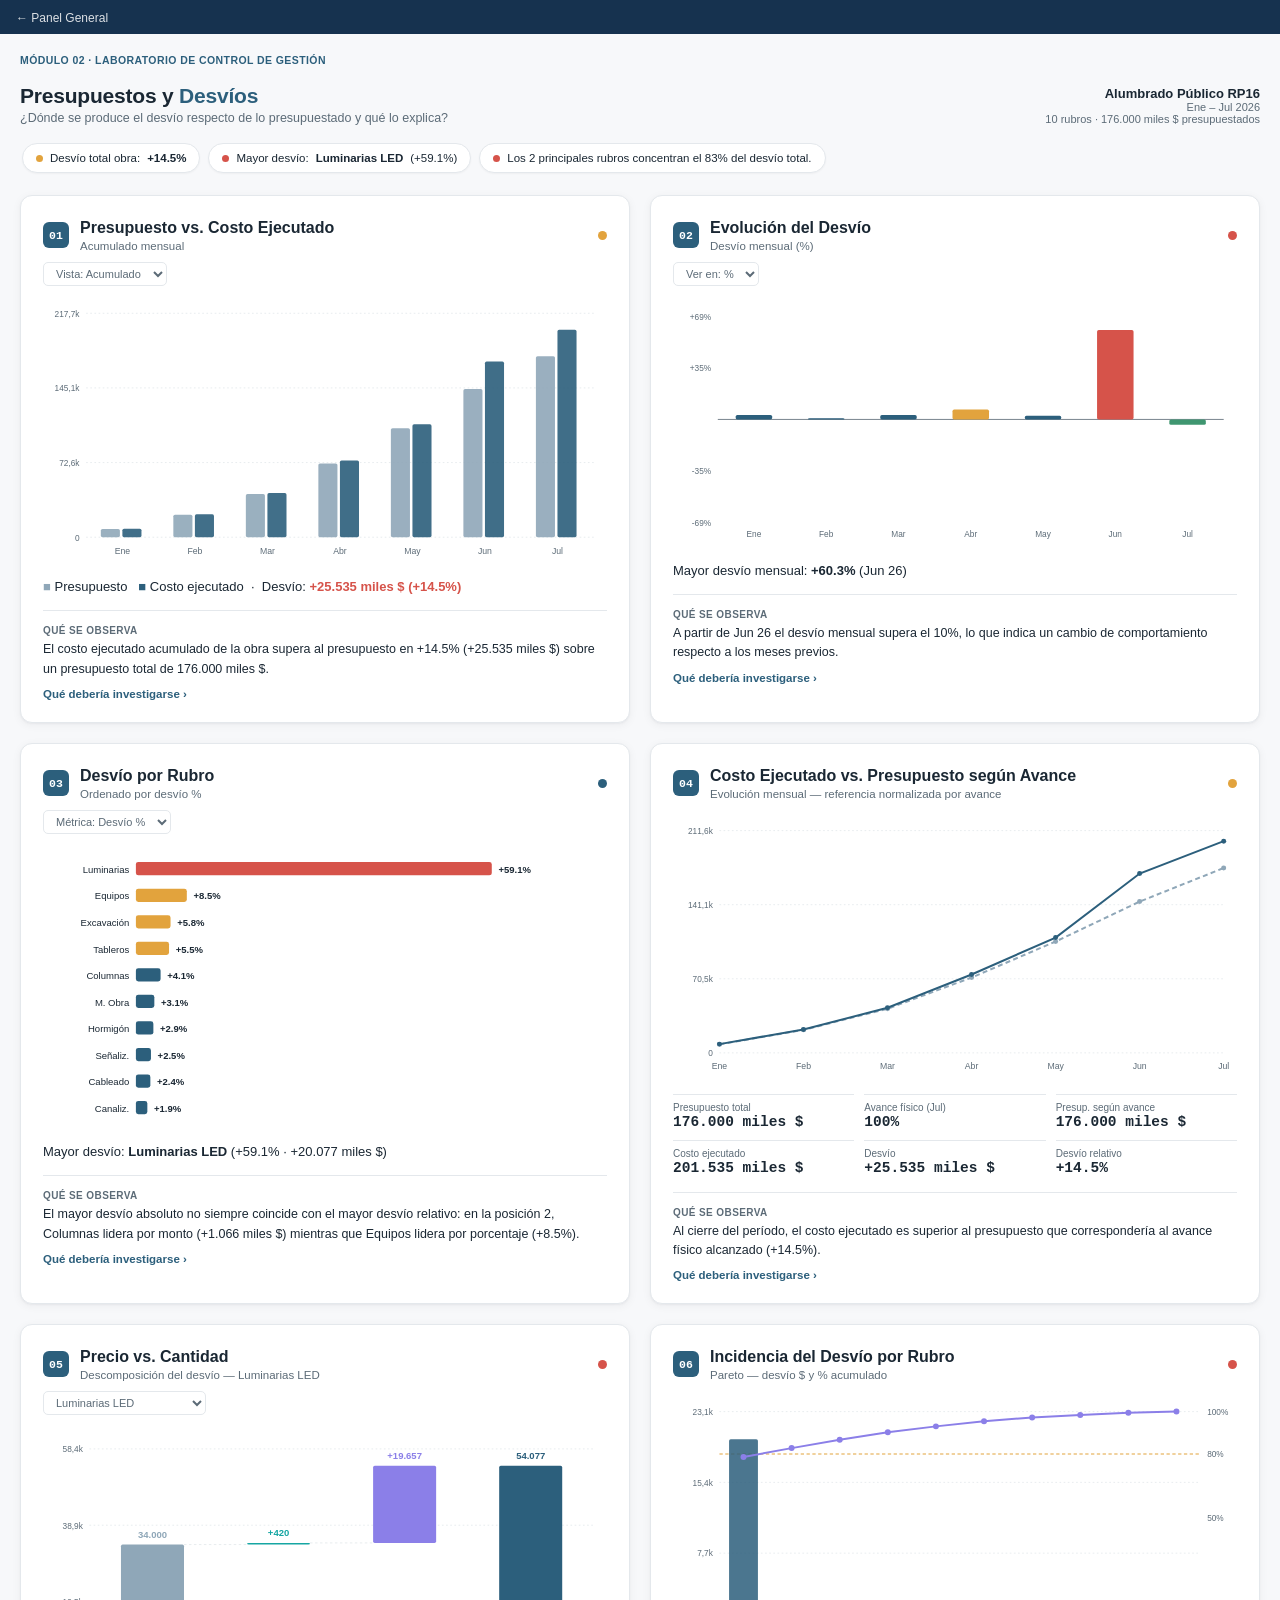
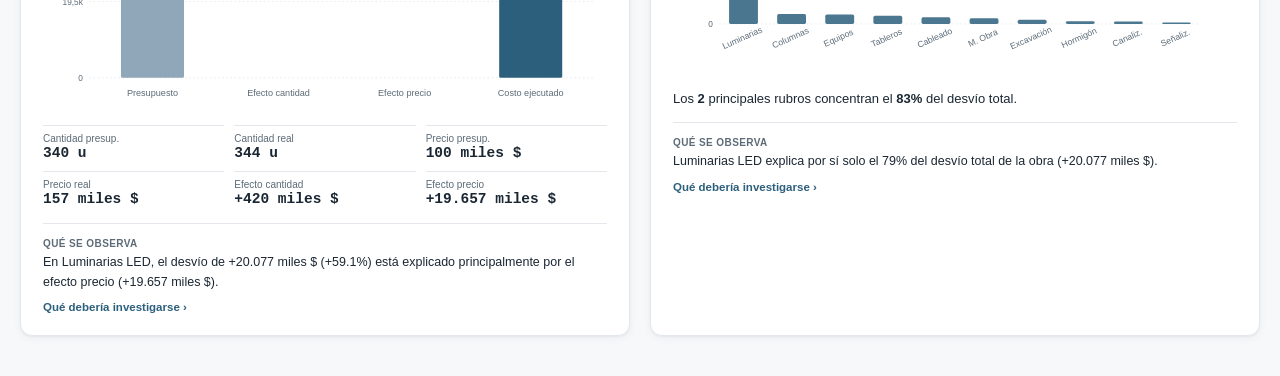
<file: modules/presupuestos/index.html>
<!DOCTYPE html>
<html lang="es">
<head>
<meta charset="UTF-8">
<meta name="viewport" content="width=device-width, initial-scale=1.0">
<title>Presupuestos y Desvíos — Alumbrado Público RP16</title>
<link rel="icon" type="image/png" href="/favicon.png">
<style>
:root{
  --bg:#F7F8FA;
  --surface:#FFFFFF;
  --text:#1A2733;
  --text-sec:#5C6B77;
  --border:#E4E8EC;

  --neutral:#2C5F7C;
  --secondary:#8B7FE8;
  --productividad:#16A6A3;
  --atencion:#E2A33D;
  --critico:#D6534A;
  --positivo:#3F9670;

  --font-ui: -apple-system, BlinkMacSystemFont, "Segoe UI", Roboto, "Helvetica Neue", Arial, sans-serif;
  --font-mono: "SFMono-Regular", Consolas, "Liberation Mono", Menlo, monospace;
}
*{box-sizing:border-box;}
html,body{margin:0;background:var(--bg);color:var(--text);font-family:var(--font-ui);-webkit-font-smoothing:antialiased;}
h1,h3{margin:0;color:var(--text);}
p{margin:0;}

.page{min-height:100vh;display:flex;flex-direction:column;padding:20px 20px 40px;gap:16px;max-width:1320px;margin:0 auto;}

.modtag{font-size:10.5px;font-weight:700;letter-spacing:.04em;color:var(--neutral);text-transform:uppercase;}
.top{display:flex;justify-content:space-between;align-items:flex-end;flex-wrap:wrap;gap:10px;margin-top:2px;}
.top h1{font-size:21px;font-weight:700;letter-spacing:-0.01em;}
.top h1 span{color:var(--neutral);}
.top .sub{color:var(--text-sec);font-size:12.5px;margin-top:3px;}
.top .obra{text-align:right;font-size:11px;color:var(--text-sec);}
.top .obra b{display:block;color:var(--text);font-size:13px;font-weight:600;}
.top .obra span{display:block;}

.summary{display:flex;gap:8px;overflow-x:auto;padding:2px 2px 6px;scroll-snap-type:x proximity;-webkit-overflow-scrolling:touch;}
.summary::-webkit-scrollbar{display:none;}
.chip{flex:none;scroll-snap-align:start;display:flex;align-items:center;gap:7px;background:var(--surface);border:1px solid var(--border);border-radius:20px;padding:8px 13px;font-size:11.5px;color:var(--text);white-space:nowrap;box-shadow:0 1px 2px rgba(16,24,32,.04);}
.chip .dot{width:7px;height:7px;border-radius:50%;flex:none;}
.chip b{font-weight:600;}

.grid{display:grid;grid-template-columns:1fr 1fr;gap:20px;}
@media(max-width:760px){ .grid{grid-template-columns:1fr;gap:16px;} }

.card{background:var(--surface);border:1px solid var(--border);border-radius:12px;padding:22px;box-shadow:0 1px 2px rgba(16,24,32,.04), 0 2px 10px rgba(16,24,32,.05);display:flex;flex-direction:column;min-width:0;}
.chead{display:flex;align-items:center;gap:11px;}
.badge{flex:none;width:26px;height:26px;border-radius:6px;background:var(--neutral);color:#fff;display:flex;align-items:center;justify-content:center;font-family:var(--font-mono);font-size:11.5px;font-weight:700;}
.ctitle{flex:1;min-width:0;}
.ctitle h3{font-size:16px;font-weight:600;line-height:1.25;}
.ctitle .ctype{font-size:11.5px;color:var(--text-sec);margin-top:2px;}
.statusdot{flex:none;width:9px;height:9px;border-radius:50%;margin-left:6px;}
.statusdot[data-lvl="positivo"]{background:var(--positivo);}
.statusdot[data-lvl="atencion"]{background:var(--atencion);}
.statusdot[data-lvl="critico"]{background:var(--critico);}
.statusdot[data-lvl="neutral"]{background:var(--neutral);}

.panel-controls{display:flex;gap:6px;margin-top:10px;flex-wrap:wrap;align-items:center;}
.panel-controls select{font-size:11px;padding:4px 8px;border:1px solid var(--border);border-radius:5px;background:var(--surface);color:var(--text-sec);font-family:var(--font-ui);}
.panel-controls select:focus{outline:1px solid var(--neutral);}

.chart-wrap{width:100%;margin-top:14px;}
.chart-wrap svg{width:100%;height:100%;display:block;font-variant-numeric:tabular-nums;}

.headline{font-size:13px;color:var(--text);margin-top:14px;font-variant-numeric:tabular-nums;}
.headline b{font-weight:700;}
.headline .up{color:var(--critico);}
.headline .down{color:var(--positivo);}

.stat-grid{display:grid;grid-template-columns:repeat(3,1fr);gap:10px;margin-top:14px;}
@media(max-width:420px){ .stat-grid{grid-template-columns:repeat(2,1fr);} }
.stat{border-top:1px solid var(--border);padding-top:7px;}
.stat .slabel{font-size:10px;color:var(--text-sec);}
.stat .sval{font-family:var(--font-mono);font-size:14.5px;color:var(--text);font-weight:600;margin-top:1px;}

.obs{margin-top:16px;padding-top:14px;border-top:1px solid var(--border);}
.obs .otag{font-size:10px;font-weight:700;letter-spacing:.04em;color:var(--text-sec);text-transform:uppercase;display:block;margin-bottom:4px;}
.obs .oline{font-size:12.5px;line-height:1.55;color:var(--text);}
.obs details{margin-top:9px;}
.obs summary{font-size:11.5px;color:var(--neutral);font-weight:600;cursor:pointer;list-style:none;}
.obs summary::-webkit-details-marker{display:none;}
.obs summary::after{content:" \203A";}
.obs details[open] summary::after{content:" \2304";}
.obs .rec{font-size:12px;line-height:1.55;color:var(--text-sec);margin-top:7px;}

.note{font-size:10.5px;line-height:1.5;color:var(--text-sec);font-style:italic;margin-top:10px;}
</style>
</head>
<body>
<div style="background:#16324F;padding:8px 16px;">
  <a href="../../index.html" style="color:#fff;opacity:.85;font:12px -apple-system,sans-serif;text-decoration:none;">&larr; Panel General</a>
</div>
<div id="app" class="page"></div>

<script>
/* =========================================================
   DATA — mismos montos mensuales de presupuesto/costo/avance
   que el módulo EDA (misma obra, mismo dataset base), más
   cantidades y precios presupuestados/reales para este módulo.
   ========================================================= */
const MESES = [
  {id:'2026-01', label:'Ene 26'}, {id:'2026-02', label:'Feb 26'},
  {id:'2026-03', label:'Mar 26'}, {id:'2026-04', label:'Abr 26'},
  {id:'2026-05', label:'May 26'}, {id:'2026-06', label:'Jun 26'},
  {id:'2026-07', label:'Jul 26'}
];

const RUBROS = [
  {id:'columnas',       nombre:'Columnas',                 corto:'Columnas',   unidad:'u',
    presupuesto:[0,0,5200,9100,7800,3900,0], costo:[0,0,4576,10010,8970,3510,0], avance:[0,0,20,35,30,15,0],
    cantidadReal:179.5, cantidadPresup:170},
  {id:'luminarias',     nombre:'Luminarias LED',           corto:'Luminarias', unidad:'u',
    presupuesto:[0,0,0,1700,5100,11900,15300], costo:[0,0,0,2006,4335,34272,13464], avance:[0,0,0,5,15,35,45],
    cantidadReal:344.2, cantidadPresup:340},
  {id:'cableado',       nombre:'Cableado',                 corto:'Cableado',   unidad:'m',
    presupuesto:[0,0,0,6000,9000,9000,6000], costo:[0,0,0,6900,8100,10620,5100], avance:[0,0,0,20,30,30,20],
    cantidadReal:14944.5, cantidadPresup:14200},
  {id:'tableros',       nombre:'Tableros Eléctricos',      corto:'Tableros',   unidad:'u',
    presupuesto:[0,0,0,0,4000,6400,5600], costo:[0,0,0,0,4720,5440,6720], avance:[0,0,0,0,25,40,35],
    cantidadReal:14.1, cantidadPresup:13},
  {id:'canalizaciones', nombre:'Canalizaciones',           corto:'Canaliz.',   unidad:'m',
    presupuesto:[0,2800,4900,4200,2100,0,0], costo:[0,2380,5880,3696,2310,0,0], avance:[0,20,35,30,15,0,0],
    cantidadReal:5808.7, cantidadPresup:5700},
  {id:'excavacion',     nombre:'Excavación',               corto:'Excavación', unidad:'m³',
    presupuesto:[2800,3200,2000,0,0,0,0], costo:[3220,2880,2360,0,0,0,0], avance:[35,40,25,0,0,0,0],
    cantidadReal:2603.9, cantidadPresup:2550},
  {id:'hormigon',       nombre:'Hormigón',                 corto:'Hormigón',   unidad:'m³',
    presupuesto:[2000,3000,3000,2000,0,0,0], costo:[1800,3540,2550,2400,0,0,0], avance:[20,30,30,20,0,0,0],
    cantidadReal:480.9, cantidadPresup:470},
  {id:'manoobra',       nombre:'Mano de Obra',             corto:'M. Obra',    unidad:'HH',
    presupuesto:[1600,2400,3200,3600,3600,3200,2400], costo:[1840,2160,3776,3060,4320,2816,2640], avance:[8,12,16,18,18,16,12],
    cantidadReal:1917, cantidadPresup:1850},
  {id:'equipos',        nombre:'Equipos',                  corto:'Equipos',    unidad:'h',
    presupuesto:[1200,1800,1200,2400,1800,2400,1200], costo:[900,2430,840,3000,1404,2880,1560], avance:[10,15,10,20,15,20,10],
    cantidadReal:315, cantidadPresup:290},
  {id:'senalizacion',   nombre:'Señalización y Seguridad', corto:'Señaliz.',   unidad:'u',
    presupuesto:[480,600,600,720,900,1200,1500], costo:[566,510,720,634,990,1380,1350], avance:[8,10,10,12,15,20,25],
    cantidadReal:59.8, cantidadPresup:58}
];

/* =========================================================
   CÁLCULOS — todo se deriva de los datos anteriores
   ========================================================= */
RUBROS.forEach(r=>{
  r.presupuestoTotal = r.presupuesto.reduce((a,b)=>a+b,0);
  r.costoTotal = r.costo.reduce((a,b)=>a+b,0);
  r.desvioAbs = r.costoTotal - r.presupuestoTotal;
  r.desvioPct = r.presupuestoTotal>0 ? r.desvioAbs/r.presupuestoTotal*100 : 0;
  r.precioPresup = r.cantidadPresup>0 ? r.presupuestoTotal/r.cantidadPresup : 0;
  r.precioReal = r.cantidadReal>0 ? r.costoTotal/r.cantidadReal : 0;
  r.efectoCantidad = (r.cantidadReal - r.cantidadPresup) * r.precioPresup;
  r.efectoPrecio = (r.precioReal - r.precioPresup) * r.cantidadReal;
});

const TOTAL_PRESUPUESTO = RUBROS.reduce((a,r)=>a+r.presupuestoTotal,0);
const TOTAL_COSTO = RUBROS.reduce((a,r)=>a+r.costoTotal,0);
const TOTAL_DESVIO_ABS = TOTAL_COSTO - TOTAL_PRESUPUESTO;
const TOTAL_DESVIO_PCT = TOTAL_DESVIO_ABS/TOTAL_PRESUPUESTO*100;

function presupuestoMensual(){ return MESES.map((m,i)=> RUBROS.reduce((a,r)=>a+r.presupuesto[i],0)); }
function costoMensual(){ return MESES.map((m,i)=> RUBROS.reduce((a,r)=>a+r.costo[i],0)); }
function avanceMensualPonderado(){
  return MESES.map((m,i)=>{
    let num=0, den=0;
    RUBROS.forEach(r=>{ num+=r.presupuestoTotal*r.avance[i]; den+=r.presupuestoTotal; });
    return den? num/den : 0;
  });
}
function cumulative(arr){ let acc=0; return arr.map(v=>acc+=v); }

/* =========================================================
   FORMATO
   ========================================================= */
function fmt(n){ if(n===null||n===undefined||isNaN(n)) return '—';
  return new Intl.NumberFormat('es-AR',{maximumFractionDigits: Math.abs(n)<10? 1:0}).format(n); }
function fmtCompact(n){
  if(n===null||n===undefined||isNaN(n)) return '—';
  const sign=n<0?'-':''; const abs=Math.abs(n);
  if(abs>=1000) return sign+(abs/1000).toFixed(1).replace('.',',').replace(',0','')+'k';
  return fmt(n);
}
function fmtPct(n,decimals){ if(n===null||isNaN(n)) return '—'; const d=decimals===undefined?1:decimals;
  return (n>=0?'+':'')+n.toFixed(d)+'%'; }
function fmtSigned(n){ return (n>=0?'+':'')+fmt(n); }

/* =========================================================
   ANALYTICS mínimos reutilizados
   ========================================================= */
function colorForDesvio(pct){
  if(pct<0) return 'var(--positivo)';
  if(pct<5) return 'var(--neutral)';
  if(pct<15) return 'var(--atencion)';
  return 'var(--critico)';
}
function levelForDesvio(pct){
  if(pct<0) return 'positivo';
  if(pct<5) return 'neutral';
  if(pct<15) return 'atencion';
  return 'critico';
}

/* =========================================================
   CHARTS
   ========================================================= */
const CH = {
  groupedBars(categories, series){
    const W=680,H=320,M={t:16,r:16,b:34,l:52};
    const innerW=W-M.l-M.r, innerH=H-M.t-M.b;
    let allVals=[]; series.forEach(s=>allVals=allVals.concat(s.values));
    const max=Math.max(...allVals,1)*1.08;
    const n=categories.length;
    const groupW=innerW/n;
    const barW=Math.min((groupW*0.7)/series.length, 26);
    const yFor=v=> M.t+innerH-(v/max)*innerH;
    let bars='', labels='', grid='';
    for(let t=0;t<=3;t++){ const v=max*t/3; const y=yFor(v);
      grid+=`<line x1="${M.l}" y1="${y}" x2="${W-M.r}" y2="${y}" stroke="var(--border)" stroke-dasharray="2,3"/>
             <text x="${M.l-8}" y="${y+4}" font-size="10" text-anchor="end" fill="var(--text-sec)">${fmtCompact(v)}</text>`; }
    categories.forEach((c,i)=>{
      const gx = M.l + i*groupW + groupW/2 - (series.length*barW)/2;
      series.forEach((s,si)=>{
        const v=s.values[i];
        const x=gx+si*barW;
        const y=yFor(v);
        bars+=`<rect x="${x}" y="${y}" width="${barW-3}" height="${(M.t+innerH)-y}" fill="${s.color}" opacity="0.9" rx="2"/>`;
      });
      labels+=`<text x="${M.l+i*groupW+groupW/2}" y="${M.t+innerH+20}" font-size="10.5" text-anchor="middle" fill="var(--text-sec)">${c.replace(' 26','')}</text>`;
    });
    return `<svg viewBox="0 0 ${W} ${H}" class="chart-svg" preserveAspectRatio="xMidYMid meet">${grid}${bars}${labels}</svg>`;
  },

  deltaBars(categories, values, pctMode){
    const W=680,H=300,M={t:20,r:16,b:32,l:54};
    const innerW=W-M.l-M.r, innerH=H-M.t-M.b;
    const maxAbs=Math.max(...values.map(v=>Math.abs(v)),1)*1.15;
    const zeroY = M.t+innerH/2;
    const scale = (innerH/2)/maxAbs;
    const n=categories.length;
    const slot=innerW/n, barW=Math.min(slot*0.55,44);
    let bars='', labels='', grid='';
    grid+=`<line x1="${M.l}" y1="${zeroY}" x2="${W-M.r}" y2="${zeroY}" stroke="var(--text-sec)"/>`;
    [maxAbs*0.5,maxAbs].forEach(v=>{
      grid+=`<text x="${M.l-8}" y="${zeroY-v*scale+4}" font-size="10" text-anchor="end" fill="var(--text-sec)">${pctMode?fmtPct(v,0):fmtCompact(v)}</text>
             <text x="${M.l-8}" y="${zeroY+v*scale+4}" font-size="10" text-anchor="end" fill="var(--text-sec)">${pctMode?fmtPct(-v,0):fmtCompact(-v)}</text>`;
    });
    values.forEach((v,i)=>{
      const x=M.l+i*slot+slot/2-barW/2;
      const h=Math.abs(v)*scale;
      const y = v>=0 ? zeroY-h : zeroY;
      bars+=`<rect x="${x}" y="${y}" width="${barW}" height="${Math.max(h,1)}" fill="${colorForDesvio(v)}" rx="2"/>`;
      labels+=`<text x="${x+barW/2}" y="${M.t+innerH+18}" font-size="10" text-anchor="middle" fill="var(--text-sec)">${categories[i].replace(' 26','')}</text>`;
    });
    return `<svg viewBox="0 0 ${W} ${H}" class="chart-svg" preserveAspectRatio="xMidYMid meet">${grid}${bars}${labels}</svg>`;
  },

  horizontalBars(items, pctMode){
    const rowH=32, W=680, top=10, left=112, right=96;
    const H = top + items.length*rowH + 10;
    const innerW = W-left-right;
    const maxAbs = Math.max(...items.map(it=>Math.abs(it.value)),1)*1.1;
    let bars='';
    items.forEach((it,i)=>{
      const y = top + i*rowH;
      const w = Math.abs(it.value)/maxAbs*innerW;
      const x = left;
      bars+=`<text x="${left-8}" y="${y+rowH/2+4}" font-size="11.5" text-anchor="end" fill="var(--text)">${it.label}</text>
        <rect x="${x}" y="${y+7}" width="${Math.max(w,2)}" height="${rowH-16}" fill="${colorForDesvio(it.pct)}" rx="3"/>
        <text x="${x+w+8}" y="${y+rowH/2+4}" font-size="11.5" font-weight="700" fill="var(--text)">${pctMode?fmtPct(it.value):fmtSigned(it.value)}</text>`;
    });
    return `<svg viewBox="0 0 ${W} ${H}" class="chart-svg" preserveAspectRatio="xMidYMid meet">${bars}</svg>`;
  },

  waterfall(steps){
    const W=680,H=340,M={t:24,r:16,b:40,l:56};
    const innerW=W-M.l-M.r, innerH=H-M.t-M.b;
    const maxV=Math.max(...steps.map(s=>Math.max(s.from,s.to)))*1.08;
    const yFor=v=> M.t+innerH-(v/maxV)*innerH;
    const n=steps.length, slot=innerW/n, barW=Math.min(slot*0.5,100);
    let bars='', labels='', grid='';
    for(let t=0;t<=3;t++){ const v=maxV*t/3; const y=yFor(v);
      grid+=`<line x1="${M.l}" y1="${y}" x2="${W-M.r}" y2="${y}" stroke="var(--border)" stroke-dasharray="2,3"/>
             <text x="${M.l-8}" y="${y+4}" font-size="10" text-anchor="end" fill="var(--text-sec)">${fmtCompact(v)}</text>`; }
    steps.forEach((s,i)=>{
      const cx = M.l+i*slot+slot/2;
      const y1=yFor(Math.max(s.from,s.to)), y2=yFor(Math.min(s.from,s.to));
      bars+=`<rect x="${cx-barW/2}" y="${y1}" width="${barW}" height="${Math.max(y2-y1,2)}" fill="${s.color}" rx="2"/>`;
      if(i>0 && i<steps.length-1){
        const prevCx = M.l+(i-1)*slot+slot/2;
        bars+=`<line x1="${prevCx+barW/2}" y1="${yFor(s.from)}" x2="${cx-barW/2}" y2="${yFor(s.from)}" stroke="var(--border)" stroke-dasharray="3,3"/>`;
      }
      const labelVal = s.isTotal ? fmt(s.to) : fmtSigned(s.to-s.from);
      bars+=`<text x="${cx}" y="${yFor(Math.max(s.from,s.to))-8}" font-size="11.5" font-weight="700" text-anchor="middle" fill="${s.color}">${labelVal}</text>`;
      labels+=`<text x="${cx}" y="${M.t+innerH+22}" font-size="11" text-anchor="middle" fill="var(--text-sec)">${s.label}</text>`;
    });
    return `<svg viewBox="0 0 ${W} ${H}" class="chart-svg" preserveAspectRatio="xMidYMid meet">${grid}${bars}${labels}</svg>`;
  },

  pareto(items){
    const W=680,H=340,M={t:20,r:44,b:64,l:56};
    const innerW=W-M.l-M.r, innerH=H-M.t-M.b;
    const total = items.reduce((a,b)=>a+b.value,0);
    const maxV=Math.max(...items.map(it=>it.value))*1.15;
    const yFor=v=> M.t+innerH-(v/maxV)*innerH;
    const yForPct=p=> M.t+innerH-(p/100)*innerH;
    const n=items.length, slot=innerW/n, barW=Math.min(slot*0.6,48);
    let bars='', labels='', grid='', cum=0, pts=[];
    for(let t=0;t<=3;t++){ const v=maxV*t/3; const y=yFor(v);
      grid+=`<line x1="${M.l}" y1="${y}" x2="${W-M.r}" y2="${y}" stroke="var(--border)" stroke-dasharray="2,3"/>
             <text x="${M.l-8}" y="${y+4}" font-size="10" text-anchor="end" fill="var(--text-sec)">${fmtCompact(v)}</text>`; }
    [50,80,100].forEach(p=>{
      const y=yForPct(p);
      grid+=`<text x="${W-M.r+8}" y="${y+4}" font-size="10" text-anchor="start" fill="var(--text-sec)">${p}%</text>`;
      if(p===80) grid+=`<line x1="${M.l}" y1="${y}" x2="${W-M.r}" y2="${y}" stroke="var(--atencion)" stroke-width="1.3" stroke-dasharray="4,3"/>`;
    });
    items.forEach((it,i)=>{
      cum+=it.value;
      const cx=M.l+i*slot+slot/2;
      const y=yFor(it.value);
      bars+=`<rect x="${cx-barW/2}" y="${y}" width="${barW}" height="${(M.t+innerH)-y}" fill="var(--neutral)" opacity="0.85" rx="2"/>`;
      labels+=`<text x="${cx}" y="${M.t+innerH+20}" font-size="10.5" text-anchor="middle" fill="var(--text-sec)" transform="rotate(-24 ${cx} ${M.t+innerH+20})">${it.label}</text>`;
      pts.push(`${cx},${yForPct(cum/total*100)}`);
    });
    const line = `<polyline points="${pts.join(' ')}" fill="none" stroke="var(--secondary)" stroke-width="2.4"/>`;
    const dots = items.map((it,i)=>{ const [x,y]=pts[i].split(','); return `<circle cx="${x}" cy="${y}" r="3.6" fill="var(--secondary)"/>`; }).join('');
    return `<svg viewBox="0 0 ${W} ${H}" class="chart-svg" preserveAspectRatio="xMidYMid meet">${grid}${bars}${line}${dots}${labels}</svg>`;
  },

  lineChart(seriesArr, categories){
    const W=680,H=320,M={t:20,r:16,b:32,l:56};
    const innerW=W-M.l-M.r, innerH=H-M.t-M.b;
    let allVals=[]; seriesArr.forEach(s=>allVals=allVals.concat(s.values));
    const min=Math.min(0,...allVals), max=Math.max(...allVals,1)*1.05;
    const n=categories.length;
    const xFor=i=> M.l + (n<=1?0:(i/(n-1))*innerW);
    const yFor=v=> M.t+innerH-((v-min)/((max-min)||1))*innerH;
    let grid='';
    for(let t=0;t<=3;t++){ const v=min+(max-min)*t/3; const y=yFor(v);
      grid+=`<line x1="${M.l}" y1="${y}" x2="${W-M.r}" y2="${y}" stroke="var(--border)" stroke-dasharray="2,3"/>
             <text x="${M.l-8}" y="${y+4}" font-size="10" text-anchor="end" fill="var(--text-sec)">${fmtCompact(v)}</text>`; }
    let xlabels=categories.map((c,i)=>`<text x="${xFor(i)}" y="${M.t+innerH+20}" font-size="10.5" text-anchor="middle" fill="var(--text-sec)">${c.replace(' 26','')}</text>`).join('');
    let lines='';
    seriesArr.forEach(s=>{
      const pts=s.values.map((v,i)=>`${xFor(i)},${yFor(v)}`).join(' ');
      lines+=`<polyline points="${pts}" fill="none" stroke="${s.color}" stroke-width="2.4" ${s.dashed?'stroke-dasharray="6,4"':''}/>`;
      s.values.forEach((v,i)=> lines+=`<circle cx="${xFor(i)}" cy="${yFor(v)}" r="3" fill="${s.color}"/>`);
    });
    return `<svg viewBox="0 0 ${W} ${H}" class="chart-svg" preserveAspectRatio="xMidYMid meet">${grid}${lines}${xlabels}</svg>`;
  }
};

/* =========================================================
   STATE
   ========================================================= */
const STATE = { p1Vista:'acum', p2Ver:'pct', p3Metrica:'pct', p5Rubro:'luminarias' };

/* =========================================================
   PANELES
   ========================================================= */
function buildPanel1(){
  const vista = STATE.p1Vista;
  const presMonthly = presupuestoMensual(), costMonthly = costoMensual();
  const pres = vista==='acum' ? cumulative(presMonthly) : presMonthly;
  const cost = vista==='acum' ? cumulative(costMonthly) : costMonthly;
  const series=[{name:'Presupuesto',color:'#8FA7B8',values:pres},{name:'Costo ejecutado',color:'var(--neutral)',values:cost}];
  return {
    badge:'01', title:'Presupuesto vs. Costo Ejecutado', type: vista==='acum'?'Acumulado mensual':'Monto por período (mensual)',
    status: levelForDesvio(TOTAL_DESVIO_PCT),
    controls:`<select data-p1>
        <option value="acum" ${vista==='acum'?'selected':''}>Vista: Acumulado</option>
        <option value="periodo" ${vista==='periodo'?'selected':''}>Vista: Período</option>
      </select>`,
    chart: CH.groupedBars(MESES.map(m=>m.label), series),
    headline:`<span style="color:#8FA7B8">■</span> Presupuesto &nbsp; <span style="color:var(--neutral)">■</span> Costo ejecutado &nbsp;·&nbsp; Desvío: <b class="${TOTAL_DESVIO_ABS>=0?'up':'down'}">${fmtSigned(TOTAL_DESVIO_ABS)} miles $ (${fmtPct(TOTAL_DESVIO_PCT)})</b>`,
    obs:`El costo ejecutado acumulado de la obra supera al presupuesto en ${fmtPct(TOTAL_DESVIO_PCT)} (${fmtSigned(TOTAL_DESVIO_ABS)} miles $) sobre un presupuesto total de ${fmt(TOTAL_PRESUPUESTO)} miles $.`,
    rec:`El desvío global no está distribuido parejo entre rubros — ver panel 03 (desvío por rubro) y panel 06 (incidencia) para identificar dónde se concentra.`
  };
}

function buildPanel2(){
  const ver = STATE.p2Ver;
  const pres=presupuestoMensual(), cost=costoMensual();
  const desvioAbs = pres.map((p,i)=>cost[i]-p);
  const desvioPct = pres.map((p,i)=> p>0 ? (cost[i]-p)/p*100 : 0);
  const values = ver==='pct' ? desvioPct : desvioAbs;
  const absPct = desvioPct.map(v=>Math.abs(v));
  const maxAbsPct = Math.max(...absPct);
  const maxIdx = absPct.indexOf(maxAbsPct);
  let firstWide = desvioPct.findIndex((v,i)=> i>0 && Math.abs(v)>=10);
  return {
    badge:'02', title:'Evolución del Desvío', type: ver==='pct' ? 'Desvío mensual (%)' : 'Desvío mensual ($, miles)',
    status: levelForDesvio(maxAbsPct),
    controls:`<select data-p2>
        <option value="pct" ${ver==='pct'?'selected':''}>Ver en: %</option>
        <option value="abs" ${ver==='abs'?'selected':''}>Ver en: $</option>
      </select>`,
    chart: CH.deltaBars(MESES.map(m=>m.label), values, ver==='pct'),
    headline:`Mayor desvío mensual: <b>${fmtPct(desvioPct[maxIdx])}</b> (${MESES[maxIdx].label})`,
    obs: firstWide>=0
      ? `A partir de ${MESES[firstWide].label} el desvío mensual supera el 10%, lo que indica un cambio de comportamiento respecto a los meses previos.`
      : `El desvío mensual se mantiene relativamente acotado (menor a 10%) durante todo el período.`,
    rec:`Un desvío puntual en un mes no equivale a un problema sostenido — contrastar con el panel 05 para ver si responde a cantidad, precio o ambos.`
  };
}

function buildPanel3(){
  const metrica = STATE.p3Metrica;
  const items = RUBROS.map(r=>({label:r.corto, full:r.nombre, value: metrica==='pct'?r.desvioPct:r.desvioAbs, pct:r.desvioPct, abs:r.desvioAbs}));
  items.sort((a,b)=>Math.abs(b.value)-Math.abs(a.value));
  const rankAbs = [...RUBROS].sort((a,b)=>Math.abs(b.desvioAbs)-Math.abs(a.desvioAbs)).map(r=>r.id);
  const rankPct = [...RUBROS].sort((a,b)=>Math.abs(b.desvioPct)-Math.abs(a.desvioPct)).map(r=>r.id);
  let diffIdx = rankAbs.findIndex((id,i)=>id!==rankPct[i]);
  const byId = id=>RUBROS.find(r=>r.id===id);
  const obs = diffIdx<0
    ? `El orden por desvío absoluto y por desvío relativo coincide en este período.`
    : `El mayor desvío absoluto no siempre coincide con el mayor desvío relativo: en la posición ${diffIdx+1}, ${byId(rankAbs[diffIdx]).nombre} lidera por monto (${fmtSigned(byId(rankAbs[diffIdx]).desvioAbs)} miles $) mientras que ${byId(rankPct[diffIdx]).nombre} lidera por porcentaje (${fmtPct(byId(rankPct[diffIdx]).desvioPct)}).`;
  return {
    badge:'03', title:'Desvío por Rubro', type: metrica==='pct' ? 'Ordenado por desvío %' : 'Ordenado por desvío $',
    status:'neutral',
    controls:`<select data-p3>
        <option value="pct" ${metrica==='pct'?'selected':''}>Métrica: Desvío %</option>
        <option value="abs" ${metrica==='abs'?'selected':''}>Métrica: Desvío $</option>
      </select>`,
    chart: CH.horizontalBars(items, metrica==='pct'),
    headline:`Mayor desvío: <b>${items[0].full}</b> (${fmtPct(items[0].pct)} · ${fmtSigned(items[0].abs)} miles $)`,
    obs,
    rec:`Un rubro de bajo costo absoluto pero alto desvío relativo puede requerir tanta atención como uno de mayor tamaño — no asumir que "mayor costo" implica "mayor problema".`
  };
}

function buildPanel4(){
  const avanceMens = avanceMensualPonderado();
  const cumAvance = cumulative(avanceMens);
  const costoAcum = cumulative(costoMensual());
  const presupSegunAvance = cumAvance.map(a => TOTAL_PRESUPUESTO*a/100);
  const series=[
    {name:'Presupuesto según avance', color:'#8FA7B8', values:presupSegunAvance, dashed:true},
    {name:'Costo ejecutado', color:'var(--neutral)', values:costoAcum}
  ];
  const finalAvance = cumAvance[cumAvance.length-1];
  const finalPresupAvance = presupSegunAvance[presupSegunAvance.length-1];
  const finalCosto = costoAcum[costoAcum.length-1];
  const desv = finalCosto-finalPresupAvance;
  const desvPct = finalPresupAvance>0 ? desv/finalPresupAvance*100 : 0;
  return {
    badge:'04', title:'Costo Ejecutado vs. Presupuesto según Avance', type:'Evolución mensual — referencia normalizada por avance',
    status: levelForDesvio(desvPct),
    chart: CH.lineChart(series, MESES.map(m=>m.label)),
    stats:[
      {label:'Presupuesto total', val: fmt(TOTAL_PRESUPUESTO)+' miles $'},
      {label:'Avance físico (Jul)', val: fmt(finalAvance)+'%'},
      {label:'Presup. según avance', val: fmt(finalPresupAvance)+' miles $'},
      {label:'Costo ejecutado', val: fmt(finalCosto)+' miles $'},
      {label:'Desvío', val: fmtSigned(desv)+' miles $'},
      {label:'Desvío relativo', val: fmtPct(desvPct)}
    ],
    obs:`Al cierre del período, el costo ejecutado es ${desv>=0?'superior':'inferior'} al presupuesto que correspondería al avance físico alcanzado (${fmtPct(desvPct)}).`,
    rec:`Esta comparación es una referencia económica normalizada por avance, no una medición causal — no implica por sí sola un problema de gestión.`
  };
}

function buildPanel5(){
  const rid = STATE.p5Rubro;
  const r = RUBROS.find(x=>x.id===rid);
  const steps=[
    {label:'Presupuesto', from:0, to:r.presupuestoTotal, color:'#8FA7B8', isTotal:true},
    {label:'Efecto cantidad', from:r.presupuestoTotal, to:r.presupuestoTotal+r.efectoCantidad, color:'var(--productividad)'},
    {label:'Efecto precio', from:r.presupuestoTotal+r.efectoCantidad, to:r.costoTotal, color:'var(--secondary)'},
    {label:'Costo ejecutado', from:0, to:r.costoTotal, color:'var(--neutral)', isTotal:true}
  ];
  const dominante = Math.abs(r.efectoPrecio) > Math.abs(r.efectoCantidad) ? 'precio' : 'cantidad';
  const opts = RUBROS.map(x=>`<option value="${x.id}" ${x.id===rid?'selected':''}>${x.nombre}</option>`).join('');
  return {
    badge:'05', title:'Precio vs. Cantidad', type:`Descomposición del desvío — ${r.nombre}`,
    status: levelForDesvio(r.desvioPct),
    controls:`<select data-p5>${opts}</select>`,
    chart: CH.waterfall(steps),
    stats:[
      {label:'Cantidad presup.', val:fmt(r.cantidadPresup)+' '+r.unidad},
      {label:'Cantidad real', val:fmt(r.cantidadReal)+' '+r.unidad},
      {label:'Precio presup.', val:fmt(r.precioPresup)+' miles $'},
      {label:'Precio real', val:fmt(r.precioReal)+' miles $'},
      {label:'Efecto cantidad', val:fmtSigned(r.efectoCantidad)+' miles $'},
      {label:'Efecto precio', val:fmtSigned(r.efectoPrecio)+' miles $'}
    ],
    obs:`En ${r.nombre}, el desvío de ${fmtSigned(r.desvioAbs)} miles $ (${fmtPct(r.desvioPct)}) está explicado principalmente por el efecto ${dominante} (${fmtSigned(dominante==='precio'?r.efectoPrecio:r.efectoCantidad)} miles $).`,
    rec: dominante==='precio'
      ? `Convendría investigar la evolución de precios/proveedores de este rubro (tipo de cambio, cotizaciones) antes que la cantidad ejecutada.`
      : `Convendría investigar si la mayor cantidad ejecutada responde a un cambio de alcance, mediciones o replanteo — no necesariamente a un sobreprecio.`
  };
}

function buildPanel6(){
  const items = [...RUBROS].filter(r=>r.desvioAbs>0).sort((a,b)=>b.desvioAbs-a.desvioAbs);
  const total = items.reduce((a,r)=>a+r.desvioAbs,0);
  let cum=0, nFor80=items.length;
  for(let i=0;i<items.length;i++){ cum+=items[i].desvioAbs; if(cum/total*100>=80){ nFor80=i+1; break; } }
  const chartItems = items.map(r=>({label:r.corto, value:r.desvioAbs}));
  const pctTop = (items.slice(0,nFor80).reduce((a,r)=>a+r.desvioAbs,0)/total*100);
  return {
    badge:'06', title:'Incidencia del Desvío por Rubro', type:'Pareto — desvío $ y % acumulado',
    status: nFor80<=2 ? 'critico' : 'atencion',
    chart: CH.pareto(chartItems),
    headline:`Los <b>${nFor80}</b> principales rubro${nFor80>1?'s':''} concentra${nFor80>1?'n':''} el <b>${fmt(pctTop)}%</b> del desvío total.`,
    obs:`${items[0].nombre} explica por sí solo el ${fmt(items[0].desvioAbs/total*100)}% del desvío total de la obra (${fmtSigned(items[0].desvioAbs)} miles $).`,
    rec:`Esta concentración señala dónde priorizar el análisis, no una conclusión causal — ver panel 05 para descomponer el desvío de ese rubro en efecto cantidad vs. efecto precio.`
  };
}

/* =========================================================
   RESUMEN EJECUTIVO
   ========================================================= */
function buildSummary(p6){
  const top = [...RUBROS].sort((a,b)=>b.desvioAbs-a.desvioAbs)[0];
  const chips=[];
  chips.push({dot: levelForDesvio(TOTAL_DESVIO_PCT), text:`Desvío total obra: <b>${fmtPct(TOTAL_DESVIO_PCT)}</b>`});
  chips.push({dot: levelForDesvio(top.desvioPct), text:`Mayor desvío: <b>${top.nombre}</b> (${fmtPct(top.desvioPct)})`});
  chips.push({dot: p6.status, text: p6.headline.replace(/<[^>]+>/g,'')});
  return chips;
}

/* =========================================================
   RENDER
   ========================================================= */
function panelHtml(p){
  const vb = p.chart.match(/viewBox="0 0 ([\d.]+) ([\d.]+)"/);
  const ratio = vb ? `${vb[1]}/${vb[2]}` : '2.1/1';
  const statsHtml = p.stats ? `<div class="stat-grid">${p.stats.map(s=>`<div class="stat"><div class="slabel">${s.label}</div><div class="sval">${s.val}</div></div>`).join('')}</div>` : '';
  return `<div class="card">
    <div class="chead">
      <div class="badge">${p.badge}</div>
      <div class="ctitle"><h3>${p.title}</h3><div class="ctype">${p.type}</div></div>
      <span class="statusdot" data-lvl="${p.status}"></span>
    </div>
    ${p.controls?`<div class="panel-controls">${p.controls}</div>`:''}
    <div class="chart-wrap" style="aspect-ratio:${ratio}">${p.chart}</div>
    ${statsHtml}
    ${p.headline?`<div class="headline">${p.headline}</div>`:''}
    <div class="obs">
      <span class="otag">Qué se observa</span>
      <div class="oline">${p.obs}</div>
      <details><summary>Qué debería investigarse</summary><div class="rec">${p.rec}</div></details>
    </div>
  </div>`;
}

function bindControls(){
  const p1=document.querySelector('[data-p1]'); if(p1) p1.addEventListener('change',()=>{ STATE.p1Vista=p1.value; render(); });
  const p2=document.querySelector('[data-p2]'); if(p2) p2.addEventListener('change',()=>{ STATE.p2Ver=p2.value; render(); });
  const p3=document.querySelector('[data-p3]'); if(p3) p3.addEventListener('change',()=>{ STATE.p3Metrica=p3.value; render(); });
  const p5=document.querySelector('[data-p5]'); if(p5) p5.addEventListener('change',()=>{ STATE.p5Rubro=p5.value; render(); });
}

function render(){
  const panels=[buildPanel1(),buildPanel2(),buildPanel3(),buildPanel4(),buildPanel5(),buildPanel6()];
  const chips = buildSummary(panels[5]);
  const chipsHtml = chips.map(c=>`<div class="chip"><span class="dot" style="background:var(--${c.dot})"></span>${c.text}</div>`).join('');
  document.getElementById('app').innerHTML = `
    <div class="modtag">Módulo 02 · Laboratorio de Control de Gestión</div>
    <div class="top">
      <div>
        <h1>Presupuestos y <span>Desvíos</span></h1>
        <div class="sub">¿Dónde se produce el desvío respecto de lo presupuestado y qué lo explica?</div>
      </div>
      <div class="obra"><b>Alumbrado Público RP16</b><span>Ene – Jul 2026</span><span>10 rubros · ${fmt(TOTAL_PRESUPUESTO)} miles $ presupuestados</span></div>
    </div>
    <div class="summary">${chipsHtml}</div>
    <div class="grid">${panels.map(panelHtml).join('')}</div>
  `;
  bindControls();
}
render();
</script>
</body>
</html>
</file>
<file: assets/css/tokens.css>
/* =========================================================
   TOKENS — paleta y tipografía compartidas del proyecto.
   Los módulos existentes (EDA, Presupuestos) son autocontenidos
   y ya usan estos mismos valores en su propio <style>; este
   archivo es la referencia única para el shell y para módulos
   nuevos que quieran heredarlos en vez de duplicarlos.
   ========================================================= */
:root{
  --bg:#F4F6F8;
  --surface:#FFFFFF;

  --header-dark:#16324F;   /* azul oscuro — encabezado y navegación del shell */
  --primary:#2C5F7C;       /* azul petróleo — color principal / acciones */
  --secondary:#8B7FE8;     /* violeta — acentos secundarios */

  --text:#1A2733;
  --text-sec:#5C6B77;
  --border:#E4E8EC;

  --positivo:#3F9670;      /* verde/teal — indicadores positivos */
  --atencion:#E2A33D;      /* ámbar — advertencias */
  --critico:#D6534A;       /* rojo — únicamente crítico */

  --font-ui: -apple-system, BlinkMacSystemFont, "Segoe UI", Roboto, "Helvetica Neue", Arial, sans-serif;
  --font-mono: "SFMono-Regular", Consolas, "Liberation Mono", Menlo, monospace;

  --radius:10px;
  --shadow-sm: 0 1px 2px rgba(16,24,32,.05);
  --shadow-md: 0 2px 10px rgba(16,24,32,.06);
}
</file>
<file: assets/css/shell.css>
/* =========================================================
   SHELL — pertenece únicamente al Panel General.
   Ningún módulo debe reproducir estas reglas: el shell es el
   único responsable de header, navegación e identidad global.
   ========================================================= */
*{box-sizing:border-box;}
html,body{margin:0;background:var(--bg);color:var(--text);font-family:var(--font-ui);-webkit-font-smoothing:antialiased;}
h1,h2,h3{margin:0;}
p{margin:0;}
a{color:inherit;}

/* ---- header global ---- */
.shell-header{background:var(--header-dark);color:#fff;padding:18px 24px;}
.shell-header-inner{max-width:1200px;margin:0 auto;display:flex;justify-content:space-between;align-items:center;flex-wrap:wrap;gap:10px;}
.brand{display:flex;align-items:center;gap:10px;}
.brand .mark{width:30px;height:30px;border-radius:7px;background:rgba(255,255,255,.14);display:flex;align-items:center;justify-content:center;font-size:15px;}
.brand h1{font-size:16px;font-weight:700;letter-spacing:-0.01em;}
.brand .brand-sub{font-size:11px;color:rgba(255,255,255,.65);margin-top:1px;}
.header-meta{text-align:right;font-size:11px;color:rgba(255,255,255,.7);}
.header-meta b{display:block;color:#fff;font-size:12.5px;font-weight:600;}

/* ---- contenedor general ---- */
.shell-main{max-width:1200px;margin:0 auto;padding:26px 24px 50px;}

/* ---- resumen / estado general ---- */
.overview{display:grid;grid-template-columns:repeat(4,1fr);gap:14px;margin-bottom:28px;}
@media(max-width:820px){ .overview{grid-template-columns:repeat(2,1fr);} }
@media(max-width:480px){ .overview{grid-template-columns:1fr;} }
.ov-card{background:var(--surface);border:1px solid var(--border);border-radius:var(--radius);padding:16px 18px;box-shadow:var(--shadow-sm);}
.ov-card .ov-label{font-size:11px;color:var(--text-sec);}
.ov-card .ov-val{font-family:var(--font-mono);font-size:20px;font-weight:600;color:var(--header-dark);margin-top:4px;}
.ov-card .ov-note{font-size:10.5px;color:var(--text-sec);margin-top:2px;}

/* ---- sección de módulos ---- */
.section-title{font-size:13px;font-weight:700;color:var(--text-sec);text-transform:uppercase;letter-spacing:.04em;margin-bottom:14px;}

.module-grid{display:grid;grid-template-columns:repeat(3,1fr);gap:16px;}
@media(max-width:960px){ .module-grid{grid-template-columns:repeat(2,1fr);} }
@media(max-width:620px){ .module-grid{grid-template-columns:1fr;} }

.mcard{display:flex;flex-direction:column;gap:10px;background:var(--surface);border:1px solid var(--border);border-radius:var(--radius);padding:18px;box-shadow:var(--shadow-sm);text-decoration:none;transition:box-shadow .15s ease, border-color .15s ease;}
.mcard.is-active:hover{box-shadow:var(--shadow-md);border-color:var(--primary);}
.mcard.is-disabled{opacity:.6;cursor:default;}
.mcard-top{display:flex;align-items:flex-start;justify-content:space-between;gap:8px;}
.mcard-icon{width:36px;height:36px;border-radius:8px;background:rgba(44,95,124,.08);display:flex;align-items:center;justify-content:center;font-size:18px;flex:none;}
.mcard-id{font-family:var(--font-mono);font-size:10.5px;color:var(--text-sec);}
.mcard h3{font-size:14.5px;font-weight:600;color:var(--text);margin-top:2px;}
.mcard-subtitle{font-size:11px;color:var(--primary);font-weight:600;margin-top:-4px;}
.mcard p{font-size:12px;color:var(--text-sec);line-height:1.5;flex:1;}
.mcard-foot{display:flex;justify-content:space-between;align-items:center;font-size:10.5px;color:var(--text-sec);}
.status-pill{font-size:10px;font-weight:700;padding:3px 9px;border-radius:20px;letter-spacing:.02em;}
.status-pill.active{background:rgba(63,150,112,.12);color:var(--positivo);}
.status-pill.planned{background:rgba(92,107,119,.1);color:var(--text-sec);}
.status-pill.wip{background:rgba(226,163,61,.14);color:var(--atencion);}

.shell-footer{max-width:1200px;margin:0 auto;padding:0 24px 40px;font-size:11px;color:var(--text-sec);}

/* ---- flujo de trabajo: Datos → Información → Conocimiento → Decisión ---- */
.flujo-wrap{margin-bottom:28px;background:var(--surface);border:1px solid var(--border);border-radius:var(--radius);padding:16px 18px;box-shadow:var(--shadow-sm);}
.flujo{display:flex;align-items:center;gap:10px;flex-wrap:wrap;}
.flujo-step{text-align:center;min-width:110px;}
.flujo-label{font-size:12.5px;font-weight:700;color:var(--header-dark);}
.flujo-note{font-size:10.5px;color:var(--text-sec);margin-top:2px;line-height:1.4;}
.flujo-arrow{color:var(--border);font-size:16px;flex:none;}
@media(max-width:620px){ .flujo{flex-direction:column;align-items:flex-start;} .flujo-arrow{display:none;} .flujo-step{text-align:left;} }
</file>
